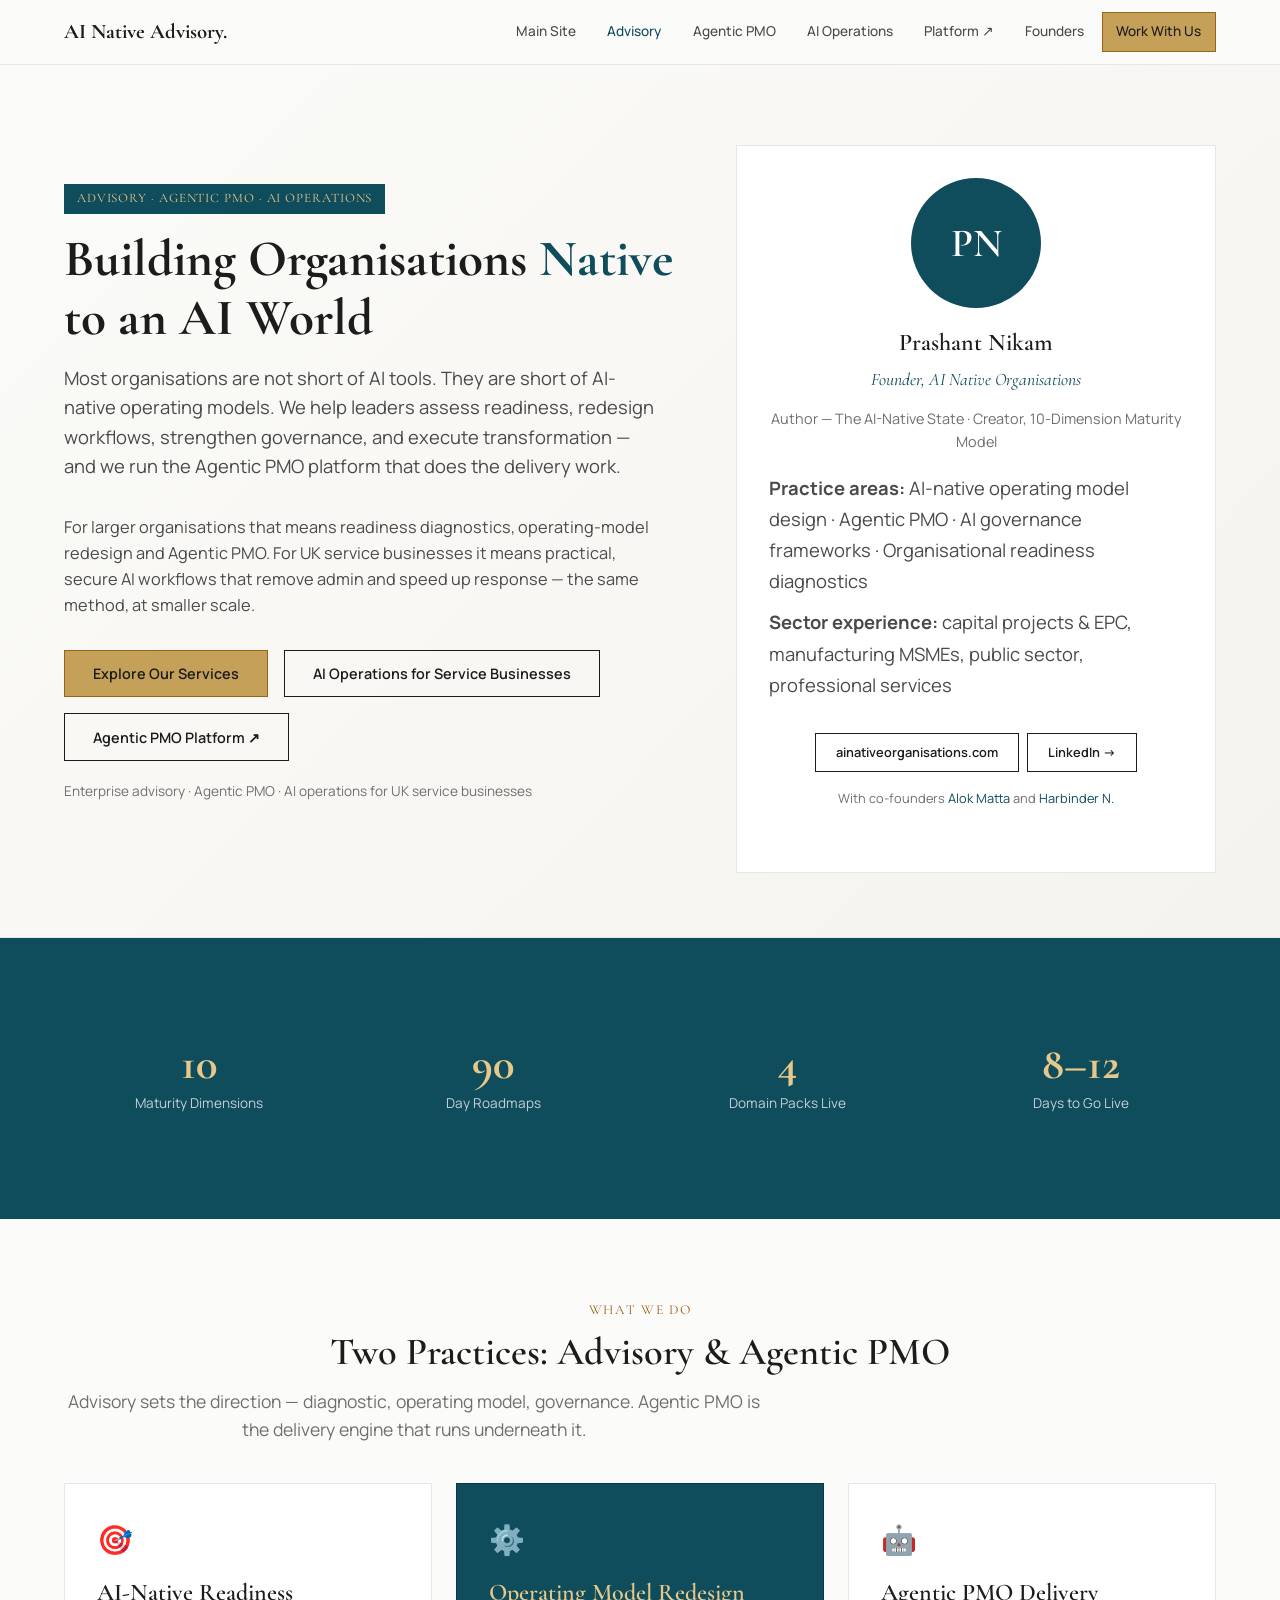
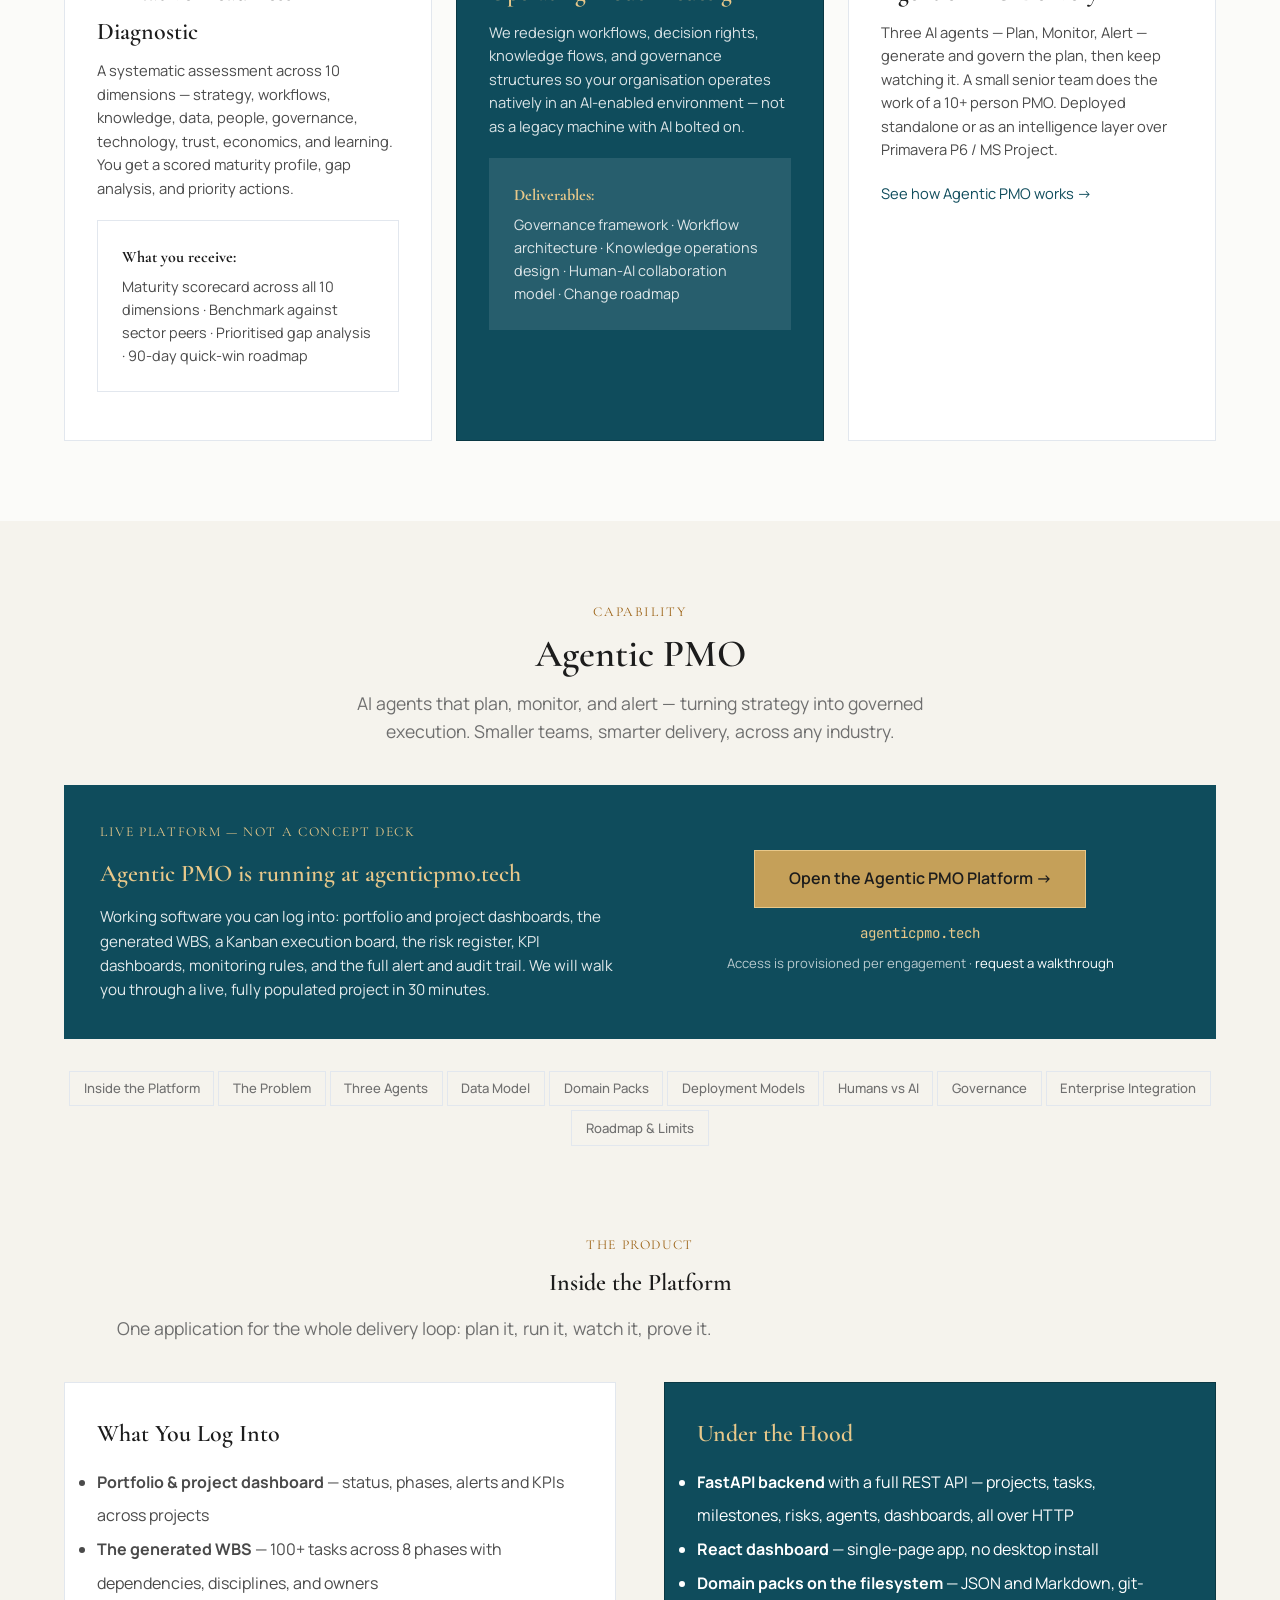
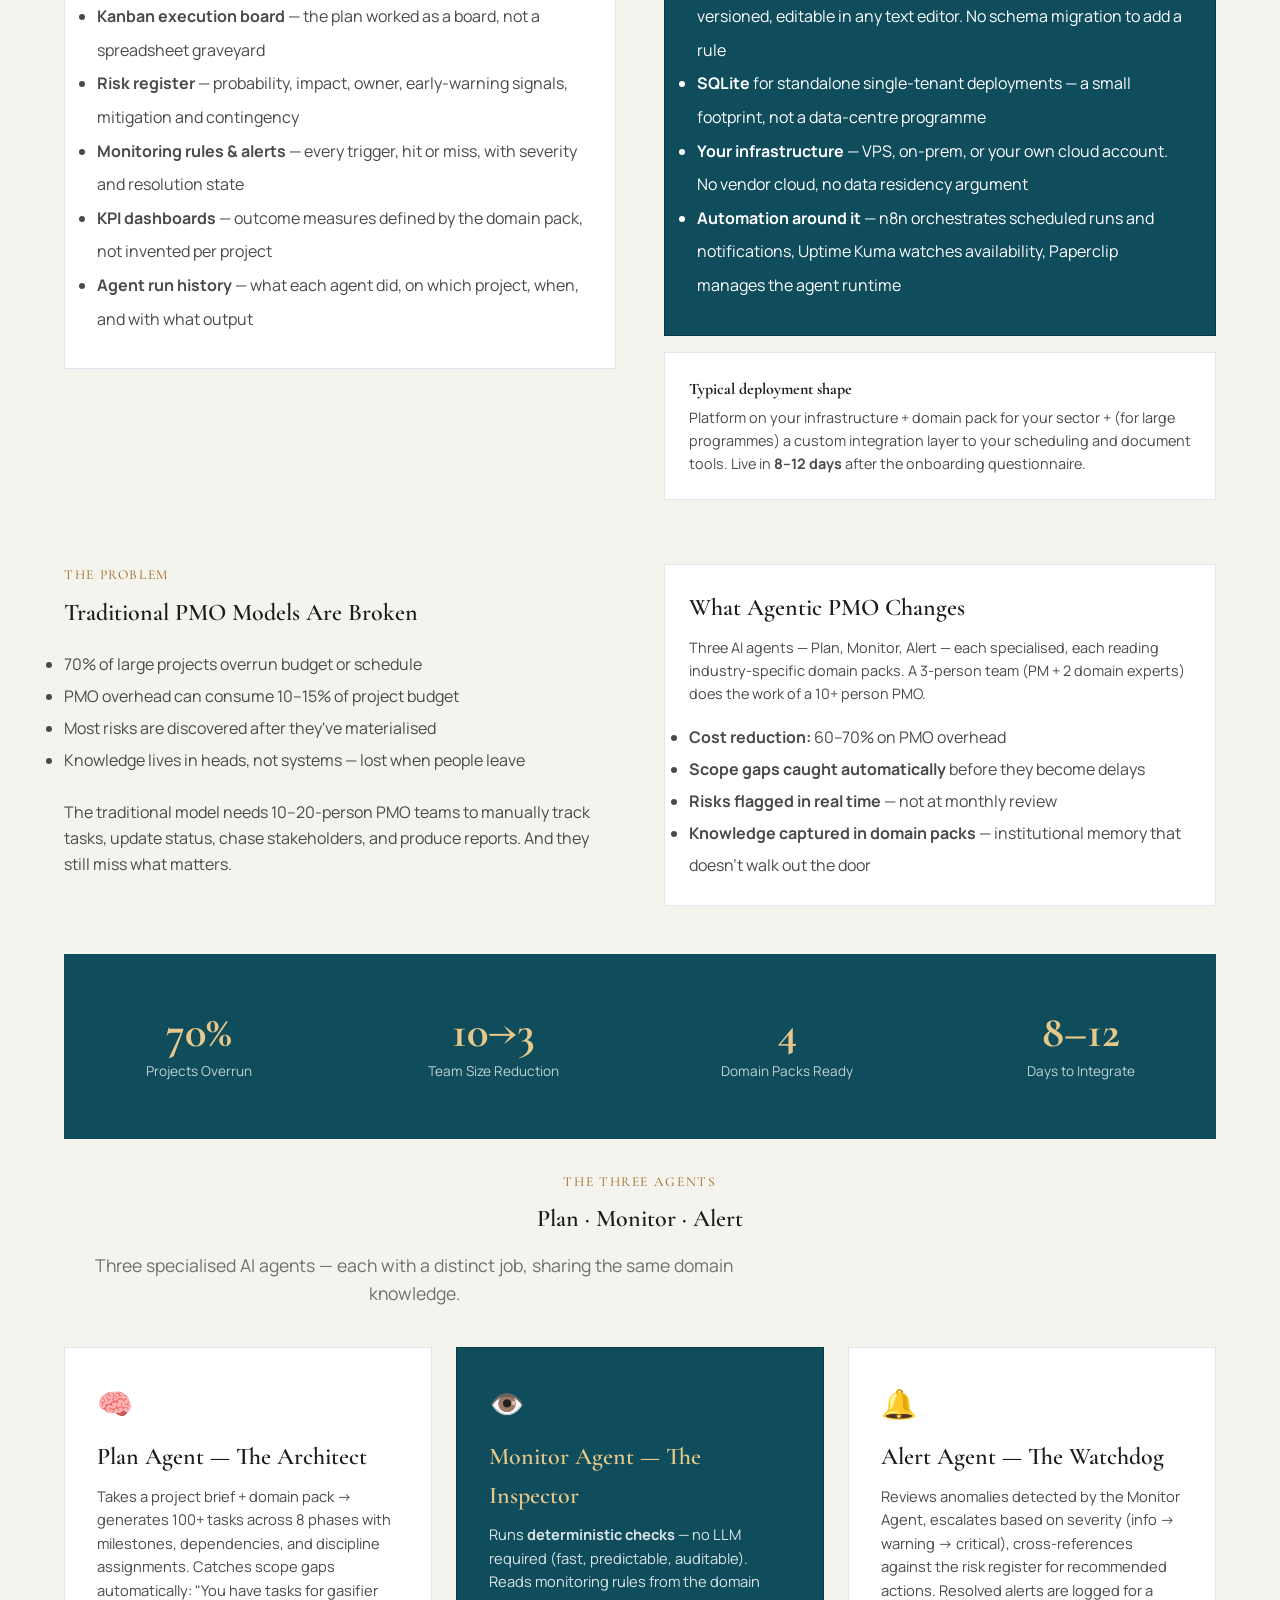
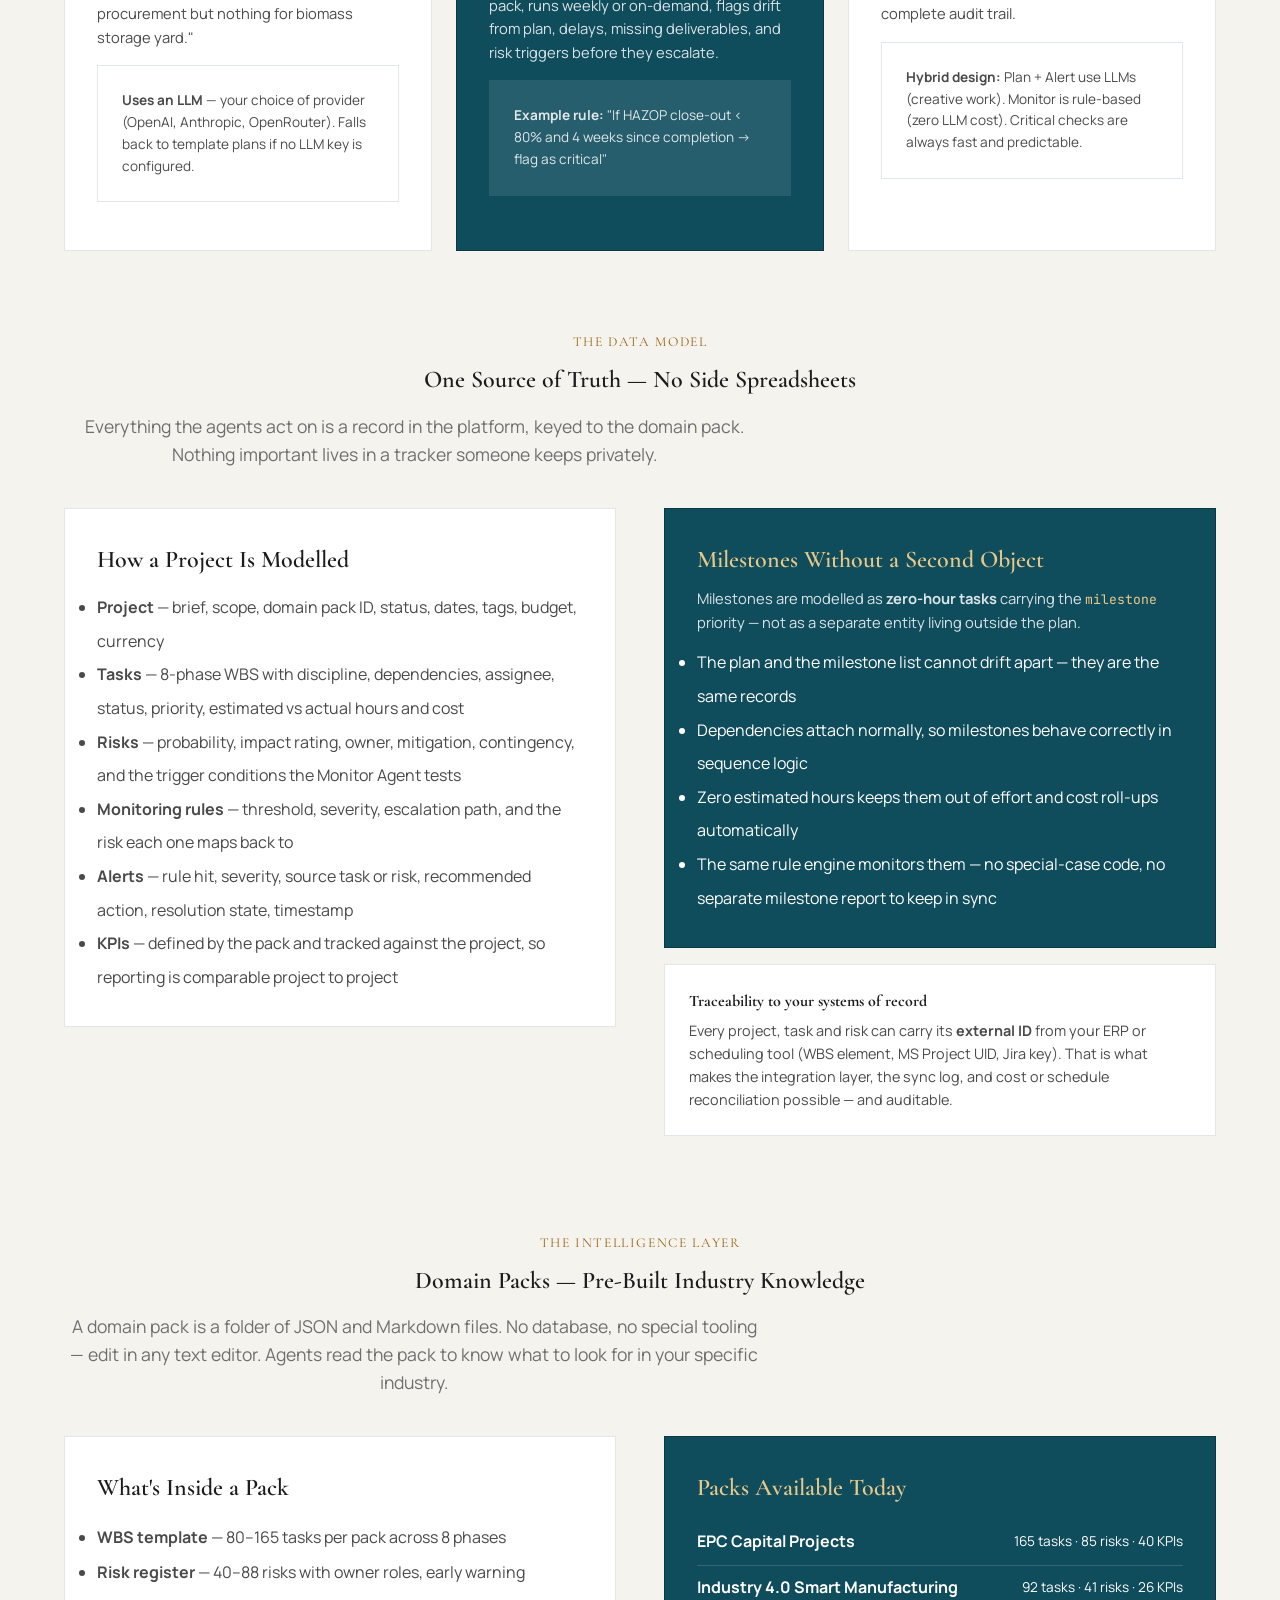
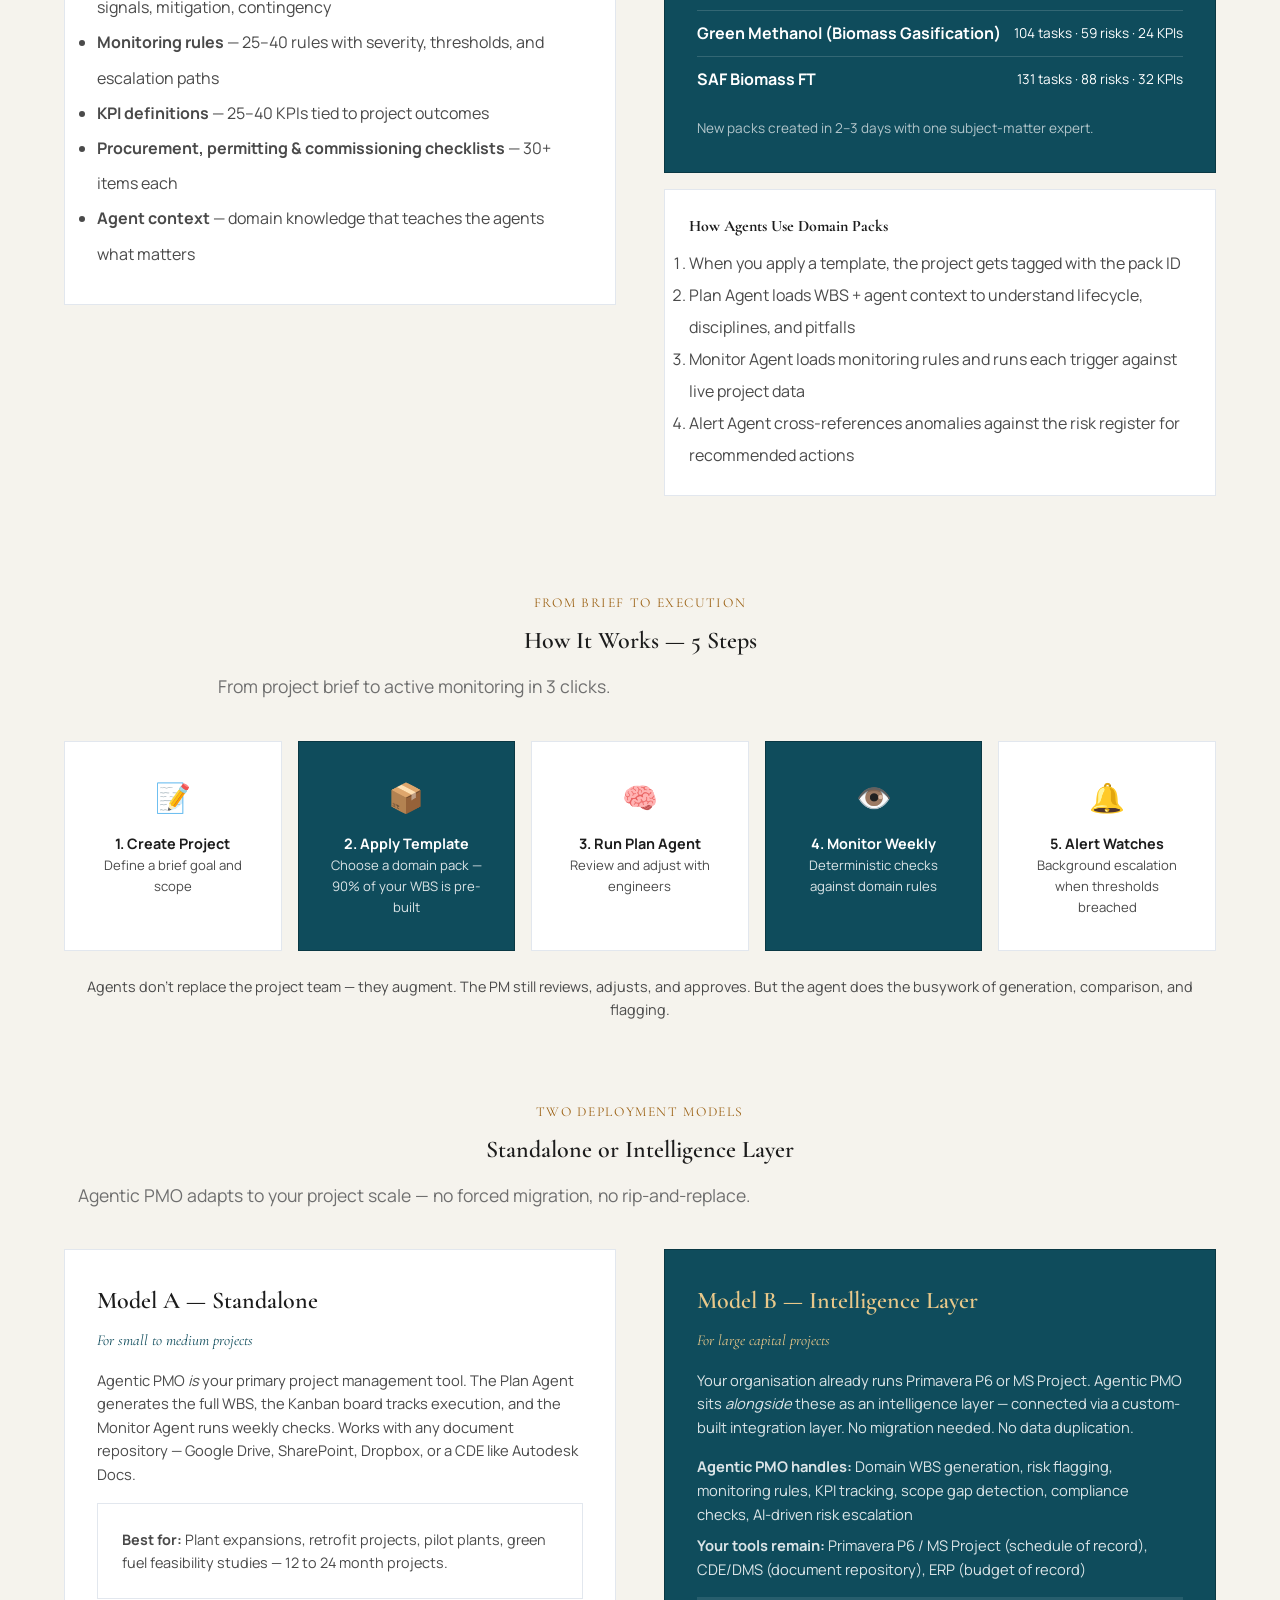
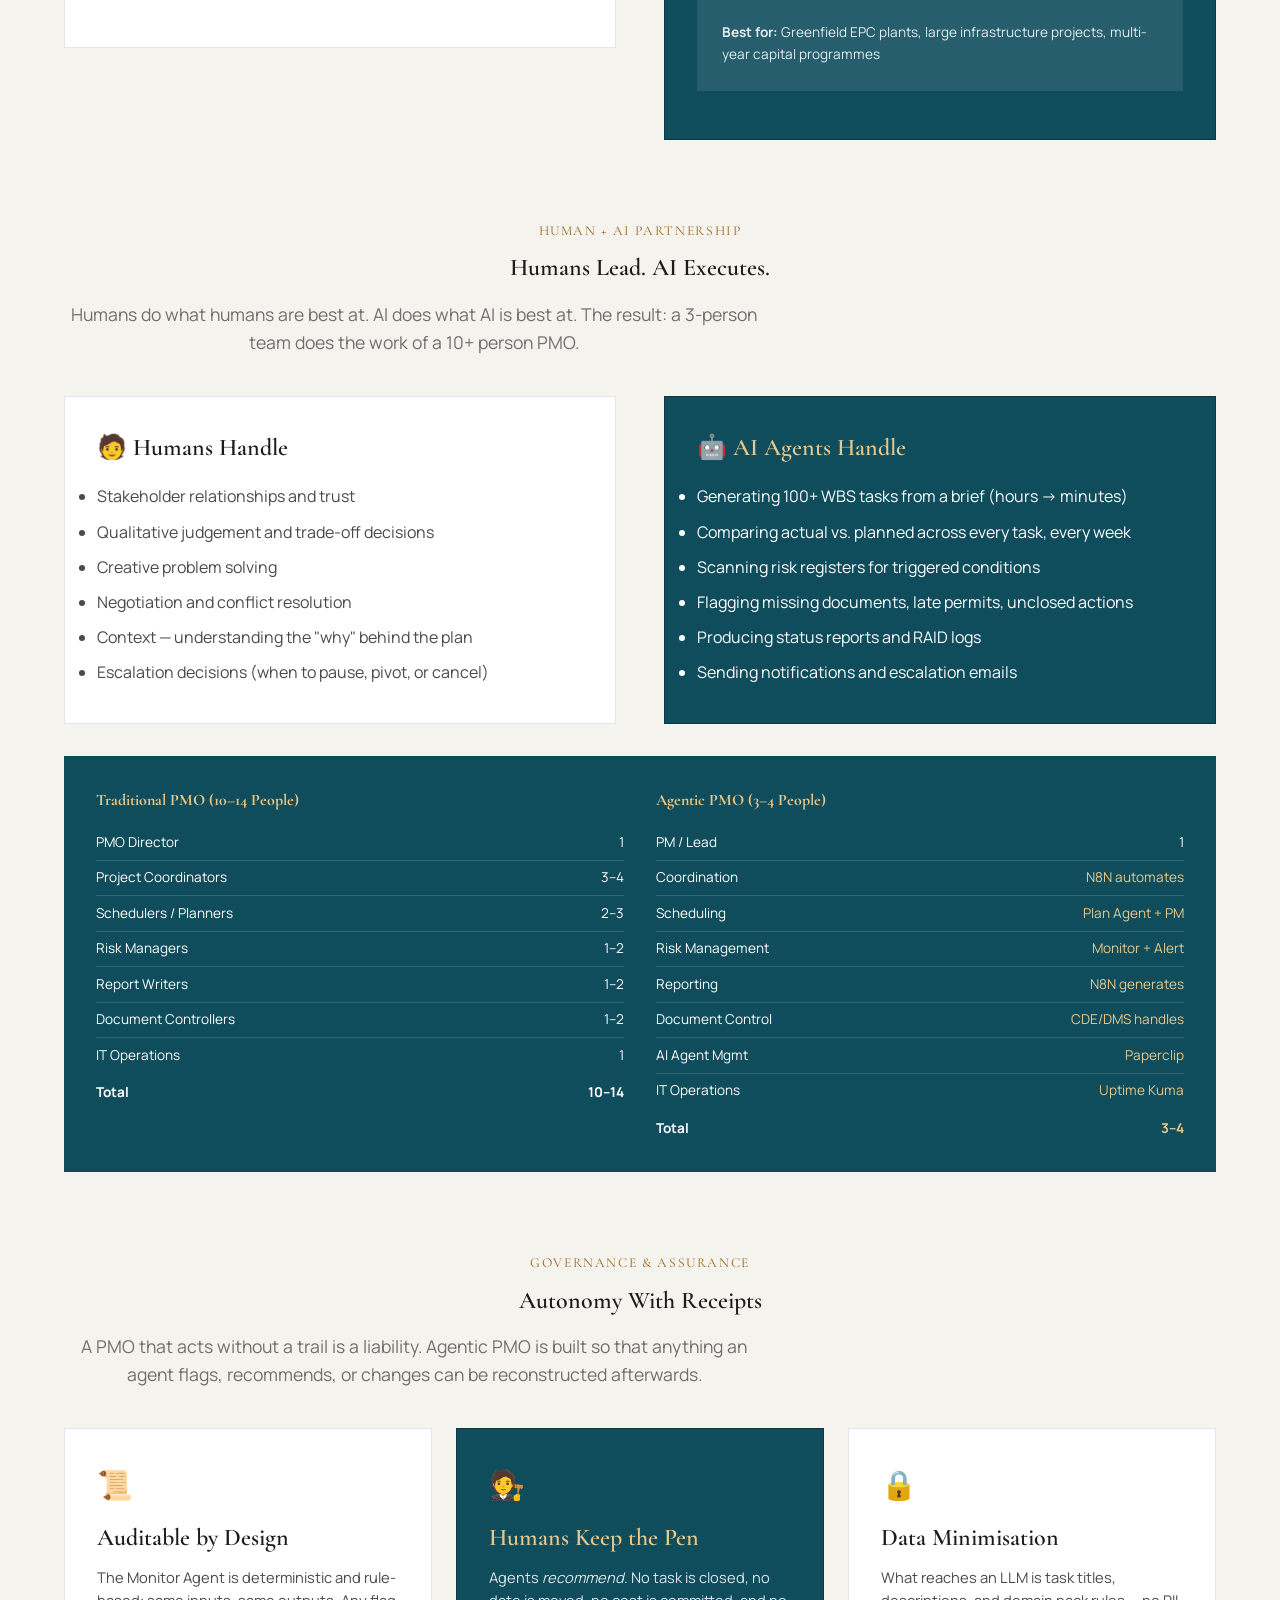
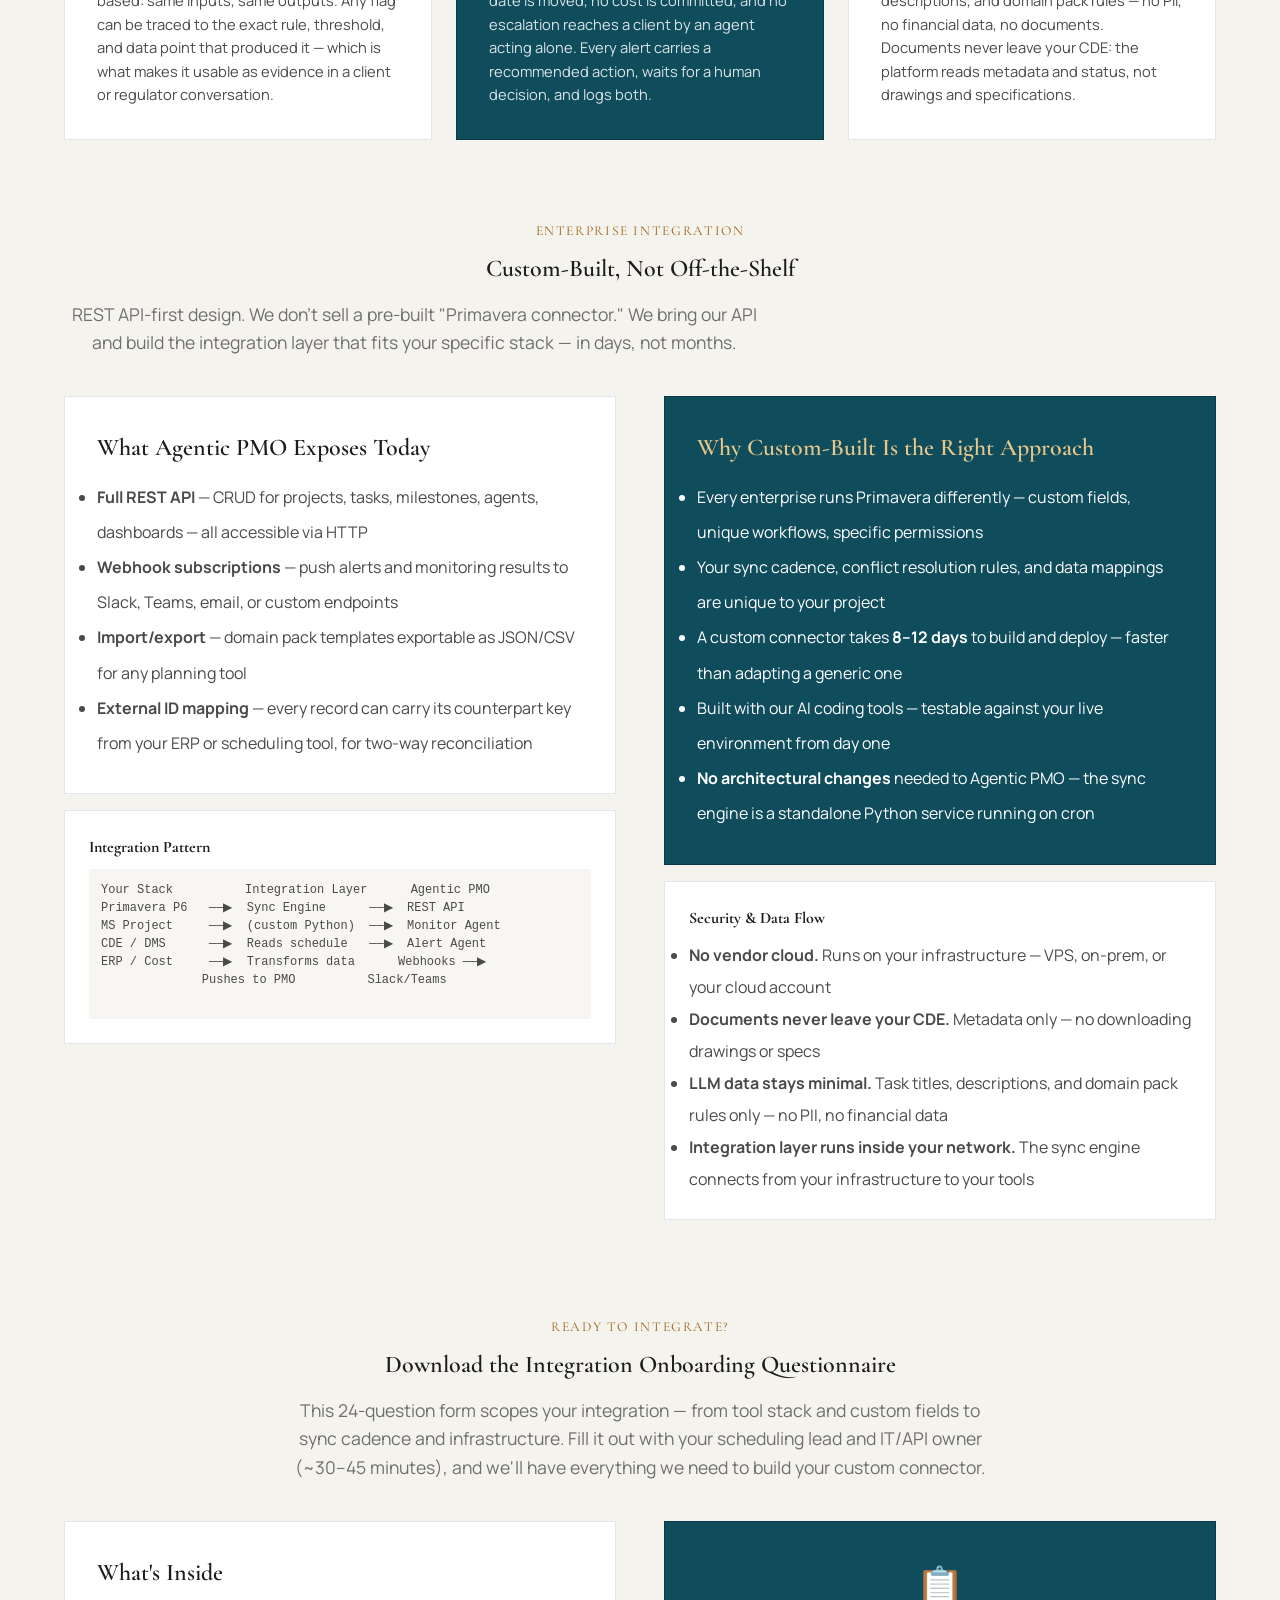
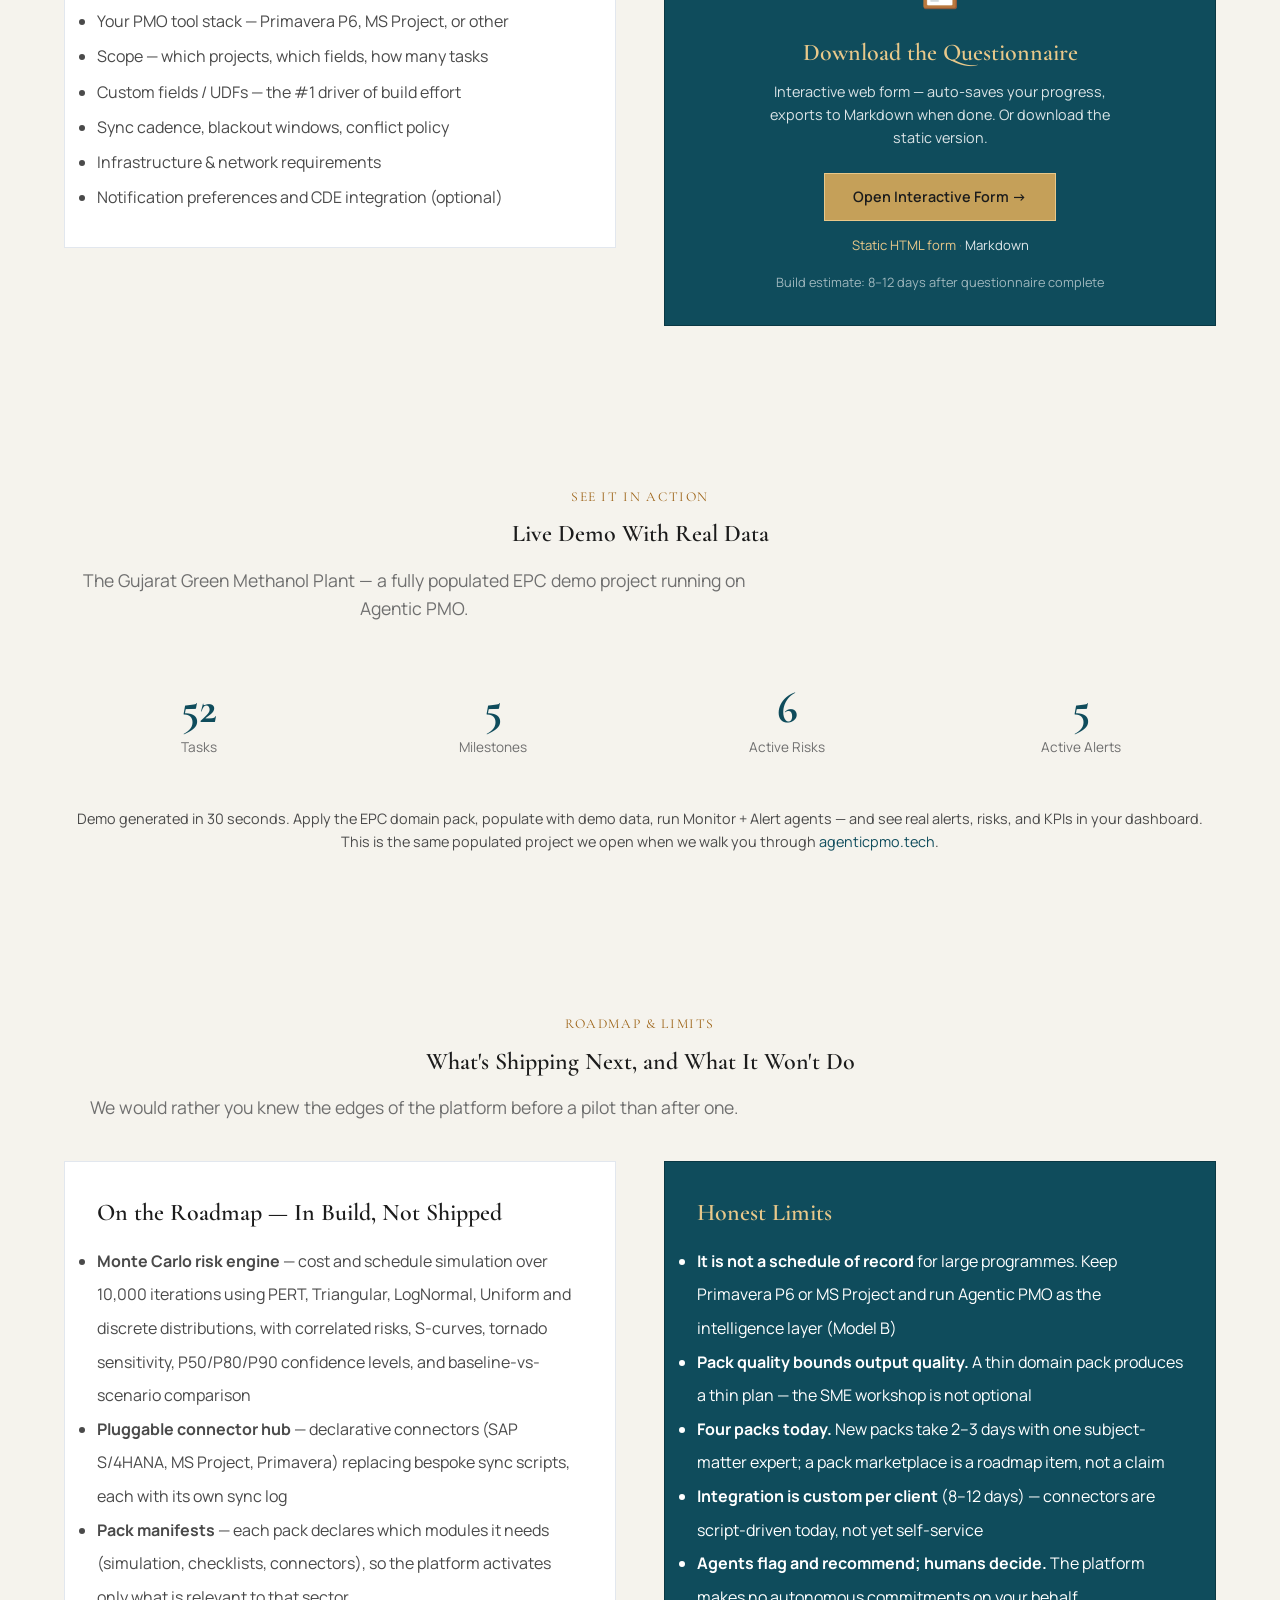
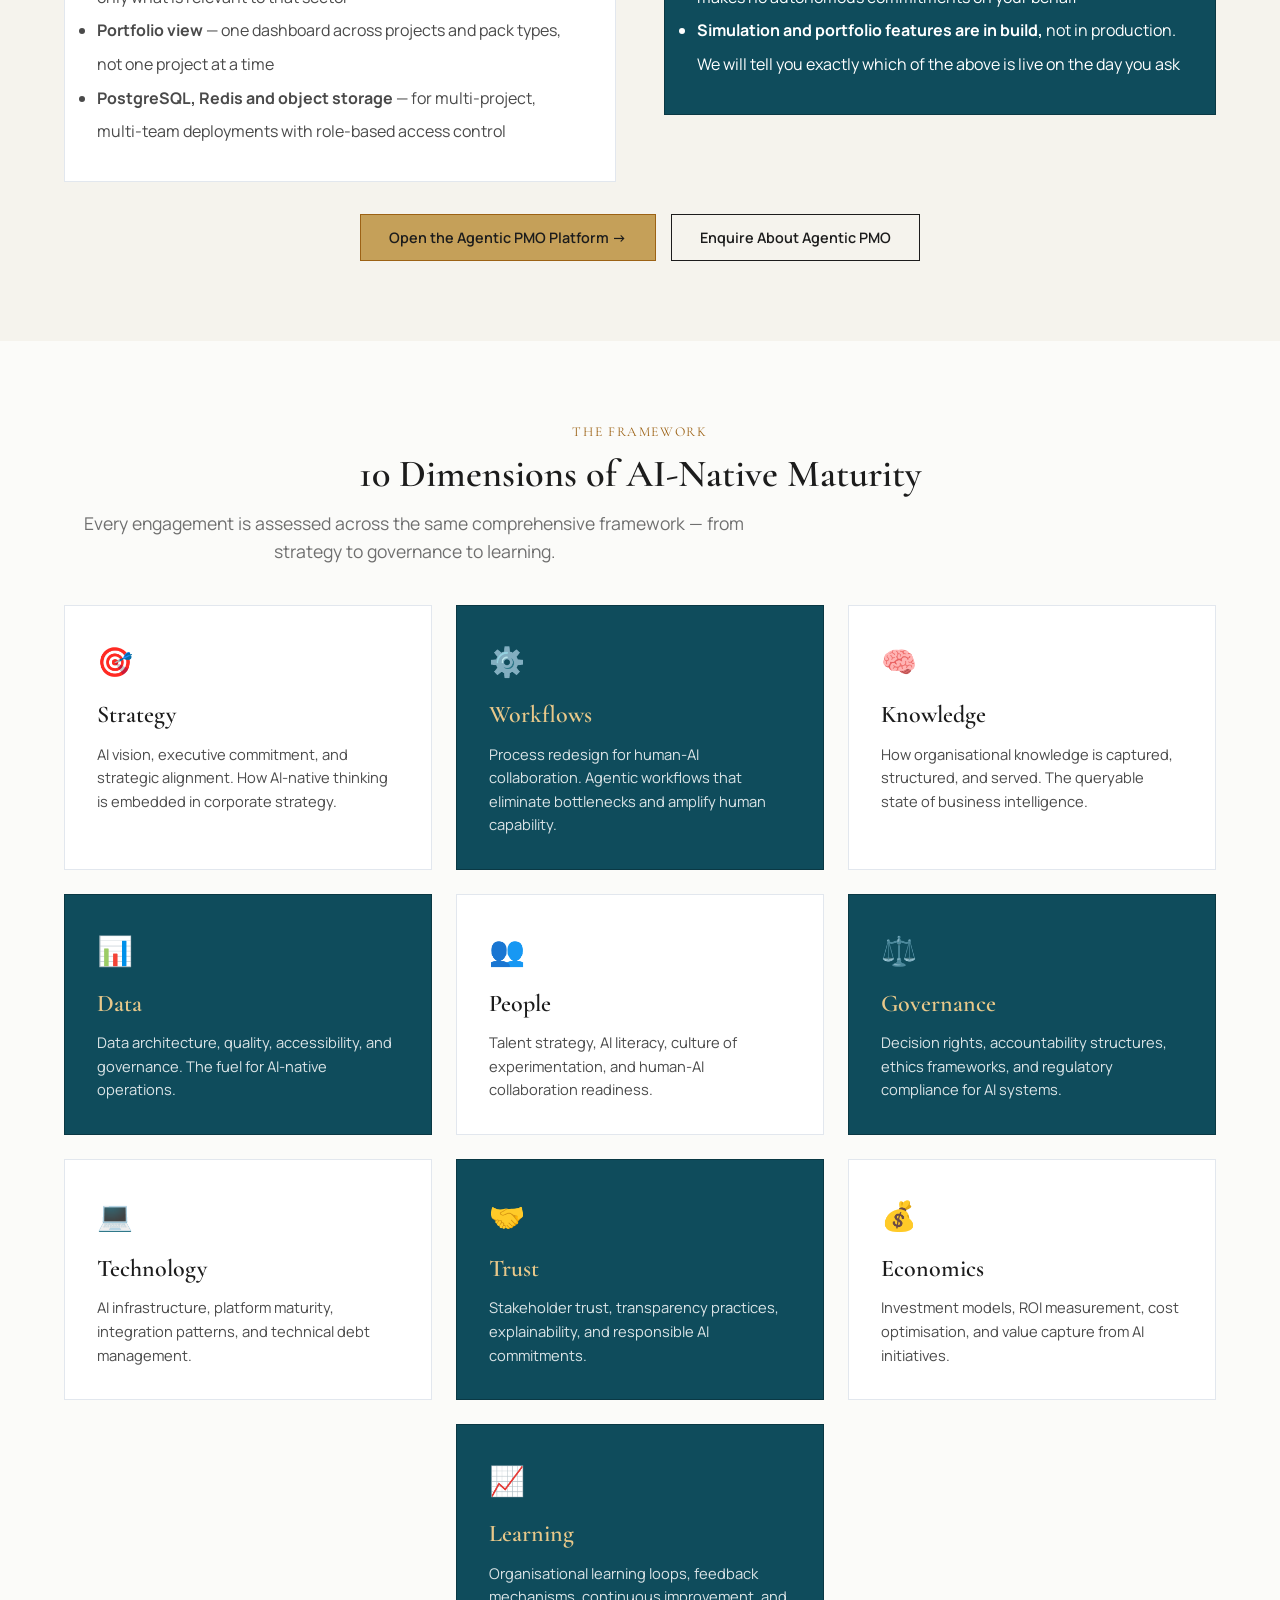
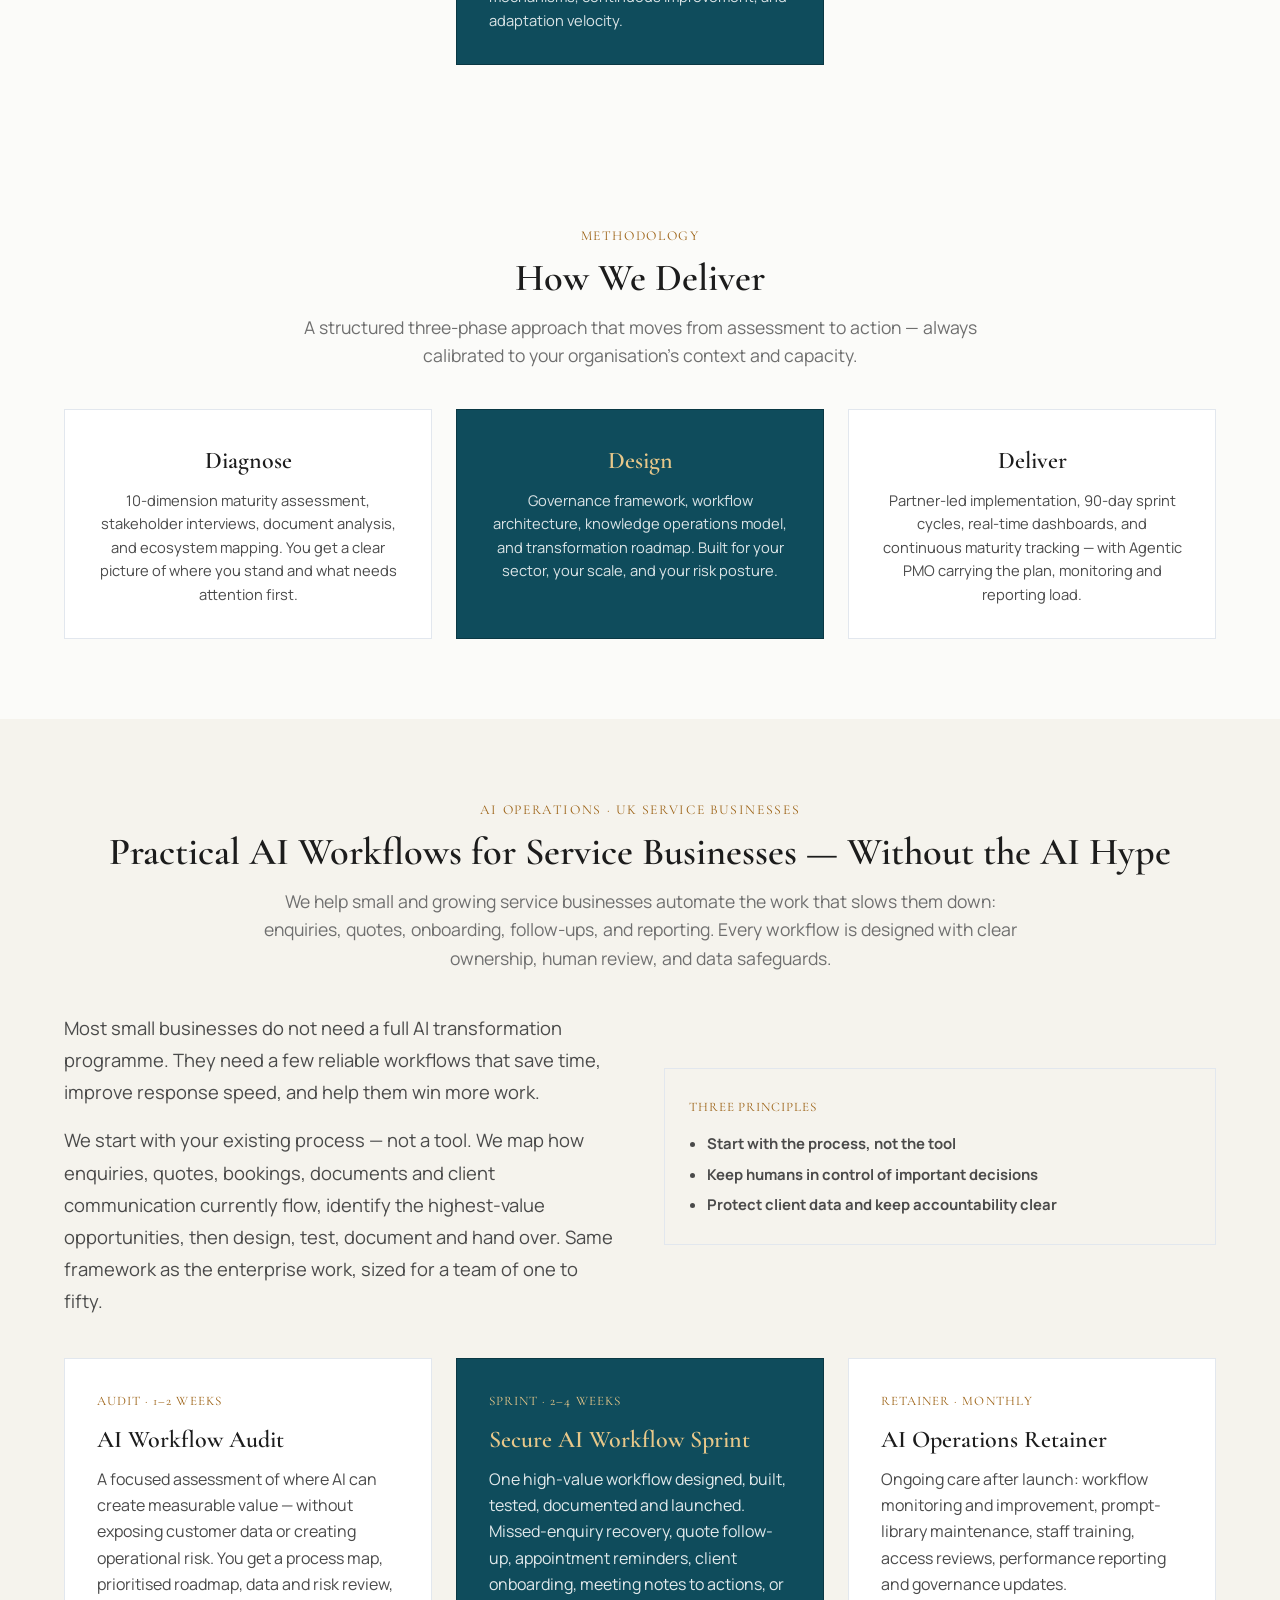
<file: index.html>
<!DOCTYPE html>
<html lang="en">
<head>
  <meta charset="UTF-8">
  <meta name="viewport" content="width=device-width, initial-scale=1.0">
  <title>AI Native Advisory — AI-Native Operating Models &amp; Agentic PMO</title>
  <link rel="stylesheet" href="styles.css">
  <meta name="description" content="AI Native Advisory designs AI-native operating models and deploys Agentic PMO — AI agents that plan, monitor and alert across complex programmes — and delivers practical AI workflows for UK service businesses.">
  <link rel="canonical" href="https://ainativeadvisory.co.uk/">
  <meta name="robots" content="index,follow,max-image-preview:large">
  <meta property="og:title" content="AI Native Advisory — Advisory &amp; Agentic PMO">
  <meta property="og:description" content="AI-native operating models and Agentic PMO for larger organisations, plus practical AI workflows for UK service businesses — audited, built and governed.">
  <meta property="og:type" content="website">
  <meta property="og:url" content="https://ainativeadvisory.co.uk/">
  <meta property="og:site_name" content="AI Native Advisory">
  <meta property="og:locale" content="en_GB">
  <meta property="og:image" content="https://ainativeadvisory.co.uk/assets/og-image.png">
  <meta property="og:image:width" content="1200">
  <meta property="og:image:height" content="630">
  <meta property="og:image:alt" content="AI Native Advisory — building organisations native to an AI world">
  <meta name="twitter:card" content="summary_large_image">
  <meta name="twitter:title" content="AI Native Advisory — Advisory &amp; Agentic PMO">
  <meta name="twitter:description" content="AI-native operating models, Agentic PMO, and practical AI workflows for UK service businesses.">
  <meta name="twitter:image" content="https://ainativeadvisory.co.uk/assets/og-image.png">
  <script type="application/ld+json">
  {
    "@context": "https://schema.org",
    "@graph": [
      {
        "@type": "Organization",
        "@id": "https://ainativeadvisory.co.uk/#organisation",
        "name": "AI Native Advisory",
        "alternateName": "AI Native Organisations",
        "url": "https://ainativeadvisory.co.uk/",
        "logo": "https://ainativeadvisory.co.uk/assets/og-image.png",
        "description": "Advisory practice designing AI-native operating models and deploying Agentic PMO, plus practical AI workflows for UK service businesses.",
        "email": "hello@ainativeorganisations.com",
        "areaServed": { "@type": "Country", "name": "United Kingdom" },
        "founder": {
          "@type": "Person",
          "name": "Prashant Nikam",
          "jobTitle": "Founder",
          "url": "https://www.linkedin.com/in/prashant-nikam-new/"
        },
        "knowsAbout": [
          "AI-native operating models",
          "AI governance",
          "AI maturity assessment",
          "Agentic PMO",
          "AI workflow automation"
        ],
        "sameAs": [
          "https://www.linkedin.com/in/prashant-nikam-new/",
          "https://ainativeorganisations.com",
          "https://agenticpmo.tech"
        ],
        "hasOfferCatalog": {
          "@type": "OfferCatalog",
          "name": "Advisory and delivery services",
          "itemListElement": [
            { "@type": "Offer", "itemOffered": { "@type": "Service", "name": "AI-Native Readiness Diagnostic", "url": "https://ainativeadvisory.co.uk/#services" } },
            { "@type": "Offer", "itemOffered": { "@type": "Service", "name": "Operating Model Redesign", "url": "https://ainativeadvisory.co.uk/#services" } },
            { "@type": "Offer", "itemOffered": { "@type": "Service", "name": "Agentic PMO Delivery", "url": "https://ainativeadvisory.co.uk/#agentic-pmo" } },
            { "@type": "Offer", "itemOffered": { "@type": "Service", "name": "AI Workflow Audit for Service Businesses", "url": "https://ainativeadvisory.co.uk/sme" } }
          ]
        }
      },
      {
        "@type": "WebSite",
        "@id": "https://ainativeadvisory.co.uk/#website",
        "url": "https://ainativeadvisory.co.uk/",
        "name": "AI Native Advisory",
        "inLanguage": "en-GB",
        "publisher": { "@id": "https://ainativeadvisory.co.uk/#organisation" }
      }
    ]
  }
  </script>
</head>
<body>

<!-- Navigation -->
<nav class="site-nav">
  <div class="nav-inner">
    <a class='nav-logo' href='/'>AI Native Advisory.</a>
    <button class="nav-toggle" onclick="toggleNav()" aria-label="Toggle navigation">
      <span></span><span></span><span></span>
    </button>
    <div class="nav-links" id="navLinks">
      <a href="https://ainativeorganisations.com" target="_blank" rel="noopener">Main Site</a>
      <a class='active' href='/'>Advisory</a>
      <a href="#agentic-pmo">Agentic PMO</a>
      <a href="/sme.html">AI Operations</a>
      <a href="https://agenticpmo.tech" target="_blank" rel="noopener">Platform ↗</a>
      <a href="#team">Founders</a>
      <a href="#contact" class="btn btn-gold btn-sm">Work With Us</a>
    </div>
  </div>
</nav>

<!-- Hero -->
<section class="hero">
  <div class="container">
    <div class="hero-grid">
      <div>
        <div class="badge">Advisory · Agentic PMO · AI Operations</div>
        <h1>Building Organisations <span class="highlight">Native</span> to an AI World</h1>
        <p>Most organisations are not short of AI tools. They are short of AI-native operating models. We help leaders assess readiness, redesign workflows, strengthen governance, and execute transformation — and we run the Agentic PMO platform that does the delivery work.</p>
        <p style="font-size:1.02rem;">For larger organisations that means readiness diagnostics, operating-model redesign and Agentic PMO. For UK service businesses it means practical, secure AI workflows that remove admin and speed up response — the same method, at smaller scale.</p>
        <div class="hero-actions">
          <a href="#services" class="btn btn-gold">Explore Our Services</a>
          <a href="/sme.html" class="btn btn-outline">AI Operations for Service Businesses</a>
          <a href="https://agenticpmo.tech" target="_blank" rel="noopener" class="btn btn-outline">Agentic PMO Platform ↗</a>
        </div>
        <p style="margin-top:1.25rem;font-size:0.85rem;color:var(--color-ink-muted);">Enterprise advisory · Agentic PMO · AI operations for UK service businesses</p>
      </div>
      <div>
        <div class="researcher-card">
          <div class="avatar">PN</div>
          <h3>Prashant Nikam</h3>
          <div class="institution">Founder, AI Native Organisations</div>
          <div class="title">Author — The AI-Native State · Creator, 10-Dimension Maturity Model</div>
          <div style="margin: 1.25rem 0; text-align: left; font-size: 0.88rem; color: var(--color-ink-secondary); line-height: 1.7;">
            <p style="margin-bottom: 0.6rem;"><strong>Practice areas:</strong> AI-native operating model design · Agentic PMO · AI governance frameworks · Organisational readiness diagnostics</p>
            <p><strong>Sector experience:</strong> capital projects &amp; EPC, manufacturing MSMEs, public sector, professional services</p>
          </div>
          <div style="display:flex;gap:0.5rem;margin-top:0.5rem;flex-wrap:wrap;justify-content:center;">
            <a href="https://ainativeorganisations.com" target="_blank" rel="noopener" class="btn btn-outline btn-sm" style="font-size:0.8rem;">ainativeorganisations.com</a>
            <a href="https://www.linkedin.com/in/prashant-nikam-new/" target="_blank" rel="noopener" class="btn btn-outline btn-sm" style="font-size:0.8rem;">LinkedIn →</a>
          </div>
          <p style="margin-top:1rem;font-size:0.8rem;color:var(--color-ink-muted);line-height:1.6;">
            With co-founders <a href="https://www.linkedin.com/in/alokmatta/" target="_blank" rel="noopener">Alok Matta</a> and <a href="https://www.linkedin.com/in/harbinder-n-43028b19a/" target="_blank" rel="noopener">Harbinder N.</a>
          </p>
        </div>
      </div>
    </div>
  </div>
</section>

<!-- Stats -->
<section class="section section-dark text-center">
  <div class="container">
    <div class="stats-row">
      <div class="stat-card">
        <div class="num">10</div>
        <div class="label">Maturity Dimensions</div>
      </div>
      <div class="stat-card">
        <div class="num">90</div>
        <div class="label">Day Roadmaps</div>
      </div>
      <div class="stat-card">
        <div class="num">4</div>
        <div class="label">Domain Packs Live</div>
      </div>
      <div class="stat-card">
        <div class="num">8–12</div>
        <div class="label">Days to Go Live</div>
      </div>
    </div>
  </div>
</section>

<!-- Services -->
<section class="section" id="services">
  <div class="container">
    <span class="eyebrow text-center">What We Do</span>
    <h2 class="section-title text-center">Two Practices: Advisory &amp; Agentic PMO</h2>
    <p class="section-subtitle text-center">Advisory sets the direction — diagnostic, operating model, governance. Agentic PMO is the delivery engine that runs underneath it.</p>

    <div class="card-grid card-grid-3">
      <div class="card">
        <div class="card-icon">🎯</div>
        <h3>AI-Native Readiness Diagnostic</h3>
        <p>A systematic assessment across 10 dimensions — strategy, workflows, knowledge, data, people, governance, technology, trust, economics, and learning. You get a scored maturity profile, gap analysis, and priority actions.</p>
        <div class="phase-card" style="margin-top:1.25rem;">
          <h4>What you receive:</h4>
          <p>Maturity scorecard across all 10 dimensions · Benchmark against sector peers · Prioritised gap analysis · 90-day quick-win roadmap</p>
        </div>
      </div>
      <div class="card card-dark">
        <div class="card-icon">⚙️</div>
        <h3>Operating Model Redesign</h3>
        <p>We redesign workflows, decision rights, knowledge flows, and governance structures so your organisation operates natively in an AI-enabled environment — not as a legacy machine with AI bolted on.</p>
        <div class="phase-card phase-card--on-dark" style="margin-top:1.25rem;background:rgba(255,255,255,0.1);border-color:transparent;">
          <h4 style="color:var(--color-gold-ink);">Deliverables:</h4>
          <p style="color:rgba(255,255,255,0.85);">Governance framework · Workflow architecture · Knowledge operations design · Human-AI collaboration model · Change roadmap</p>
        </div>
      </div>
      <div class="card">
        <div class="card-icon">🤖</div>
        <h3>Agentic PMO Delivery</h3>
        <p>Three AI agents — Plan, Monitor, Alert — generate and govern the plan, then keep watching it. A small senior team does the work of a 10+ person PMO. Deployed standalone or as an intelligence layer over Primavera P6 / MS Project.</p>
        <p style="margin-top:1.25rem;"><a href="#agentic-pmo">See how Agentic PMO works →</a></p>
      </div>
    </div>
  </div>
</section>

<!-- Agentic PMO — Expanded Section -->
<section class="section section-cream" id="agentic-pmo">
<div class="container">
<span class="eyebrow text-center">Capability</span>
<h2 class="section-title text-center">Agentic PMO</h2>
<p class="section-subtitle text-center" style="max-width: 650px; margin-left: auto; margin-right: auto;">
  AI agents that plan, monitor, and alert — turning strategy into governed execution. Smaller teams, smarter delivery, across any industry.
</p>

<!-- LIVE PLATFORM BANNER -->
<div class="section-dark" style="padding: 2.25rem; margin: 0.5rem 0 2rem;">
  <div class="cols-2" style="gap:2.5rem;align-items:center;">
    <div>
      <span class="eyebrow" style="margin-bottom:0.75rem;">Live Platform — Not a Concept Deck</span>
      <h3 style="color: var(--color-gold-ink);margin-bottom:0.75rem;">Agentic PMO is running at agenticpmo.tech</h3>
      <p style="color:rgba(255,255,255,0.88);font-size:0.95rem;">
        Working software you can log into: portfolio and project dashboards, the generated WBS, a Kanban execution board, the risk register, KPI dashboards, monitoring rules, and the full alert and audit trail. We will walk you through a live, fully populated project in 30 minutes.
      </p>
    </div>
    <div class="text-center">
      <a href="https://agenticpmo.tech" target="_blank" rel="noopener" class="btn btn-gold" style="font-size:1rem;padding:0.95rem 2.1rem;">Open the Agentic PMO Platform →</a>
      <p style="margin-top:0.9rem;font-size:0.88rem;color: var(--color-gold-ink);font-family:var(--font-mono);">agenticpmo.tech</p>
      <p style="margin-top:0.5rem;font-size:0.82rem;color:rgba(255,255,255,0.7);">Access is provisioned per engagement · <a href="mailto:hello@ainativeorganisations.com?subject=Agentic%20PMO%20Platform%20Walkthrough" style="color:#fff;">request a walkthrough</a></p>
    </div>
  </div>
</div>

<!-- Section sub-nav -->
<div class="section-subnav">
  <a href="#pmo-platform">Inside the Platform</a>
  <a href="#pmo-problem">The Problem</a>
  <a href="#pmo-agents">Three Agents</a>
  <a href="#pmo-data">Data Model</a>
  <a href="#pmo-domain-packs">Domain Packs</a>
  <a href="#pmo-deployment">Deployment Models</a>
  <a href="#pmo-humans-vs-ai">Humans vs AI</a>
  <a href="#pmo-governance">Governance</a>
  <a href="#pmo-integration">Enterprise Integration</a>
  <a href="#pmo-roadmap">Roadmap &amp; Limits</a>
</div>

<!-- Inside the Platform -->
<div class="section" id="pmo-platform" style="padding-bottom: 0;">
  <div class="container" style="padding: 0;">
    <span class="eyebrow text-center">The Product</span>
    <h3 class="section-title text-center">Inside the Platform</h3>
    <p class="section-subtitle text-center">One application for the whole delivery loop: plan it, run it, watch it, prove it.</p>

    <div class="cols-2">
      <div>
        <div class="card">
          <h3>What You Log Into</h3>
          <ul style="margin-top: 0.75rem; color: var(--color-ink-secondary); line-height: 2.1;">
            <li><strong>Portfolio &amp; project dashboard</strong> — status, phases, alerts and KPIs across projects</li>
            <li><strong>The generated WBS</strong> — 100+ tasks across 8 phases with dependencies, disciplines, and owners</li>
            <li><strong>Kanban execution board</strong> — the plan worked as a board, not a spreadsheet graveyard</li>
            <li><strong>Risk register</strong> — probability, impact, owner, early-warning signals, mitigation and contingency</li>
            <li><strong>Monitoring rules &amp; alerts</strong> — every trigger, hit or miss, with severity and resolution state</li>
            <li><strong>KPI dashboards</strong> — outcome measures defined by the domain pack, not invented per project</li>
            <li><strong>Agent run history</strong> — what each agent did, on which project, when, and with what output</li>
          </ul>
        </div>
      </div>
      <div>
        <div class="card card-dark">
          <h3>Under the Hood</h3>
          <ul style="margin-top: 0.75rem; line-height: 2.1;">
            <li><strong>FastAPI backend</strong> with a full REST API — projects, tasks, milestones, risks, agents, dashboards, all over HTTP</li>
            <li><strong>React dashboard</strong> — single-page app, no desktop install</li>
            <li><strong>Domain packs on the filesystem</strong> — JSON and Markdown, git-versioned, editable in any text editor. No schema migration to add a rule</li>
            <li><strong>SQLite</strong> for standalone single-tenant deployments — a small footprint, not a data-centre programme</li>
            <li><strong>Your infrastructure</strong> — VPS, on-prem, or your own cloud account. No vendor cloud, no data residency argument</li>
            <li><strong>Automation around it</strong> — n8n orchestrates scheduled runs and notifications, Uptime Kuma watches availability, Paperclip manages the agent runtime</li>
          </ul>
        </div>
        <div class="phase-card" style="margin-top: 1rem;">
          <h4>Typical deployment shape</h4>
          <p>Platform on your infrastructure + domain pack for your sector + (for large programmes) a custom integration layer to your scheduling and document tools. Live in <strong>8–12 days</strong> after the onboarding questionnaire.</p>
        </div>
      </div>
    </div>
  </div>
</div>

<!-- Problem section -->
<div class="cols-2" id="pmo-problem" style="margin-top: 3rem;">
  <div>
    <span class="eyebrow">The Problem</span>
    <h3 style="margin-bottom: 1rem;">Traditional PMO Models Are Broken</h3>
    <ul style="color: var(--color-ink-secondary); line-height: 2;">
      <li>70% of large projects overrun budget or schedule</li>
      <li>PMO overhead can consume 10–15% of project budget</li>
      <li>Most risks are discovered after they've materialised</li>
      <li>Knowledge lives in heads, not systems — lost when people leave</li>
    </ul>
    <p style="color: var(--color-ink-secondary); margin-top: 1.5rem;">
      The traditional model needs 10–20-person PMO teams to manually track tasks, update status, chase stakeholders, and produce reports. And they still miss what matters.
    </p>
  </div>
  <div>
    <div class="phase-card">
      <h3>What Agentic PMO Changes</h3>
      <p style="margin-top: 0.5rem;">Three AI agents — Plan, Monitor, Alert — each specialised, each reading industry-specific domain packs. A 3-person team (PM + 2 domain experts) does the work of a 10+ person PMO.</p>
      <ul style="margin-top: 1rem; color: var(--color-ink-secondary); line-height: 2;">
        <li><strong>Cost reduction:</strong> 60–70% on PMO overhead</li>
        <li><strong>Scope gaps caught automatically</strong> before they become delays</li>
        <li><strong>Risks flagged in real time</strong> — not at monthly review</li>
        <li><strong>Knowledge captured in domain packs</strong> — institutional memory that doesn't walk out the door</li>
      </ul>
    </div>
  </div>
</div>

<!-- Stats bar -->
<div class="section section-dark" style="padding: 2rem 0; margin: 2rem 0;">
  <div class="stats-row">
    <div class="stat-card">
      <div class="num">70%</div>
      <div class="label">Projects Overrun</div>
    </div>
    <div class="stat-card">
      <div class="num">10→3</div>
      <div class="label">Team Size Reduction</div>
    </div>
    <div class="stat-card">
      <div class="num">4</div>
      <div class="label">Domain Packs Ready</div>
    </div>
    <div class="stat-card">
      <div class="num">8–12</div>
      <div class="label">Days to Integrate</div>
    </div>
  </div>
</div>

<!-- Three Agents -->
<div id="pmo-agents">
  <span class="eyebrow text-center">The Three Agents</span>
  <h3 class="section-title text-center">Plan · Monitor · Alert</h3>
  <p class="section-subtitle text-center">Three specialised AI agents — each with a distinct job, sharing the same domain knowledge.</p>

  <div class="card-grid card-grid-3">
    <div class="card">
      <div class="card-icon">🧠</div>
      <h3>Plan Agent — The Architect</h3>
      <p>Takes a project brief + domain pack → generates 100+ tasks across 8 phases with milestones, dependencies, and discipline assignments. Catches scope gaps automatically: "You have tasks for gasifier procurement but nothing for biomass storage yard."</p>
      <div class="phase-card" style="margin-top: 1rem;">
        <p style="font-size: 0.85rem;"><strong>Uses an LLM</strong> — your choice of provider (OpenAI, Anthropic, OpenRouter). Falls back to template plans if no LLM key is configured.</p>
      </div>
    </div>
    <div class="card card-dark">
      <div class="card-icon">👁️</div>
      <h3>Monitor Agent — The Inspector</h3>
      <p>Runs <strong>deterministic checks</strong> — no LLM required (fast, predictable, auditable). Reads monitoring rules from the domain pack, runs weekly or on-demand, flags drift from plan, delays, missing deliverables, and risk triggers before they escalate.</p>
      <div class="phase-card phase-card--on-dark" style="margin-top: 1rem; background: rgba(255,255,255,0.1); border-color: transparent;">
        <p style="font-size: 0.85rem; color: rgba(255,255,255,0.85);"><strong>Example rule:</strong> "If HAZOP close-out < 80% and 4 weeks since completion → flag as critical"</p>
      </div>
    </div>
    <div class="card">
      <div class="card-icon">🔔</div>
      <h3>Alert Agent — The Watchdog</h3>
      <p>Reviews anomalies detected by the Monitor Agent, escalates based on severity (info → warning → critical), cross-references against the risk register for recommended actions. Resolved alerts are logged for a complete audit trail.</p>
      <div class="phase-card" style="margin-top: 1rem;">
        <p style="font-size: 0.85rem;"><strong>Hybrid design:</strong> Plan + Alert use LLMs (creative work). Monitor is rule-based (zero LLM cost). Critical checks are always fast and predictable.</p>
      </div>
    </div>
  </div>
</div>

<!-- Data Model -->
<div class="section" id="pmo-data" style="padding-bottom: 0;">
  <div class="container" style="padding: 0;">
    <span class="eyebrow text-center">The Data Model</span>
    <h3 class="section-title text-center">One Source of Truth — No Side Spreadsheets</h3>
    <p class="section-subtitle text-center">Everything the agents act on is a record in the platform, keyed to the domain pack. Nothing important lives in a tracker someone keeps privately.</p>

    <div class="cols-2">
      <div>
        <div class="card">
          <h3>How a Project Is Modelled</h3>
          <ul style="margin-top: 0.75rem; color: var(--color-ink-secondary); line-height: 2.1;">
            <li><strong>Project</strong> — brief, scope, domain pack ID, status, dates, tags, budget, currency</li>
            <li><strong>Tasks</strong> — 8-phase WBS with discipline, dependencies, assignee, status, priority, estimated vs actual hours and cost</li>
            <li><strong>Risks</strong> — probability, impact rating, owner, mitigation, contingency, and the trigger conditions the Monitor Agent tests</li>
            <li><strong>Monitoring rules</strong> — threshold, severity, escalation path, and the risk each one maps back to</li>
            <li><strong>Alerts</strong> — rule hit, severity, source task or risk, recommended action, resolution state, timestamp</li>
            <li><strong>KPIs</strong> — defined by the pack and tracked against the project, so reporting is comparable project to project</li>
          </ul>
        </div>
      </div>
      <div>
        <div class="card card-dark">
          <h3>Milestones Without a Second Object</h3>
          <p>Milestones are modelled as <strong>zero-hour tasks</strong> carrying the <code style="font-family:var(--font-mono);font-size:0.82rem;color: var(--color-gold-ink);">milestone</code> priority — not as a separate entity living outside the plan.</p>
          <ul style="margin-top: 0.75rem; line-height: 2.1;">
            <li>The plan and the milestone list cannot drift apart — they are the same records</li>
            <li>Dependencies attach normally, so milestones behave correctly in sequence logic</li>
            <li>Zero estimated hours keeps them out of effort and cost roll-ups automatically</li>
            <li>The same rule engine monitors them — no special-case code, no separate milestone report to keep in sync</li>
          </ul>
        </div>
        <div class="phase-card" style="margin-top: 1rem;">
          <h4>Traceability to your systems of record</h4>
          <p>Every project, task and risk can carry its <strong>external ID</strong> from your ERP or scheduling tool (WBS element, MS Project UID, Jira key). That is what makes the integration layer, the sync log, and cost or schedule reconciliation possible — and auditable.</p>
        </div>
      </div>
    </div>
  </div>
</div>

<!-- Domain Packs -->
<div class="section" id="pmo-domain-packs" style="padding-bottom: 0;">
  <div class="container" style="padding: 0;">
    <span class="eyebrow text-center">The Intelligence Layer</span>
    <h3 class="section-title text-center">Domain Packs — Pre-Built Industry Knowledge</h3>
    <p class="section-subtitle text-center">A domain pack is a folder of JSON and Markdown files. No database, no special tooling — edit in any text editor. Agents read the pack to know what to look for in your specific industry.</p>

    <div class="cols-2">
      <div>
        <div class="card">
          <h3>What's Inside a Pack</h3>
          <ul style="margin-top: 0.75rem; color: var(--color-ink-secondary); line-height: 2.2;">
            <li><strong>WBS template</strong> — 80–165 tasks per pack across 8 phases</li>
            <li><strong>Risk register</strong> — 40–88 risks with owner roles, early warning signals, mitigation, contingency</li>
            <li><strong>Monitoring rules</strong> — 25–40 rules with severity, thresholds, and escalation paths</li>
            <li><strong>KPI definitions</strong> — 25–40 KPIs tied to project outcomes</li>
            <li><strong>Procurement, permitting &amp; commissioning checklists</strong> — 30+ items each</li>
            <li><strong>Agent context</strong> — domain knowledge that teaches the agents what matters</li>
          </ul>
        </div>
      </div>
      <div>
        <div class="card card-dark">
          <h3>Packs Available Today</h3>
          <table style="width: 100%; margin-top: 0.75rem; border-collapse: collapse;">
            <tr style="border-bottom: 1px solid rgba(255,255,255,0.15);">
              <td style="padding: 0.6rem 0;"><strong>EPC Capital Projects</strong></td>
              <td style="padding: 0.6rem 0; text-align: right; font-size: 0.85rem;">165 tasks · 85 risks · 40 KPIs</td>
            </tr>
            <tr style="border-bottom: 1px solid rgba(255,255,255,0.15);">
              <td style="padding: 0.6rem 0;"><strong>Industry 4.0 Smart Manufacturing</strong></td>
              <td style="padding: 0.6rem 0; text-align: right; font-size: 0.85rem;">92 tasks · 41 risks · 26 KPIs</td>
            </tr>
            <tr style="border-bottom: 1px solid rgba(255,255,255,0.15);">
              <td style="padding: 0.6rem 0;"><strong>Green Methanol (Biomass Gasification)</strong></td>
              <td style="padding: 0.6rem 0; text-align: right; font-size: 0.85rem;">104 tasks · 59 risks · 24 KPIs</td>
            </tr>
            <tr>
              <td style="padding: 0.6rem 0;"><strong>SAF Biomass FT</strong></td>
              <td style="padding: 0.6rem 0; text-align: right; font-size: 0.85rem;">131 tasks · 88 risks · 32 KPIs</td>
            </tr>
          </table>
          <p style="margin-top: 1rem; font-size: 0.85rem; opacity: 0.8;">New packs created in 2–3 days with one subject-matter expert.</p>
        </div>
        <div class="phase-card" style="margin-top: 1rem;">
          <h4>How Agents Use Domain Packs</h4>
          <ol style="margin-top: 0.5rem; color: var(--color-ink-secondary); line-height: 2;">
            <li>When you apply a template, the project gets tagged with the pack ID</li>
            <li>Plan Agent loads WBS + agent context to understand lifecycle, disciplines, and pitfalls</li>
            <li>Monitor Agent loads monitoring rules and runs each trigger against live project data</li>
            <li>Alert Agent cross-references anomalies against the risk register for recommended actions</li>
          </ol>
        </div>
      </div>
    </div>
  </div>
</div>

<!-- Workflow -->
<div class="section" id="pmo-workflow" style="padding-bottom: 0;">
  <div class="container" style="padding: 0;">
    <span class="eyebrow text-center">From Brief to Execution</span>
    <h3 class="section-title text-center">How It Works — 5 Steps</h3>
    <p class="section-subtitle text-center">From project brief to active monitoring in 3 clicks.</p>

    <div style="display: grid; grid-template-columns: repeat(5, 1fr); gap: 1rem;">
      <div class="card text-center">
        <div class="card-icon">📝</div>
        <h4 style="font-family: var(--font-sans); font-size: 0.9rem;">1. Create Project</h4>
        <p style="font-size: 0.82rem;">Define a brief goal and scope</p>
      </div>
      <div class="card card-dark text-center">
        <div class="card-icon">📦</div>
        <h4 style="font-family: var(--font-sans); font-size: 0.9rem;">2. Apply Template</h4>
        <p style="font-size: 0.82rem;">Choose a domain pack — 90% of your WBS is pre-built</p>
      </div>
      <div class="card text-center">
        <div class="card-icon">🧠</div>
        <h4 style="font-family: var(--font-sans); font-size: 0.9rem;">3. Run Plan Agent</h4>
        <p style="font-size: 0.82rem;">Review and adjust with engineers</p>
      </div>
      <div class="card card-dark text-center">
        <div class="card-icon">👁️</div>
        <h4 style="font-family: var(--font-sans); font-size: 0.9rem;">4. Monitor Weekly</h4>
        <p style="font-size: 0.82rem;">Deterministic checks against domain rules</p>
      </div>
      <div class="card text-center">
        <div class="card-icon">🔔</div>
        <h4 style="font-family: var(--font-sans); font-size: 0.9rem;">5. Alert Watches</h4>
        <p style="font-size: 0.82rem;">Background escalation when thresholds breached</p>
      </div>
    </div>
    <p style="text-align: center; margin-top: 1.5rem; color: var(--color-ink-secondary); font-size: 0.9rem;">
      Agents don't replace the project team — they augment. The PM still reviews, adjusts, and approves. But the agent does the busywork of generation, comparison, and flagging.
    </p>
  </div>
</div>

<!-- Deployment Models -->
<div class="section" id="pmo-deployment" style="padding-bottom: 0;">
  <div class="container" style="padding: 0;">
    <span class="eyebrow text-center">Two Deployment Models</span>
    <h3 class="section-title text-center">Standalone or Intelligence Layer</h3>
    <p class="section-subtitle text-center">Agentic PMO adapts to your project scale — no forced migration, no rip-and-replace.</p>

    <div class="cols-2">
      <div class="card">
        <h3>Model A — Standalone</h3>
        <p style="color: var(--color-teal); font-family: var(--font-serif); font-size: 0.95rem; font-style: italic; margin: 0.5rem 0 1rem;">For small to medium projects</p>
        <p style="color: var(--color-ink-secondary); margin-bottom: 1rem;">Agentic PMO <em>is</em> your primary project management tool. The Plan Agent generates the full WBS, the Kanban board tracks execution, and the Monitor Agent runs weekly checks. Works with any document repository — Google Drive, SharePoint, Dropbox, or a CDE like Autodesk Docs.</p>
        <div class="phase-card">
          <p><strong>Best for:</strong> Plant expansions, retrofit projects, pilot plants, green fuel feasibility studies — 12 to 24 month projects.</p>
        </div>
      </div>
      <div class="card card-dark">
        <h3>Model B — Intelligence Layer</h3>
        <p style="color: var(--color-gold-ink); font-family: var(--font-serif); font-size: 0.95rem; font-style: italic; margin: 0.5rem 0 1rem;">For large capital projects</p>
        <p style="margin-bottom: 1rem;">Your organisation already runs Primavera P6 or MS Project. Agentic PMO sits <em>alongside</em> these as an intelligence layer — connected via a custom-built integration layer. No migration needed. No data duplication.</p>
        <div style="font-size: 0.9rem; line-height: 1.8;">
          <p><strong>Agentic PMO handles:</strong> Domain WBS generation, risk flagging, monitoring rules, KPI tracking, scope gap detection, compliance checks, AI-driven risk escalation</p>
          <p style="margin-top: 0.5rem;"><strong>Your tools remain:</strong> Primavera P6 / MS Project (schedule of record), CDE/DMS (document repository), ERP (budget of record)</p>
        </div>
        <div class="phase-card phase-card--on-dark" style="margin-top: 1rem; background: rgba(255,255,255,0.1); border-color: transparent;">
          <p style="font-size: 0.85rem;"><strong>Best for:</strong> Greenfield EPC plants, large infrastructure projects, multi-year capital programmes</p>
        </div>
      </div>
    </div>
  </div>
</div>

<!-- Humans vs AI -->
<div class="section" id="pmo-humans-vs-ai" style="padding-bottom: 0;">
  <div class="container" style="padding: 0;">
    <span class="eyebrow text-center">Human + AI Partnership</span>
    <h3 class="section-title text-center">Humans Lead. AI Executes.</h3>
    <p class="section-subtitle text-center">Humans do what humans are best at. AI does what AI is best at. The result: a 3-person team does the work of a 10+ person PMO.</p>

    <div class="cols-2">
      <div>
        <div class="card">
          <h3>🧑 Humans Handle</h3>
          <ul style="margin-top: 0.75rem; color: var(--color-ink-secondary); line-height: 2.2;">
            <li>Stakeholder relationships and trust</li>
            <li>Qualitative judgement and trade-off decisions</li>
            <li>Creative problem solving</li>
            <li>Negotiation and conflict resolution</li>
            <li>Context — understanding the "why" behind the plan</li>
            <li>Escalation decisions (when to pause, pivot, or cancel)</li>
          </ul>
        </div>
      </div>
      <div>
        <div class="card card-dark">
          <h3>🤖 AI Agents Handle</h3>
          <ul style="margin-top: 0.75rem; line-height: 2.2;">
            <li>Generating 100+ WBS tasks from a brief (hours → minutes)</li>
            <li>Comparing actual vs. planned across every task, every week</li>
            <li>Scanning risk registers for triggered conditions</li>
            <li>Flagging missing documents, late permits, unclosed actions</li>
            <li>Producing status reports and RAID logs</li>
            <li>Sending notifications and escalation emails</li>
          </ul>
        </div>
      </div>
    </div>

    <div class="section-dark" style="padding: 2rem; margin-top: 2rem;">
      <div style="display: grid; grid-template-columns: 1fr 1fr; gap: 2rem;">
        <div>
          <h4 style="color: var(--color-gold-ink); margin-bottom: 0.75rem;">Traditional PMO (10–14 People)</h4>
          <table style="width: 100%; font-size: 0.85rem; border-collapse: collapse;">
            <tr style="border-bottom: 1px solid rgba(255,255,255,0.15);"><td style="padding: 0.4rem 0;">PMO Director</td><td style="text-align: right;">1</td></tr>
            <tr style="border-bottom: 1px solid rgba(255,255,255,0.15);"><td style="padding: 0.4rem 0;">Project Coordinators</td><td style="text-align: right;">3–4</td></tr>
            <tr style="border-bottom: 1px solid rgba(255,255,255,0.15);"><td style="padding: 0.4rem 0;">Schedulers / Planners</td><td style="text-align: right;">2–3</td></tr>
            <tr style="border-bottom: 1px solid rgba(255,255,255,0.15);"><td style="padding: 0.4rem 0;">Risk Managers</td><td style="text-align: right;">1–2</td></tr>
            <tr style="border-bottom: 1px solid rgba(255,255,255,0.15);"><td style="padding: 0.4rem 0;">Report Writers</td><td style="text-align: right;">1–2</td></tr>
            <tr style="border-bottom: 1px solid rgba(255,255,255,0.15);"><td style="padding: 0.4rem 0;">Document Controllers</td><td style="text-align: right;">1–2</td></tr>
            <tr><td style="padding: 0.4rem 0;">IT Operations</td><td style="text-align: right;">1</td></tr>
            <tr style="font-weight: 700;"><td style="padding: 0.6rem 0 0;">Total</td><td style="text-align: right; padding: 0.6rem 0 0;">10–14</td></tr>
          </table>
        </div>
        <div>
          <h4 style="color: var(--color-gold-ink); margin-bottom: 0.75rem;">Agentic PMO (3–4 People)</h4>
          <table style="width: 100%; font-size: 0.85rem; border-collapse: collapse;">
            <tr style="border-bottom: 1px solid rgba(255,255,255,0.15);"><td style="padding: 0.4rem 0;">PM / Lead</td><td style="text-align: right;">1</td></tr>
            <tr style="border-bottom: 1px solid rgba(255,255,255,0.15);"><td style="padding: 0.4rem 0;">Coordination</td><td style="text-align: right; color: var(--color-gold-ink);">N8N automates</td></tr>
            <tr style="border-bottom: 1px solid rgba(255,255,255,0.15);"><td style="padding: 0.4rem 0;">Scheduling</td><td style="text-align: right; color: var(--color-gold-ink);">Plan Agent + PM</td></tr>
            <tr style="border-bottom: 1px solid rgba(255,255,255,0.15);"><td style="padding: 0.4rem 0;">Risk Management</td><td style="text-align: right; color: var(--color-gold-ink);">Monitor + Alert</td></tr>
            <tr style="border-bottom: 1px solid rgba(255,255,255,0.15);"><td style="padding: 0.4rem 0;">Reporting</td><td style="text-align: right; color: var(--color-gold-ink);">N8N generates</td></tr>
            <tr style="border-bottom: 1px solid rgba(255,255,255,0.15);"><td style="padding: 0.4rem 0;">Document Control</td><td style="text-align: right; color: var(--color-gold-ink);">CDE/DMS handles</td></tr>
            <tr style="border-bottom: 1px solid rgba(255,255,255,0.15);"><td style="padding: 0.4rem 0;">AI Agent Mgmt</td><td style="text-align: right; color: var(--color-gold-ink);">Paperclip</td></tr>
            <tr><td style="padding: 0.4rem 0;">IT Operations</td><td style="text-align: right; color: var(--color-gold-ink);">Uptime Kuma</td></tr>
            <tr style="font-weight: 700;"><td style="padding: 0.6rem 0 0;">Total</td><td style="text-align: right; padding: 0.6rem 0 0; color: var(--color-gold-ink);">3–4</td></tr>
          </table>
        </div>
      </div>
    </div>
  </div>
</div>

<!-- Governance -->
<div class="section" id="pmo-governance" style="padding-bottom: 0;">
  <div class="container" style="padding: 0;">
    <span class="eyebrow text-center">Governance &amp; Assurance</span>
    <h3 class="section-title text-center">Autonomy With Receipts</h3>
    <p class="section-subtitle text-center">A PMO that acts without a trail is a liability. Agentic PMO is built so that anything an agent flags, recommends, or changes can be reconstructed afterwards.</p>

    <div class="card-grid card-grid-3">
      <div class="card">
        <div class="card-icon">📜</div>
        <h3>Auditable by Design</h3>
        <p>The Monitor Agent is deterministic and rule-based: same inputs, same outputs. Any flag can be traced to the exact rule, threshold, and data point that produced it — which is what makes it usable as evidence in a client or regulator conversation.</p>
      </div>
      <div class="card card-dark">
        <div class="card-icon">🧑‍⚖️</div>
        <h3>Humans Keep the Pen</h3>
        <p>Agents <em>recommend</em>. No task is closed, no date is moved, no cost is committed, and no escalation reaches a client by an agent acting alone. Every alert carries a recommended action, waits for a human decision, and logs both.</p>
      </div>
      <div class="card">
        <div class="card-icon">🔒</div>
        <h3>Data Minimisation</h3>
        <p>What reaches an LLM is task titles, descriptions, and domain pack rules — no PII, no financial data, no documents. Documents never leave your CDE: the platform reads metadata and status, not drawings and specifications.</p>
      </div>
    </div>
  </div>
</div>

<!-- Enterprise Integration -->
<div class="section" id="pmo-integration" style="padding-bottom: 0;">
  <div class="container" style="padding: 0;">
    <span class="eyebrow text-center">Enterprise Integration</span>
    <h3 class="section-title text-center">Custom-Built, Not Off-the-Shelf</h3>
    <p class="section-subtitle text-center">REST API-first design. We don't sell a pre-built "Primavera connector." We bring our API and build the integration layer that fits your specific stack — in days, not months.</p>

    <div class="cols-2">
      <div>
        <div class="card">
          <h3>What Agentic PMO Exposes Today</h3>
          <ul style="margin-top: 0.75rem; color: var(--color-ink-secondary); line-height: 2.2;">
            <li><strong>Full REST API</strong> — CRUD for projects, tasks, milestones, agents, dashboards — all accessible via HTTP</li>
            <li><strong>Webhook subscriptions</strong> — push alerts and monitoring results to Slack, Teams, email, or custom endpoints</li>
            <li><strong>Import/export</strong> — domain pack templates exportable as JSON/CSV for any planning tool</li>
            <li><strong>External ID mapping</strong> — every record can carry its counterpart key from your ERP or scheduling tool, for two-way reconciliation</li>
          </ul>
        </div>
        <div class="phase-card" style="margin-top: 1rem;">
          <h4>Integration Pattern</h4>
          <pre style="font-size: 0.75rem; line-height: 1.5; margin-top: 0.5rem; overflow-x: auto; white-space: pre; background: #f8f6f2; padding: 0.75rem; color: var(--color-ink-secondary);">
Your Stack          Integration Layer      Agentic PMO
Primavera P6   ──▶  Sync Engine      ──▶  REST API
MS Project     ──▶  (custom Python)  ──▶  Monitor Agent
CDE / DMS      ──▶  Reads schedule   ──▶  Alert Agent
ERP / Cost     ──▶  Transforms data      Webhooks ──▶
              Pushes to PMO          Slack/Teams
          </pre>
        </div>
      </div>
      <div>
        <div class="card card-dark">
          <h3>Why Custom-Built Is the Right Approach</h3>
          <ul style="margin-top: 0.75rem; line-height: 2.2;">
            <li>Every enterprise runs Primavera differently — custom fields, unique workflows, specific permissions</li>
            <li>Your sync cadence, conflict resolution rules, and data mappings are unique to your project</li>
            <li>A custom connector takes <strong>8–12 days</strong> to build and deploy — faster than adapting a generic one</li>
            <li>Built with our AI coding tools — testable against your live environment from day one</li>
            <li><strong>No architectural changes</strong> needed to Agentic PMO — the sync engine is a standalone Python service running on cron</li>
          </ul>
        </div>
        <div class="phase-card" style="margin-top: 1rem;">
          <h4>Security &amp; Data Flow</h4>
          <ul style="margin-top: 0.5rem; color: var(--color-ink-secondary); line-height: 2;">
            <li><strong>No vendor cloud.</strong> Runs on your infrastructure — VPS, on-prem, or your cloud account</li>
            <li><strong>Documents never leave your CDE.</strong> Metadata only — no downloading drawings or specs</li>
            <li><strong>LLM data stays minimal.</strong> Task titles, descriptions, and domain pack rules only — no PII, no financial data</li>
            <li><strong>Integration layer runs inside your network.</strong> The sync engine connects from your infrastructure to your tools</li>
          </ul>
        </div>
      </div>
    </div>
  </div>
</div>

<!-- Integration Onboarding Questionnaire -->
<div class="section" id="pmo-questionnaire">
  <div class="container" style="padding: 0;">
    <span class="eyebrow text-center">Ready to Integrate?</span>
    <h3 class="section-title text-center">Download the Integration Onboarding Questionnaire</h3>
    <p class="section-subtitle text-center" style="max-width: 700px; margin-left: auto; margin-right: auto;">
      This 24-question form scopes your integration — from tool stack and custom fields to sync cadence and infrastructure. Fill it out with your scheduling lead and IT/API owner (~30–45 minutes), and we'll have everything we need to build your custom connector.
    </p>

    <div class="cols-2" style="margin-top: 1rem;">
      <div>
        <div class="card">
          <h3>What's Inside</h3>
          <ul style="margin-top: 0.75rem; color: var(--color-ink-secondary); line-height: 2.2;">
            <li>Your PMO tool stack — Primavera P6, MS Project, or other</li>
            <li>Scope — which projects, which fields, how many tasks</li>
            <li>Custom fields / UDFs — the #1 driver of build effort</li>
            <li>Sync cadence, blackout windows, conflict policy</li>
            <li>Infrastructure &amp; network requirements</li>
            <li>Notification preferences and CDE integration (optional)</li>
          </ul>
        </div>
      </div>
      <div>
        <div class="card card-dark text-center" style="display: flex; flex-direction: column; align-items: center; justify-content: center; min-height: 200px;">
          <div style="font-size: 2.5rem; margin-bottom: 1rem;">📋</div>
          <h3 style="margin-bottom: 0.5rem;">Download the Questionnaire</h3>
          <p style="font-size: 0.9rem; max-width: 380px; margin: 0 auto 1.5rem;">
            Interactive web form — auto-saves your progress, exports to Markdown when done. Or download the static version.
          </p>
          <a href="/integration-tool.html" class="btn btn-gold">Open Interactive Form →</a>
          <p style="margin-top: 0.75rem;">
            <a href="/integration-questionnaire.html" style="color: var(--color-gold-ink); font-size: 0.82rem;">Static HTML form</a>
            <span style="color: var(--color-ink-muted); font-size: 0.82rem;"> · </span>
            <a href="/agentic-pmo-integration-questionnaire.md" style="color: rgba(255,255,255,0.88); font-size: 0.82rem;" download>Markdown</a>
          </p>
          <p style="margin-top: 1rem; font-size: 0.8rem; opacity: 0.7;">Build estimate: 8–12 days after questionnaire complete</p>
        </div>
      </div>
    </div>
  </div>
</div>

<!-- Live demo -->
<div class="section" id="pmo-demo">
  <div class="container" style="padding: 0;">
    <span class="eyebrow text-center">See It in Action</span>
    <h3 class="section-title text-center">Live Demo With Real Data</h3>
    <p class="section-subtitle text-center">The Gujarat Green Methanol Plant — a fully populated EPC demo project running on Agentic PMO.</p>

    <div class="stats-row">
      <div class="stat-card">
        <div class="num">52</div>
        <div class="label">Tasks</div>
      </div>
      <div class="stat-card">
        <div class="num">5</div>
        <div class="label">Milestones</div>
      </div>
      <div class="stat-card">
        <div class="num">6</div>
        <div class="label">Active Risks</div>
      </div>
      <div class="stat-card">
        <div class="num">5</div>
        <div class="label">Active Alerts</div>
      </div>
    </div>
    <p style="text-align: center; margin-top: 1.5rem; color: var(--color-ink-secondary); font-size: 0.9rem;">
      Demo generated in 30 seconds. Apply the EPC domain pack, populate with demo data, run Monitor + Alert agents — and see real alerts, risks, and KPIs in your dashboard. This is the same populated project we open when we walk you through <a href="https://agenticpmo.tech" target="_blank" rel="noopener">agenticpmo.tech</a>.
    </p>
  </div>
</div>

<!-- Roadmap & honest limits -->
<div class="section" id="pmo-roadmap" style="padding-bottom: 0;">
  <div class="container" style="padding: 0;">
    <span class="eyebrow text-center">Roadmap &amp; Limits</span>
    <h3 class="section-title text-center">What's Shipping Next, and What It Won't Do</h3>
    <p class="section-subtitle text-center">We would rather you knew the edges of the platform before a pilot than after one.</p>

    <div class="cols-2">
      <div>
        <div class="card">
          <h3>On the Roadmap — In Build, Not Shipped</h3>
          <ul style="margin-top: 0.75rem; color: var(--color-ink-secondary); line-height: 2.1;">
            <li><strong>Monte Carlo risk engine</strong> — cost and schedule simulation over 10,000 iterations using PERT, Triangular, LogNormal, Uniform and discrete distributions, with correlated risks, S-curves, tornado sensitivity, P50/P80/P90 confidence levels, and baseline-vs-scenario comparison</li>
            <li><strong>Pluggable connector hub</strong> — declarative connectors (SAP S/4HANA, MS Project, Primavera) replacing bespoke sync scripts, each with its own sync log</li>
            <li><strong>Pack manifests</strong> — each pack declares which modules it needs (simulation, checklists, connectors), so the platform activates only what is relevant to that sector</li>
            <li><strong>Portfolio view</strong> — one dashboard across projects and pack types, not one project at a time</li>
            <li><strong>PostgreSQL, Redis and object storage</strong> — for multi-project, multi-team deployments with role-based access control</li>
          </ul>
        </div>
      </div>
      <div>
        <div class="card card-dark">
          <h3>Honest Limits</h3>
          <ul style="margin-top: 0.75rem; line-height: 2.1;">
            <li><strong>It is not a schedule of record</strong> for large programmes. Keep Primavera P6 or MS Project and run Agentic PMO as the intelligence layer (Model B)</li>
            <li><strong>Pack quality bounds output quality.</strong> A thin domain pack produces a thin plan — the SME workshop is not optional</li>
            <li><strong>Four packs today.</strong> New packs take 2–3 days with one subject-matter expert; a pack marketplace is a roadmap item, not a claim</li>
            <li><strong>Integration is custom per client</strong> (8–12 days) — connectors are script-driven today, not yet self-service</li>
            <li><strong>Agents flag and recommend; humans decide.</strong> The platform makes no autonomous commitments on your behalf</li>
            <li><strong>Simulation and portfolio features are in build,</strong> not in production. We will tell you exactly which of the above is live on the day you ask</li>
          </ul>
        </div>
      </div>
    </div>
  </div>
</div>

<!-- CTA -->
<div class="text-center" style="margin-top: 2rem;">
  <a href="https://agenticpmo.tech" target="_blank" rel="noopener" class="btn btn-gold">Open the Agentic PMO Platform →</a>
  <a href="#contact" class="btn btn-outline" style="margin-left: 0.75rem;">Enquire About Agentic PMO</a>
</div>
</div>
</section>

<!-- The Framework -->
<section class="section">
  <div class="container">
    <span class="eyebrow text-center">The Framework</span>
    <h2 class="section-title text-center">10 Dimensions of AI-Native Maturity</h2>
    <p class="section-subtitle text-center">Every engagement is assessed across the same comprehensive framework — from strategy to governance to learning.</p>
    <div class="card-grid card-grid-3">
      <div class="card">
        <div class="card-icon">🎯</div>
        <h3>Strategy</h3>
        <p>AI vision, executive commitment, and strategic alignment. How AI-native thinking is embedded in corporate strategy.</p>
      </div>
      <div class="card card-dark">
        <div class="card-icon">⚙️</div>
        <h3>Workflows</h3>
        <p>Process redesign for human-AI collaboration. Agentic workflows that eliminate bottlenecks and amplify human capability.</p>
      </div>
      <div class="card">
        <div class="card-icon">🧠</div>
        <h3>Knowledge</h3>
        <p>How organisational knowledge is captured, structured, and served. The queryable state of business intelligence.</p>
      </div>
      <div class="card card-dark">
        <div class="card-icon">📊</div>
        <h3>Data</h3>
        <p>Data architecture, quality, accessibility, and governance. The fuel for AI-native operations.</p>
      </div>
      <div class="card">
        <div class="card-icon">👥</div>
        <h3>People</h3>
        <p>Talent strategy, AI literacy, culture of experimentation, and human-AI collaboration readiness.</p>
      </div>
      <div class="card card-dark">
        <div class="card-icon">⚖️</div>
        <h3>Governance</h3>
        <p>Decision rights, accountability structures, ethics frameworks, and regulatory compliance for AI systems.</p>
      </div>
      <div class="card">
        <div class="card-icon">💻</div>
        <h3>Technology</h3>
        <p>AI infrastructure, platform maturity, integration patterns, and technical debt management.</p>
      </div>
      <div class="card card-dark">
        <div class="card-icon">🤝</div>
        <h3>Trust</h3>
        <p>Stakeholder trust, transparency practices, explainability, and responsible AI commitments.</p>
      </div>
      <div class="card">
        <div class="card-icon">💰</div>
        <h3>Economics</h3>
        <p>Investment models, ROI measurement, cost optimisation, and value capture from AI initiatives.</p>
      </div>
      <div class="card card-dark" style="grid-column: 2 / 3;">
        <div class="card-icon">📈</div>
        <h3>Learning</h3>
        <p>Organisational learning loops, feedback mechanisms, continuous improvement, and adaptation velocity.</p>
      </div>
    </div>
  </div>
</section>

<!-- How We Work -->
<section class="section text-center">
  <div class="container">
    <span class="eyebrow">Methodology</span>
    <h2 class="section-title">How We Deliver</h2>
    <p class="section-subtitle" style="margin-left:auto;margin-right:auto;">
      A structured three-phase approach that moves from assessment to action — always calibrated to your organisation's context and capacity.
    </p>
    <div style="display:grid;grid-template-columns:1fr 1fr 1fr;gap:1.5rem;margin-top:1rem;">
      <div class="card">
        <h3>Diagnose</h3>
        <p>10-dimension maturity assessment, stakeholder interviews, document analysis, and ecosystem mapping. You get a clear picture of where you stand and what needs attention first.</p>
      </div>
      <div class="card card-dark">
        <h3>Design</h3>
        <p>Governance framework, workflow architecture, knowledge operations model, and transformation roadmap. Built for your sector, your scale, and your risk posture.</p>
      </div>
      <div class="card">
        <h3>Deliver</h3>
        <p>Partner-led implementation, 90-day sprint cycles, real-time dashboards, and continuous maturity tracking — with Agentic PMO carrying the plan, monitoring and reporting load.</p>
      </div>
    </div>
  </div>
</section>

<!-- AI Operations for UK Service Businesses -->
<section class="section section-cream" id="ai-operations">
  <div class="container">
    <span class="eyebrow text-center">AI Operations · UK Service Businesses</span>
    <h2 class="section-title text-center">Practical AI Workflows for Service Businesses — Without the AI Hype</h2>
    <p class="section-subtitle text-center" style="max-width:760px;margin-left:auto;margin-right:auto;">
      We help small and growing service businesses automate the work that slows them down: enquiries, quotes, onboarding, follow-ups, and reporting. Every workflow is designed with clear ownership, human review, and data safeguards.
    </p>

    <div class="cols-2" style="align-items:center;">
      <div>
        <p class="lede">Most small businesses do not need a full AI transformation programme. They need a few reliable workflows that save time, improve response speed, and help them win more work.</p>
        <p class="lede" style="margin-top:1rem;">We start with your existing process — not a tool. We map how enquiries, quotes, bookings, documents and client communication currently flow, identify the highest-value opportunities, then design, test, document and hand over. Same framework as the enterprise work, sized for a team of one to fifty.</p>
      </div>
      <div>
        <div class="phase-card" style="margin-top:0;background:transparent;">
          <span class="phase-label">Three principles</span>
          <ul style="margin-top:0.6rem;color:var(--color-ink-secondary);line-height:2.05;padding-left:1.1rem;font-size:0.93rem;">
            <li><strong>Start with the process, not the tool</strong></li>
            <li><strong>Keep humans in control of important decisions</strong></li>
            <li><strong>Protect client data and keep accountability clear</strong></li>
          </ul>
        </div>
      </div>
    </div>

    <div class="card-grid card-grid-3" style="margin-top:2.5rem;">
      <div class="svc-card">
        <span class="svc-tag">Audit · 1–2 weeks</span>
        <h3>AI Workflow Audit</h3>
        <p class="svc-desc">A focused assessment of where AI can create measurable value — without exposing customer data or creating operational risk. You get a process map, prioritised roadmap, data and risk review, 90-day plan and a business case.</p>
      </div>
      <div class="svc-card svc-card--dark">
        <span class="svc-tag">Sprint · 2–4 weeks</span>
        <h3>Secure AI Workflow Sprint</h3>
        <p class="svc-desc">One high-value workflow designed, built, tested, documented and launched. Missed-enquiry recovery, quote follow-up, appointment reminders, client onboarding, meeting notes to actions, or document summarisation.</p>
      </div>
      <div class="svc-card">
        <span class="svc-tag">Retainer · Monthly</span>
        <h3>AI Operations Retainer</h3>
        <p class="svc-desc">Ongoing care after launch: workflow monitoring and improvement, prompt-library maintenance, staff training, access reviews, performance reporting and governance updates.</p>
      </div>
    </div>

    <div class="text-center" style="margin-top:2.25rem;">
      <a href="/sme.html" class="btn btn-teal">See the AI Operations Track →</a>
      <a href="/secure-ai-workflow-checklist.html" class="btn btn-outline" style="margin-left:0.75rem;">Download the Secure AI Workflow Checklist</a>
    </div>
    <p class="text-center scope-note" style="margin-top:1rem;">Trades, clinics, salons, professional-service firms, technical consultancies and recruitment agencies · 1–50 staff</p>
  </div>
</section>

<!-- Founders -->
<section class="section section-cream" id="team" style="border-top:1px solid var(--color-slate-soft);">
  <div class="container">
    <span class="eyebrow text-center">The Practice</span>
    <h2 class="section-title text-center">Founders</h2>
    <p class="section-subtitle text-center">AI Native Advisory is a deliberately small, senior practice. You work directly with the founders — there is no layer between you and the people doing the work.</p>

    <div class="card-grid card-grid-3">
      <div class="card founder-card">
        <div class="founder-avatar">PN</div>
        <h3>Prashant Nikam</h3>
        <div class="founder-role">Founder</div>
        <p>Author of <em>The AI-Native State</em> and creator of the 10-Dimension AI-Native Maturity Model. Leads the advisory practice — readiness diagnostics, operating model redesign, and AI governance for capital project and enterprise clients.</p>
        <div class="founder-links">
          <a href="https://www.linkedin.com/in/prashant-nikam-new/" target="_blank" rel="noopener" class="btn btn-outline btn-sm">LinkedIn →</a>
        </div>
      </div>
      <div class="card founder-card">
        <div class="founder-avatar">AM</div>
        <h3>Alok Matta</h3>
        <div class="founder-role">Co-founder</div>
        <p>Co-founder of AI Native Advisory.</p>
        <div class="founder-links">
          <a href="https://www.linkedin.com/in/alokmatta/" target="_blank" rel="noopener" class="btn btn-outline btn-sm">LinkedIn →</a>
        </div>
      </div>
      <div class="card founder-card">
        <div class="founder-avatar">HN</div>
        <h3>Harbinder N.</h3>
        <div class="founder-role">Co-founder</div>
        <p>Co-founder of AI Native Advisory.</p>
        <div class="founder-links">
          <a href="https://www.linkedin.com/in/harbinder-n-43028b19a/" target="_blank" rel="noopener" class="btn btn-outline btn-sm">LinkedIn →</a>
        </div>
      </div>
    </div>
  </div>
</section>

<!-- CTA -->
<section class="section section-dark text-center" id="contact">
  <div class="container">
    <h2 style="color: var(--color-gold-ink);margin-bottom:1rem;">Ready to Build Your AI-Native Organisation?</h2>
    <p style="max-width:640px;margin:0 auto 2rem;opacity:0.9;font-size:1.1rem;">
      Whether you run complex capital programmes, a manufacturing operation, a public sector institution, or a twenty-person service business — we'd like to understand your context and explore how we can help. If you want to see Agentic PMO first, start with the platform.
    </p>
    <div class="flex-center">
      <a href="https://calendly.com/ainativeorganisations" target="_blank" rel="noopener" class="btn btn-white">Book a Consultation</a>
      <a href="/sme.html#audit-cta" class="btn btn-outline" style="border-color:#fff;color:#fff;">Book an AI Workflow Audit</a>
      <a href="mailto:hello@ainativeorganisations.com?subject=Advisory%20Enquiry" class="btn btn-outline" style="border-color:#fff;color:#fff;">Email the Advisory Team</a>
    </div>
    <p style="margin-top:1.5rem;font-size:0.82rem;opacity:0.6;">
      Prashant Nikam, Founder — with co-founders
      <a href="https://www.linkedin.com/in/alokmatta/" target="_blank" rel="noopener" style="color:#fff;">Alok Matta</a> and
      <a href="https://www.linkedin.com/in/harbinder-n-43028b19a/" target="_blank" rel="noopener" style="color:#fff;">Harbinder N.</a>
    </p>
  </div>
</section>

<!-- Footer -->
<footer class="site-footer">
  <div class="container">
    <div class="footer-grid">
      <div class="footer-brand">
        <span class="footer-logo">AI Native Advisory.</span>
        <p>AI-native operating models for larger organisations, Agentic PMO for complex delivery, and practical AI workflows for UK service businesses.</p>
      </div>
      <div class="footer-col">
        <h4>Explore</h4>
        <a href="https://ainativeorganisations.com" target="_blank" rel="noopener">Main Site</a>
        <a href="https://ainativeorganisations.com/framework" target="_blank" rel="noopener">Framework</a>
        <a href="#agentic-pmo">Agentic PMO</a>
      </div>
      <div class="footer-col">
        <h4>Services</h4>
        <a href="#services">Readiness Diagnostic</a>
        <a href="#services">Operating Model Redesign</a>
        <a href="https://agenticpmo.tech" target="_blank" rel="noopener">Agentic PMO Platform ↗</a>
        <a href="/sme.html">AI Workflow Audit</a>
        <a href="/secure-ai-workflow-checklist.html">Secure AI Workflow Checklist</a>
        <a href="#contact">Get in Touch</a>
      </div>
      <div class="footer-col">
        <h4>Founders</h4>
        <a href="https://www.linkedin.com/in/prashant-nikam-new/" target="_blank" rel="noopener">Prashant Nikam — Founder</a>
        <a href="https://www.linkedin.com/in/alokmatta/" target="_blank" rel="noopener">Alok Matta — Co-founder</a>
        <a href="https://www.linkedin.com/in/harbinder-n-43028b19a/" target="_blank" rel="noopener">Harbinder N. — Co-founder</a>
      </div>
    </div>
    <div class="footer-bottom">
      © 2026 AI Native Organisations. Advisory practice founded by Prashant Nikam with co-founders Alok Matta and Harbinder N. · hello@ainativeorganisations.com
    </div>
  </div>
</footer>

<script>
function toggleNav() {
  document.getElementById('navLinks').classList.toggle('open');
}
</script>
</body>
</html>
</file>
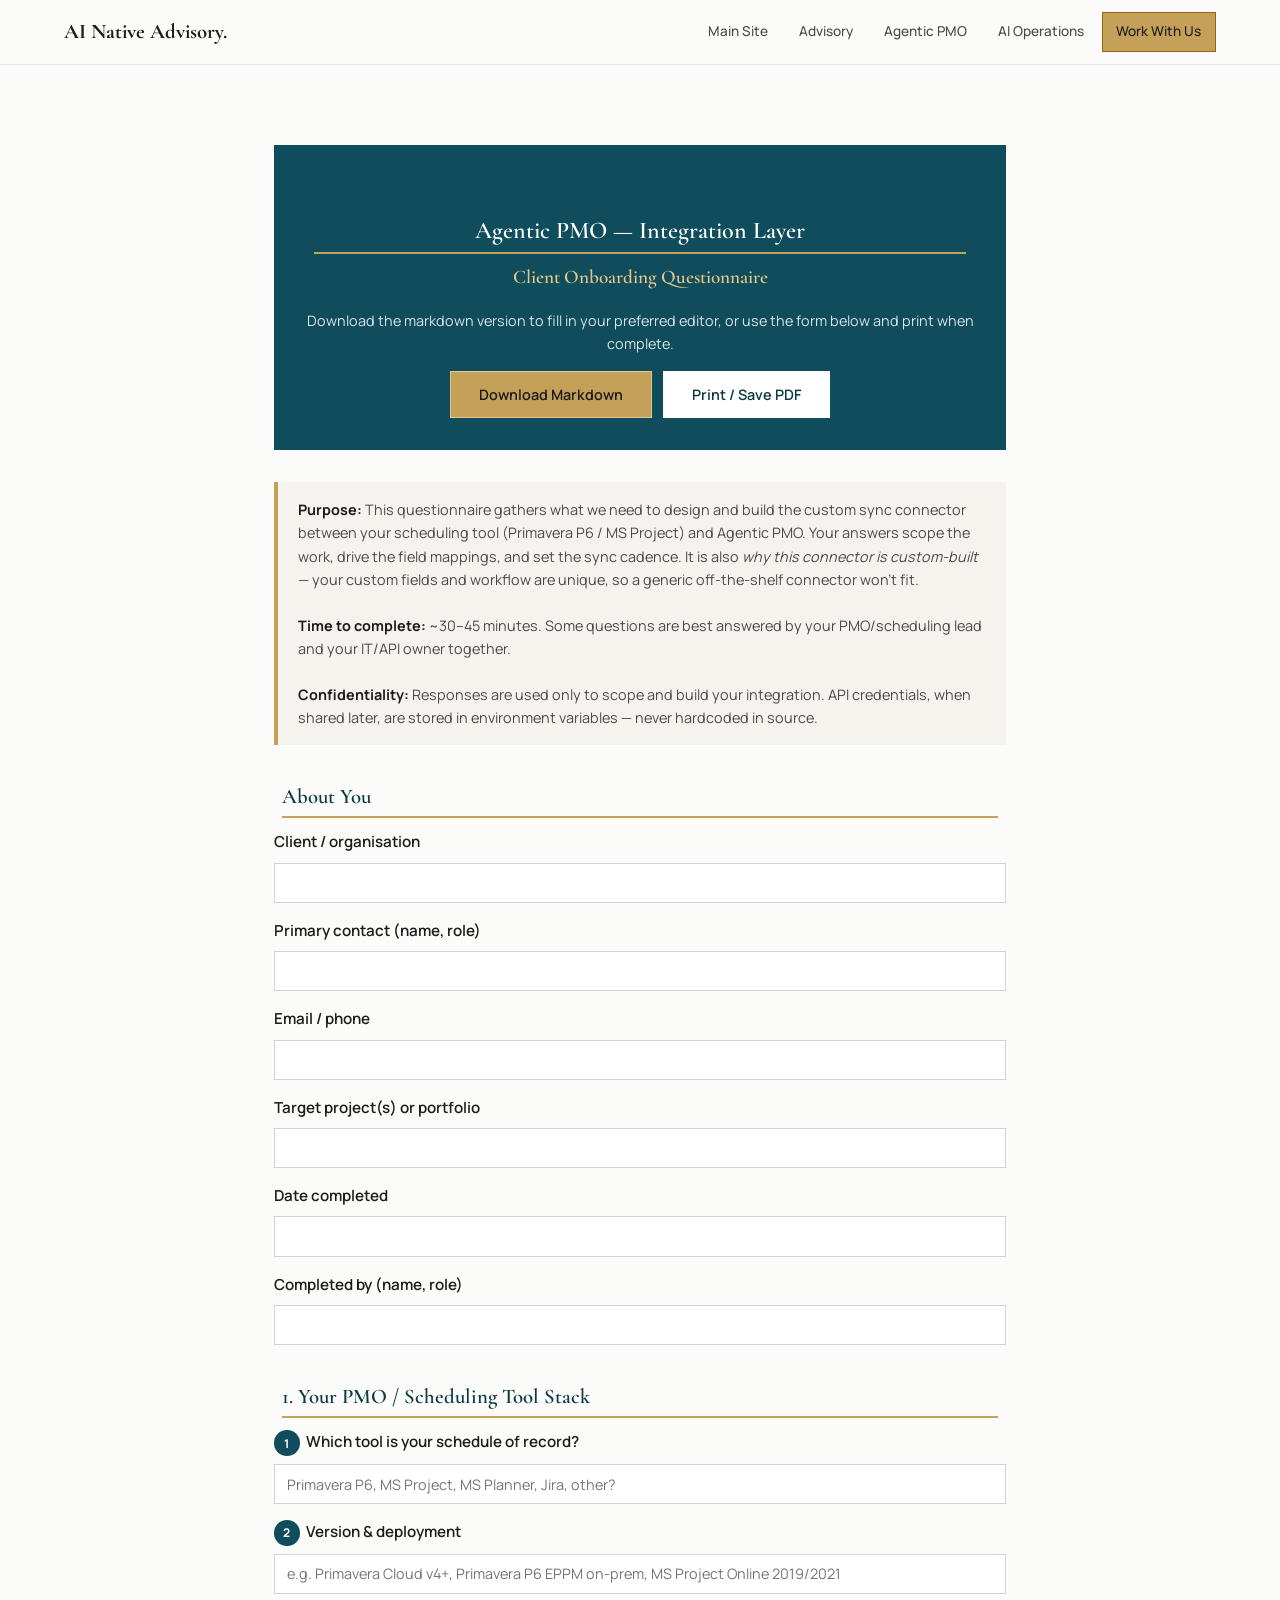
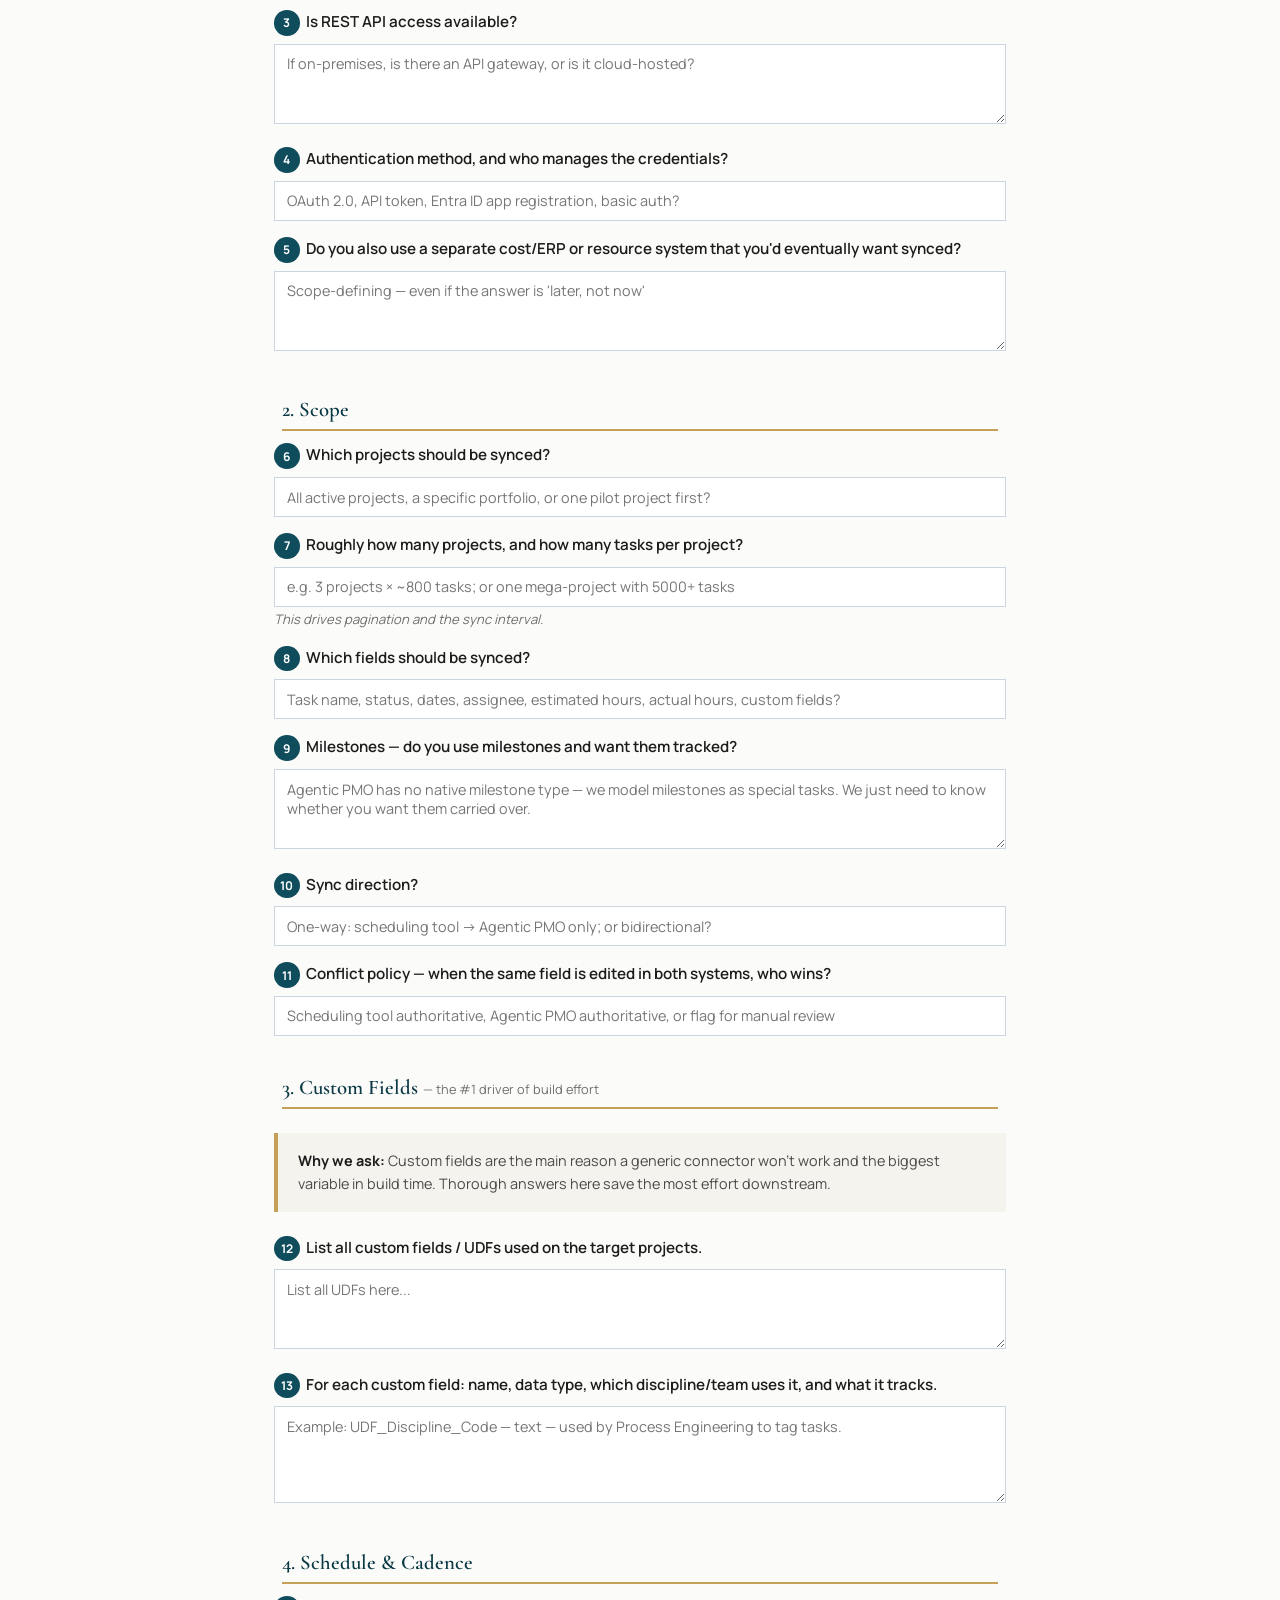
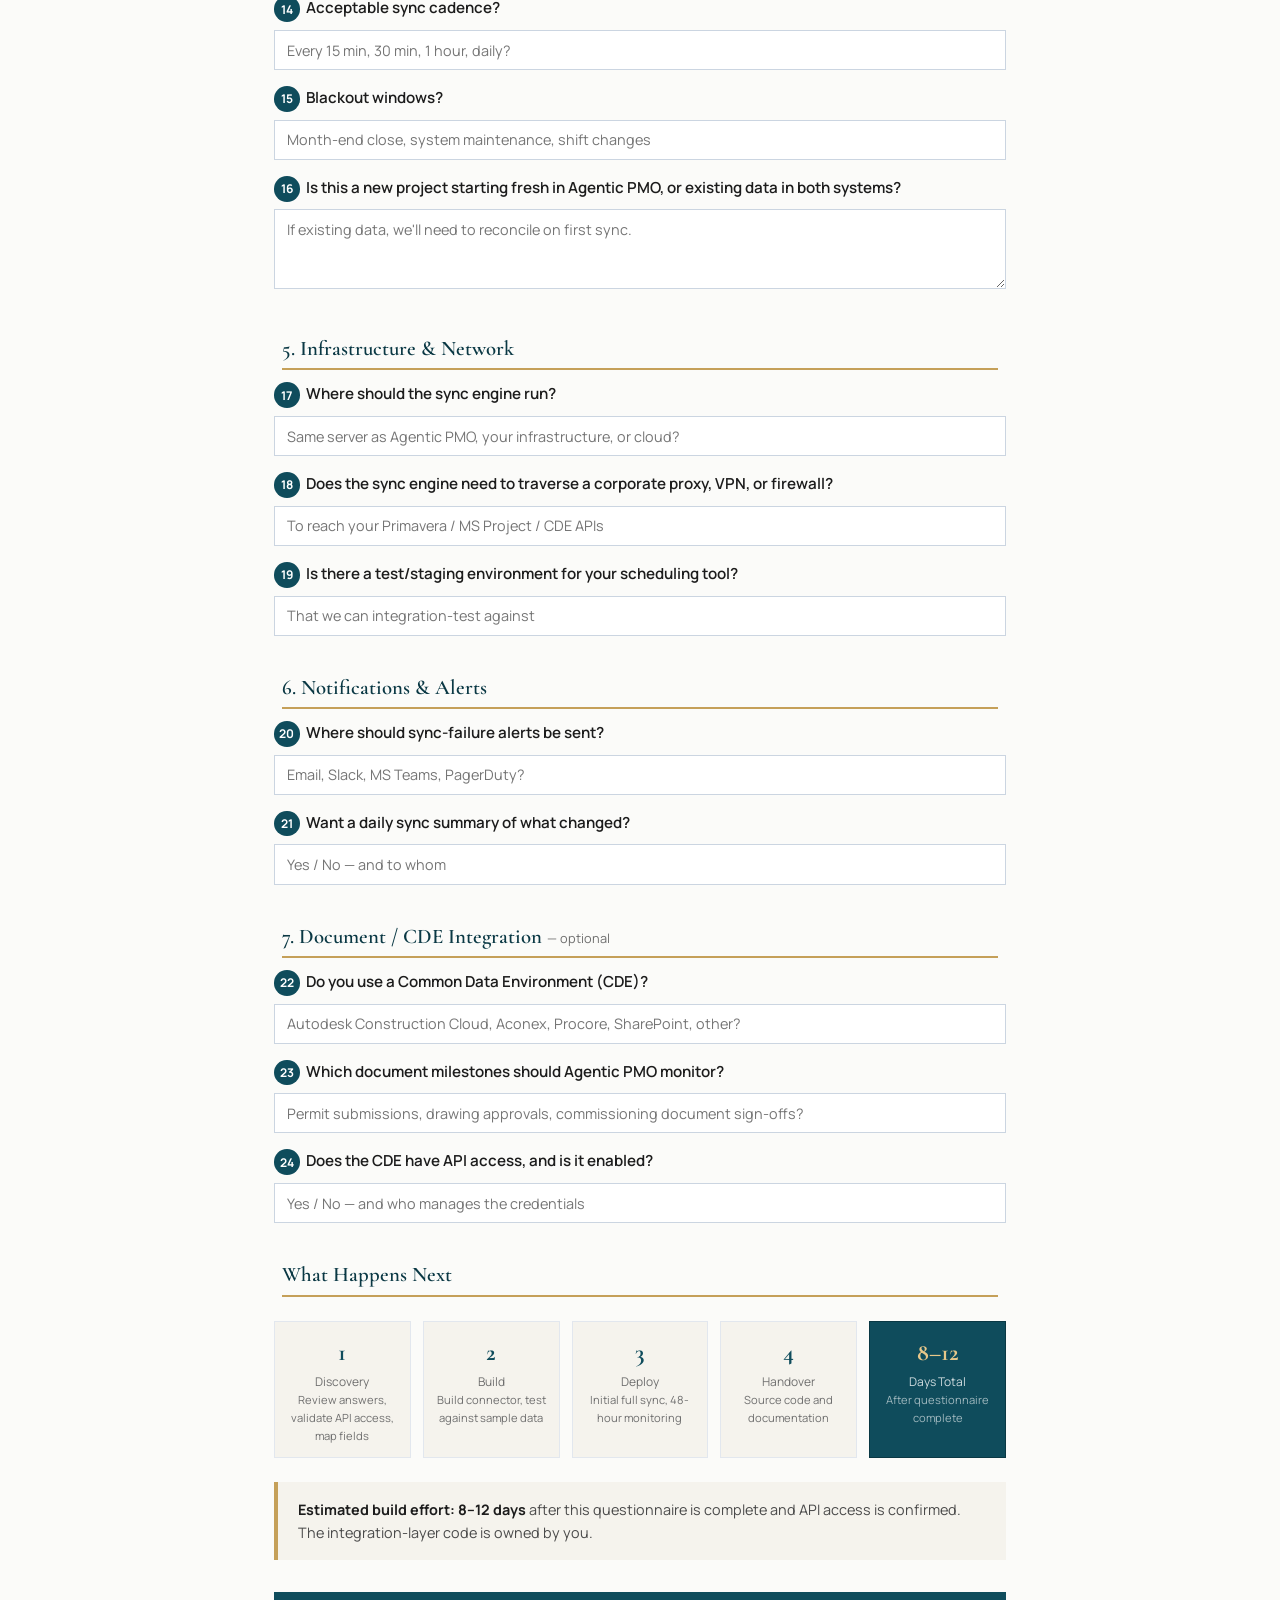
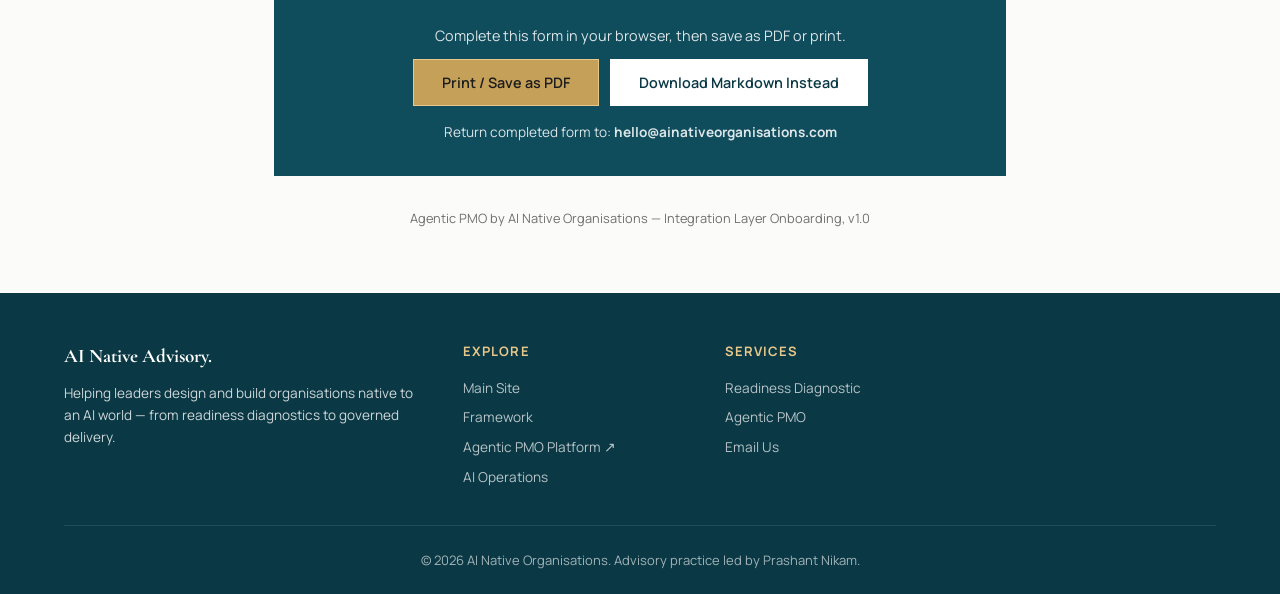
<file: integration-questionnaire.html>
<!DOCTYPE html>
<html lang="en">
<head>
  <meta charset="UTF-8">
  <meta name="viewport" content="width=device-width, initial-scale=1.0">
  <title>Integration Onboarding Questionnaire — Agentic PMO</title>
  <link rel="stylesheet" href="styles.css">
  <meta name="description" content="Download the Agentic PMO Integration Layer Client Onboarding Questionnaire — scope your Primavera P6 or MS Project connector build in 30-45 minutes.">
  <meta name="robots" content="noindex,follow">
  <style>
    .questionnaire-page { max-width: 780px; margin: 0 auto; padding: 3rem 24px 4rem; }
    .questionnaire-page h1 {
      font-family: var(--font-serif);
      font-size: 2rem;
      line-height: 1.2;
      margin-bottom: 0.25rem;
    }
    .questionnaire-page .meta { color: var(--color-ink-muted); font-size: 0.9rem; margin-bottom: 2rem; }
    .questionnaire-page h2 {
      font-family: var(--font-serif);
      font-size: 1.3rem;
      margin: 2.5rem 0.5rem 0.75rem;
      padding-bottom: 0.4rem;
      border-bottom: 2px solid var(--color-gold);
      color: var(--color-teal-dark);
    }
    .questionnaire-page h3 {
      font-family: var(--font-sans);
      font-size: 1rem;
      font-weight: 600;
      margin: 0.25rem 0 0.5rem;
      color: var(--color-ink);
    }
    .questionnaire-page .field { margin-bottom: 1rem; }
    .questionnaire-page .field-label {
      display: block;
      font-weight: 600;
      font-size: 0.95rem;
      margin-bottom: 0.2rem;
    }
    .questionnaire-page .field-num {
      display: inline-flex;
      align-items: center;
      justify-content: center;
      width: 1.6rem;
      height: 1.6rem;
      background: var(--color-teal);
      color: #fff;
      font-size: 0.75rem;
      font-weight: 700;
      border-radius: 50%;
      margin-right: 0.4rem;
    }
    .questionnaire-page .field-hint {
      font-size: 0.82rem;
      color: var(--color-ink-muted);
      font-style: italic;
      margin-top: 0.1rem;
    }
    .questionnaire-page .field-input {
      width: 100%;
      padding: 0.6rem 0.75rem;
      border: 1px solid var(--color-slate);
      font-family: var(--font-sans);
      font-size: 0.9rem;
      margin-top: 0.3rem;
      background: #fff;
      color: var(--color-ink);
    }
    .questionnaire-page .field-textarea {
      width: 100%;
      min-height: 80px;
      padding: 0.6rem 0.75rem;
      border: 1px solid var(--color-slate);
      font-family: var(--font-sans);
      font-size: 0.9rem;
      margin-top: 0.3rem;
      background: #fff;
      color: var(--color-ink);
      resize: vertical;
    }
    .questionnaire-page .callout {
      background: var(--color-cream);
      border-left: 4px solid var(--color-gold);
      padding: 1rem 1.25rem;
      margin: 1.5rem 0;
      font-size: 0.9rem;
      color: var(--color-ink-secondary);
    }
    .questionnaire-page .callout strong { color: var(--color-ink); }
    .questionnaire-page .next-steps {
      display: grid;
      grid-template-columns: 1fr 1fr 1fr 1fr 1fr;
      gap: 0.75rem;
      margin: 1.5rem 0;
    }
    .questionnaire-page .next-step {
      text-align: center;
      padding: 0.75rem 0.5rem;
      background: var(--color-cream);
      border: 1px solid var(--color-slate-soft);
    }
    .questionnaire-page .next-step .step-num {
      font-family: var(--font-serif);
      font-size: 1.5rem;
      font-weight: 700;
      color: var(--color-teal);
    }
    .questionnaire-page .next-step .step-label {
      font-size: 0.75rem;
      color: var(--color-ink-muted);
    }
    .questionnaire-page .download-bar {
      text-align: center;
      padding: 2rem;
      background: var(--color-teal);
      margin: 2rem 0;
    }
    .questionnaire-page .download-bar p { color: rgba(255,255,255,0.85); font-size: 0.9rem; }
    .questionnaire-page .section-inline {
      margin: 2rem 0;
      padding: 1.5rem;
      background: var(--color-bg);
      border: 1px solid var(--color-slate-soft);
    }
    .questionnaire-page .section-inline h3 {
      font-family: var(--font-serif);
      color: var(--color-teal);
      border: none;
      padding: 0;
      margin: 0 0 0.5rem 0;
    }
    .questionnaire-page .print-only { display: none; }
    @media print {
      .site-nav, .site-footer, .questionnaire-page .download-bar { display: none; }
      .questionnaire-page { padding: 0; }
      .questionnaire-page .field-input, .questionnaire-page .field-textarea { border: 1px dashed #999; }
    }
    @media (max-width: 700px) {
      .questionnaire-page .next-steps { grid-template-columns: 1fr 1fr; }
    }
  </style>
</head>
<body>

<!-- Nav -->
<nav class="site-nav">
  <div class="nav-inner">
    <a class="nav-logo" href="/">AI Native Advisory.</a>
    <button class="nav-toggle" onclick="toggleNav()" aria-label="Toggle navigation">
      <span></span><span></span><span></span>
    </button>
    <div class="nav-links" id="navLinks">
      <a href="https://ainativeorganisations.com" target="_blank" rel="noopener">Main Site</a>
      <a href="/">Advisory</a>
      <a href="/#agentic-pmo">Agentic PMO</a>
      <a href="/sme.html">AI Operations</a>
      <a href="/#contact" class="btn btn-gold btn-sm">Work With Us</a>
    </div>
  </div>
</nav>

<!-- Questionnaire Page -->
<div class="questionnaire-page">

  <div class="download-bar">
    <h2 style="color: #fff; margin-bottom: 0.5rem; font-size: 1.5rem;">Agentic PMO — Integration Layer</h2>
    <h3 style="color: var(--color-gold-ink); font-family: var(--font-serif); font-size: 1.2rem; margin-bottom: 1rem;">Client Onboarding Questionnaire</h3>
    <p>Download the markdown version to fill in your preferred editor, or use the form below and print when complete.</p>
    <div style="margin-top: 1rem;">
      <a href="/agentic-pmo-integration-questionnaire.md" class="btn btn-gold" download>Download Markdown</a>
      <a href="#" onclick="window.print()" class="btn btn-white" style="margin-left: 0.5rem;">Print / Save PDF</a>
    </div>
  </div>

  <div class="callout">
    <strong>Purpose:</strong> This questionnaire gathers what we need to design and build the custom sync connector between your scheduling tool (Primavera P6 / MS Project) and Agentic PMO. Your answers scope the work, drive the field mappings, and set the sync cadence. It is also <em>why this connector is custom-built</em> — your custom fields and workflow are unique, so a generic off-the-shelf connector won't fit.
    <br><br>
    <strong>Time to complete:</strong> ~30–45 minutes. Some questions are best answered by your PMO/scheduling lead and your IT/API owner together.
    <br><br>
    <strong>Confidentiality:</strong> Responses are used only to scope and build your integration. API credentials, when shared later, are stored in environment variables — never hardcoded in source.
  </div>

  <!-- About You -->
  <h2>About You</h2>

  <div class="field">
    <span class="field-label">Client / organisation</span>
    <input type="text" class="field-input" placeholder="">
  </div>
  <div class="field">
    <span class="field-label">Primary contact (name, role)</span>
    <input type="text" class="field-input" placeholder="">
  </div>
  <div class="field">
    <span class="field-label">Email / phone</span>
    <input type="text" class="field-input" placeholder="">
  </div>
  <div class="field">
    <span class="field-label">Target project(s) or portfolio</span>
    <input type="text" class="field-input" placeholder="">
  </div>
  <div class="field">
    <span class="field-label">Date completed</span>
    <input type="text" class="field-input" placeholder="">
  </div>
  <div class="field">
    <span class="field-label">Completed by (name, role)</span>
    <input type="text" class="field-input" placeholder="">
  </div>

  <!-- Section 1 -->
  <h2>1. Your PMO / Scheduling Tool Stack</h2>

  <div class="field">
    <span class="field-label"><span class="field-num">1</span>Which tool is your schedule of record?</span>
    <input type="text" class="field-input" placeholder="Primavera P6, MS Project, MS Planner, Jira, other?">
  </div>

  <div class="field">
    <span class="field-label"><span class="field-num">2</span>Version &amp; deployment</span>
    <input type="text" class="field-input" placeholder="e.g. Primavera Cloud v4+, Primavera P6 EPPM on-prem, MS Project Online 2019/2021">
  </div>

  <div class="field">
    <span class="field-label"><span class="field-num">3</span>Is REST API access available?</span>
    <textarea class="field-textarea" placeholder="If on-premises, is there an API gateway, or is it cloud-hosted?"></textarea>
  </div>

  <div class="field">
    <span class="field-label"><span class="field-num">4</span>Authentication method, and who manages the credentials?</span>
    <input type="text" class="field-input" placeholder="OAuth 2.0, API token, Entra ID app registration, basic auth?">
  </div>

  <div class="field">
    <span class="field-label"><span class="field-num">5</span>Do you also use a separate cost/ERP or resource system that you'd eventually want synced?</span>
    <textarea class="field-textarea" placeholder="Scope-defining — even if the answer is 'later, not now'"></textarea>
  </div>

  <!-- Section 2 -->
  <h2>2. Scope</h2>

  <div class="field">
    <span class="field-label"><span class="field-num">6</span>Which projects should be synced?</span>
    <input type="text" class="field-input" placeholder="All active projects, a specific portfolio, or one pilot project first?">
  </div>

  <div class="field">
    <span class="field-label"><span class="field-num">7</span>Roughly how many projects, and how many tasks per project?</span>
    <input type="text" class="field-input" placeholder="e.g. 3 projects × ~800 tasks; or one mega-project with 5000+ tasks">
    <div class="field-hint">This drives pagination and the sync interval.</div>
  </div>

  <div class="field">
    <span class="field-label"><span class="field-num">8</span>Which fields should be synced?</span>
    <input type="text" class="field-input" placeholder="Task name, status, dates, assignee, estimated hours, actual hours, custom fields?">
  </div>

  <div class="field">
    <span class="field-label"><span class="field-num">9</span>Milestones — do you use milestones and want them tracked?</span>
    <textarea class="field-textarea" placeholder="Agentic PMO has no native milestone type — we model milestones as special tasks. We just need to know whether you want them carried over."></textarea>
  </div>

  <div class="field">
    <span class="field-label"><span class="field-num">10</span>Sync direction?</span>
    <input type="text" class="field-input" placeholder="One-way: scheduling tool → Agentic PMO only; or bidirectional?">
  </div>

  <div class="field">
    <span class="field-label"><span class="field-num">11</span>Conflict policy — when the same field is edited in both systems, who wins?</span>
    <input type="text" class="field-input" placeholder="Scheduling tool authoritative, Agentic PMO authoritative, or flag for manual review">
  </div>

  <!-- Section 3 -->
  <h2>3. Custom Fields <span style="font-size: 0.8rem; color: var(--color-ink-muted); font-family: var(--font-sans); font-weight: 400;">— the #1 driver of build effort</span></h2>

  <div class="callout">
    <strong>Why we ask:</strong> Custom fields are the main reason a generic connector won't work and the biggest variable in build time. Thorough answers here save the most effort downstream.
  </div>

  <div class="field">
    <span class="field-label"><span class="field-num">12</span>List all custom fields / UDFs used on the target projects.</span>
    <textarea class="field-textarea" placeholder="List all UDFs here..."></textarea>
  </div>

  <div class="field">
    <span class="field-label"><span class="field-num">13</span>For each custom field: name, data type, which discipline/team uses it, and what it tracks.</span>
    <textarea class="field-textarea" rows="4" placeholder="Example: UDF_Discipline_Code — text — used by Process Engineering to tag tasks."></textarea>
  </div>

  <!-- Section 4 -->
  <h2>4. Schedule &amp; Cadence</h2>

  <div class="field">
    <span class="field-label"><span class="field-num">14</span>Acceptable sync cadence?</span>
    <input type="text" class="field-input" placeholder="Every 15 min, 30 min, 1 hour, daily?">
  </div>

  <div class="field">
    <span class="field-label"><span class="field-num">15</span>Blackout windows?</span>
    <input type="text" class="field-input" placeholder="Month-end close, system maintenance, shift changes">
  </div>

  <div class="field">
    <span class="field-label"><span class="field-num">16</span>Is this a new project starting fresh in Agentic PMO, or existing data in both systems?</span>
    <textarea class="field-textarea" placeholder="If existing data, we'll need to reconcile on first sync."></textarea>
  </div>

  <!-- Section 5 -->
  <h2>5. Infrastructure &amp; Network</h2>

  <div class="field">
    <span class="field-label"><span class="field-num">17</span>Where should the sync engine run?</span>
    <input type="text" class="field-input" placeholder="Same server as Agentic PMO, your infrastructure, or cloud?">
  </div>

  <div class="field">
    <span class="field-label"><span class="field-num">18</span>Does the sync engine need to traverse a corporate proxy, VPN, or firewall?</span>
    <input type="text" class="field-input" placeholder="To reach your Primavera / MS Project / CDE APIs">
  </div>

  <div class="field">
    <span class="field-label"><span class="field-num">19</span>Is there a test/staging environment for your scheduling tool?</span>
    <input type="text" class="field-input" placeholder="That we can integration-test against">
  </div>

  <!-- Section 6 -->
  <h2>6. Notifications &amp; Alerts</h2>

  <div class="field">
    <span class="field-label"><span class="field-num">20</span>Where should sync-failure alerts be sent?</span>
    <input type="text" class="field-input" placeholder="Email, Slack, MS Teams, PagerDuty?">
  </div>

  <div class="field">
    <span class="field-label"><span class="field-num">21</span>Want a daily sync summary of what changed?</span>
    <input type="text" class="field-input" placeholder="Yes / No — and to whom">
  </div>

  <!-- Section 7 -->
  <h2>7. Document / CDE Integration <span style="font-size: 0.8rem; color: var(--color-ink-muted); font-family: var(--font-sans); font-weight: 400;">— optional</span></h2>

  <div class="field">
    <span class="field-label"><span class="field-num">22</span>Do you use a Common Data Environment (CDE)?</span>
    <input type="text" class="field-input" placeholder="Autodesk Construction Cloud, Aconex, Procore, SharePoint, other?">
  </div>

  <div class="field">
    <span class="field-label"><span class="field-num">23</span>Which document milestones should Agentic PMO monitor?</span>
    <input type="text" class="field-input" placeholder="Permit submissions, drawing approvals, commissioning document sign-offs?">
  </div>

  <div class="field">
    <span class="field-label"><span class="field-num">24</span>Does the CDE have API access, and is it enabled?</span>
    <input type="text" class="field-input" placeholder="Yes / No — and who manages the credentials">
  </div>

  <!-- What Happens Next -->
  <h2>What Happens Next</h2>

  <div class="next-steps">
    <div class="next-step">
      <div class="step-num">1</div>
      <div class="step-label">Discovery</div>
      <div style="font-size: 0.7rem; color: var(--color-ink-muted);">Review answers, validate API access, map fields</div>
    </div>
    <div class="next-step">
      <div class="step-num">2</div>
      <div class="step-label">Build</div>
      <div style="font-size: 0.7rem; color: var(--color-ink-muted);">Build connector, test against sample data</div>
    </div>
    <div class="next-step">
      <div class="step-num">3</div>
      <div class="step-label">Deploy</div>
      <div style="font-size: 0.7rem; color: var(--color-ink-muted);">Initial full sync, 48-hour monitoring</div>
    </div>
    <div class="next-step">
      <div class="step-num">4</div>
      <div class="step-label">Handover</div>
      <div style="font-size: 0.7rem; color: var(--color-ink-muted);">Source code and documentation</div>
    </div>
    <div class="next-step" style="background: var(--color-teal); border-color: var(--color-teal-dark);">
      <div class="step-num" style="color: var(--color-gold-ink);">8–12</div>
      <div class="step-label" style="color: rgba(255,255,255,0.8);">Days Total</div>
      <div style="font-size: 0.7rem; color: rgba(255,255,255,0.6);">After questionnaire complete</div>
    </div>
  </div>

  <div class="callout">
    <strong>Estimated build effort: 8–12 days</strong> after this questionnaire is complete and API access is confirmed. The integration-layer code is owned by you.
  </div>

  <div class="download-bar">
    <p style="margin-bottom: 0.75rem;">Complete this form in your browser, then save as PDF or print.</p>
    <a href="#" onclick="window.print()" class="btn btn-gold">Print / Save as PDF</a>
    <a href="/agentic-pmo-integration-questionnaire.md" class="btn btn-white" style="margin-left: 0.5rem;" download>Download Markdown Instead</a>
    <p style="margin-top: 1rem; font-size: 0.85rem;">Return completed form to: <strong>hello@ainativeorganisations.com</strong></p>
  </div>

  <p style="text-align: center; font-size: 0.8rem; color: var(--color-ink-muted); margin-top: 2rem;">
    Agentic PMO by AI Native Organisations — Integration Layer Onboarding, v1.0
  </p>

</div>

<!-- Footer -->
<footer class="site-footer">
  <div class="container">
    <div class="footer-grid">
      <div class="footer-brand">
        <span class="footer-logo">AI Native Advisory.</span>
        <p>Helping leaders design and build organisations native to an AI world — from readiness diagnostics to governed delivery.</p>
      </div>
      <div class="footer-col">
        <h4>Explore</h4>
        <a href="https://ainativeorganisations.com" target="_blank" rel="noopener">Main Site</a>
        <a href="https://ainativeorganisations.com/framework" target="_blank" rel="noopener">Framework</a>
        <a href="https://agenticpmo.tech" target="_blank" rel="noopener">Agentic PMO Platform ↗</a>
        <a href="/sme.html">AI Operations</a>
      </div>
      <div class="footer-col">
        <h4>Services</h4>
        <a href="/#services">Readiness Diagnostic</a>
        <a href="/#agentic-pmo">Agentic PMO</a>
        <a href="mailto:hello@ainativeorganisations.com">Email Us</a>
      </div>
    </div>
    <div class="footer-bottom">
      &copy; 2026 AI Native Organisations. Advisory practice led by Prashant Nikam.
    </div>
  </div>
</footer>

<script>
function toggleNav() {
  document.getElementById('navLinks').classList.toggle('open');
}
</script>
</body>
</html>
</file>
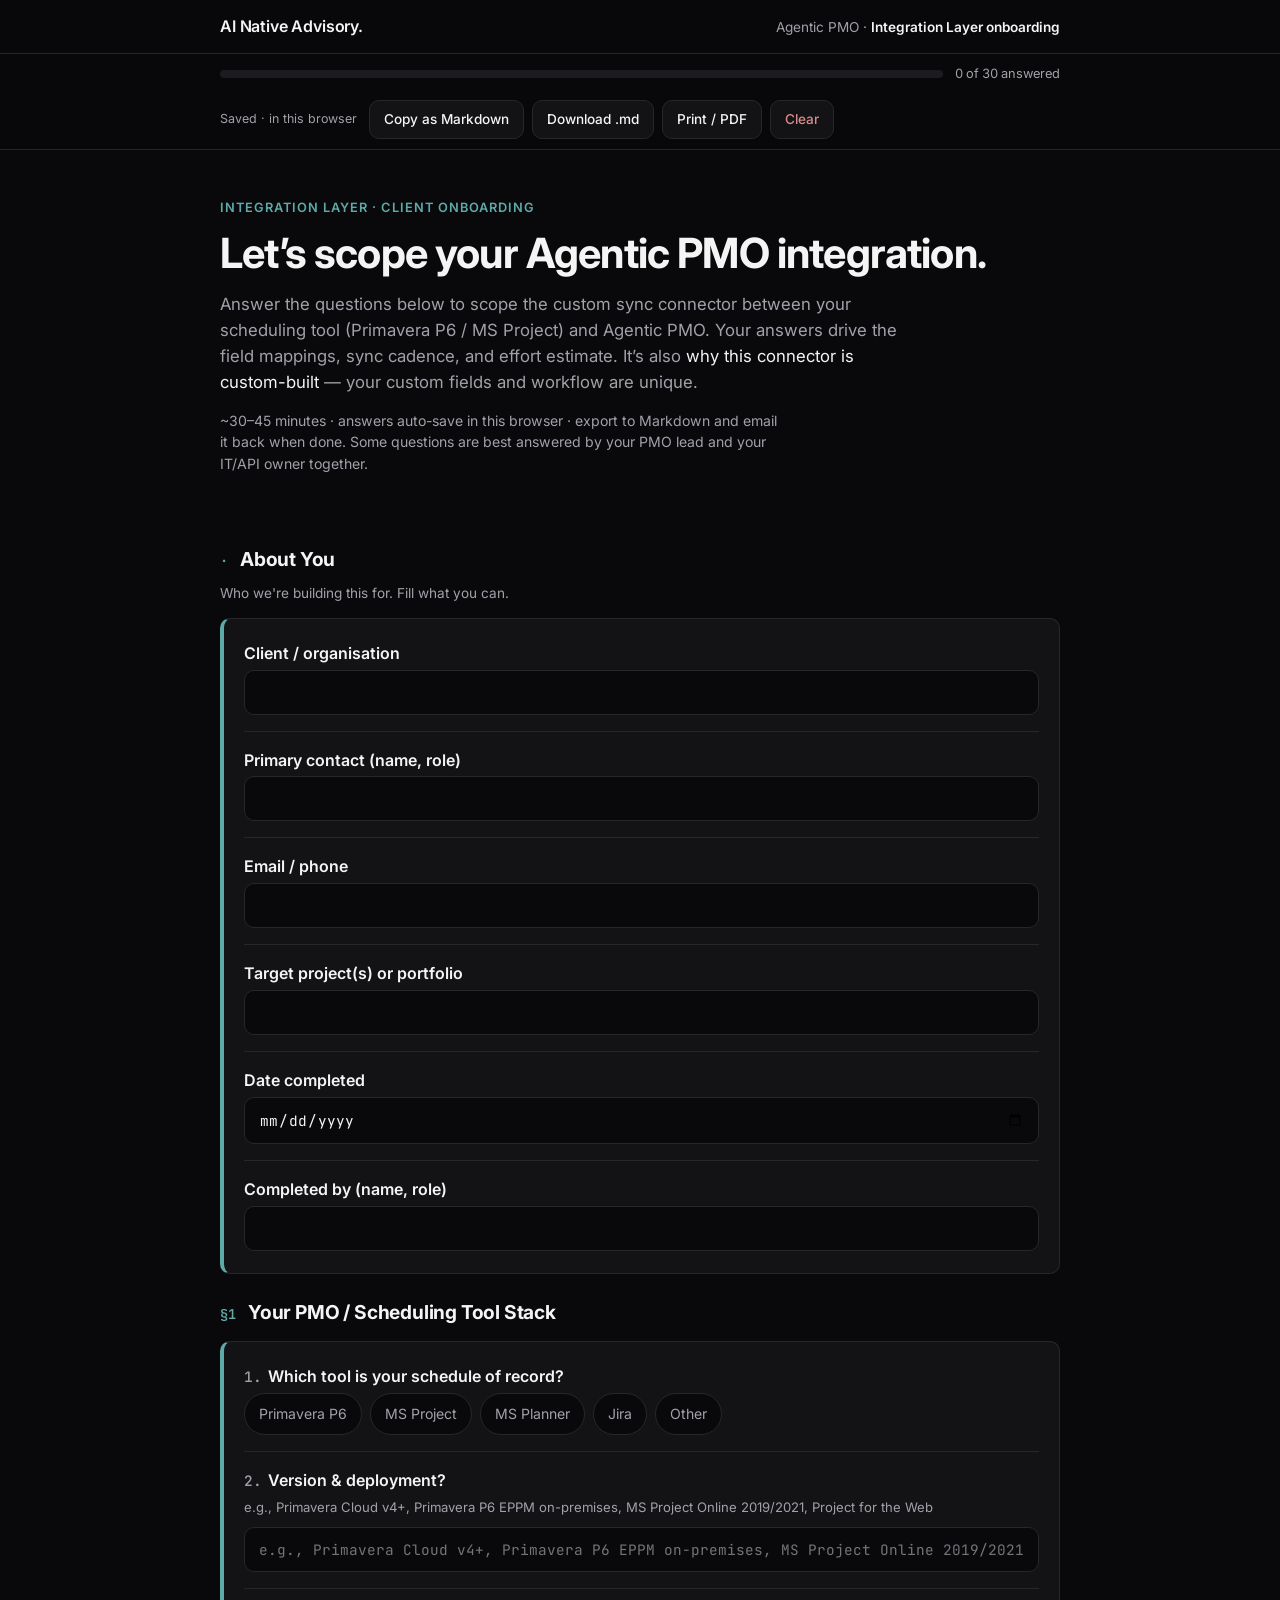
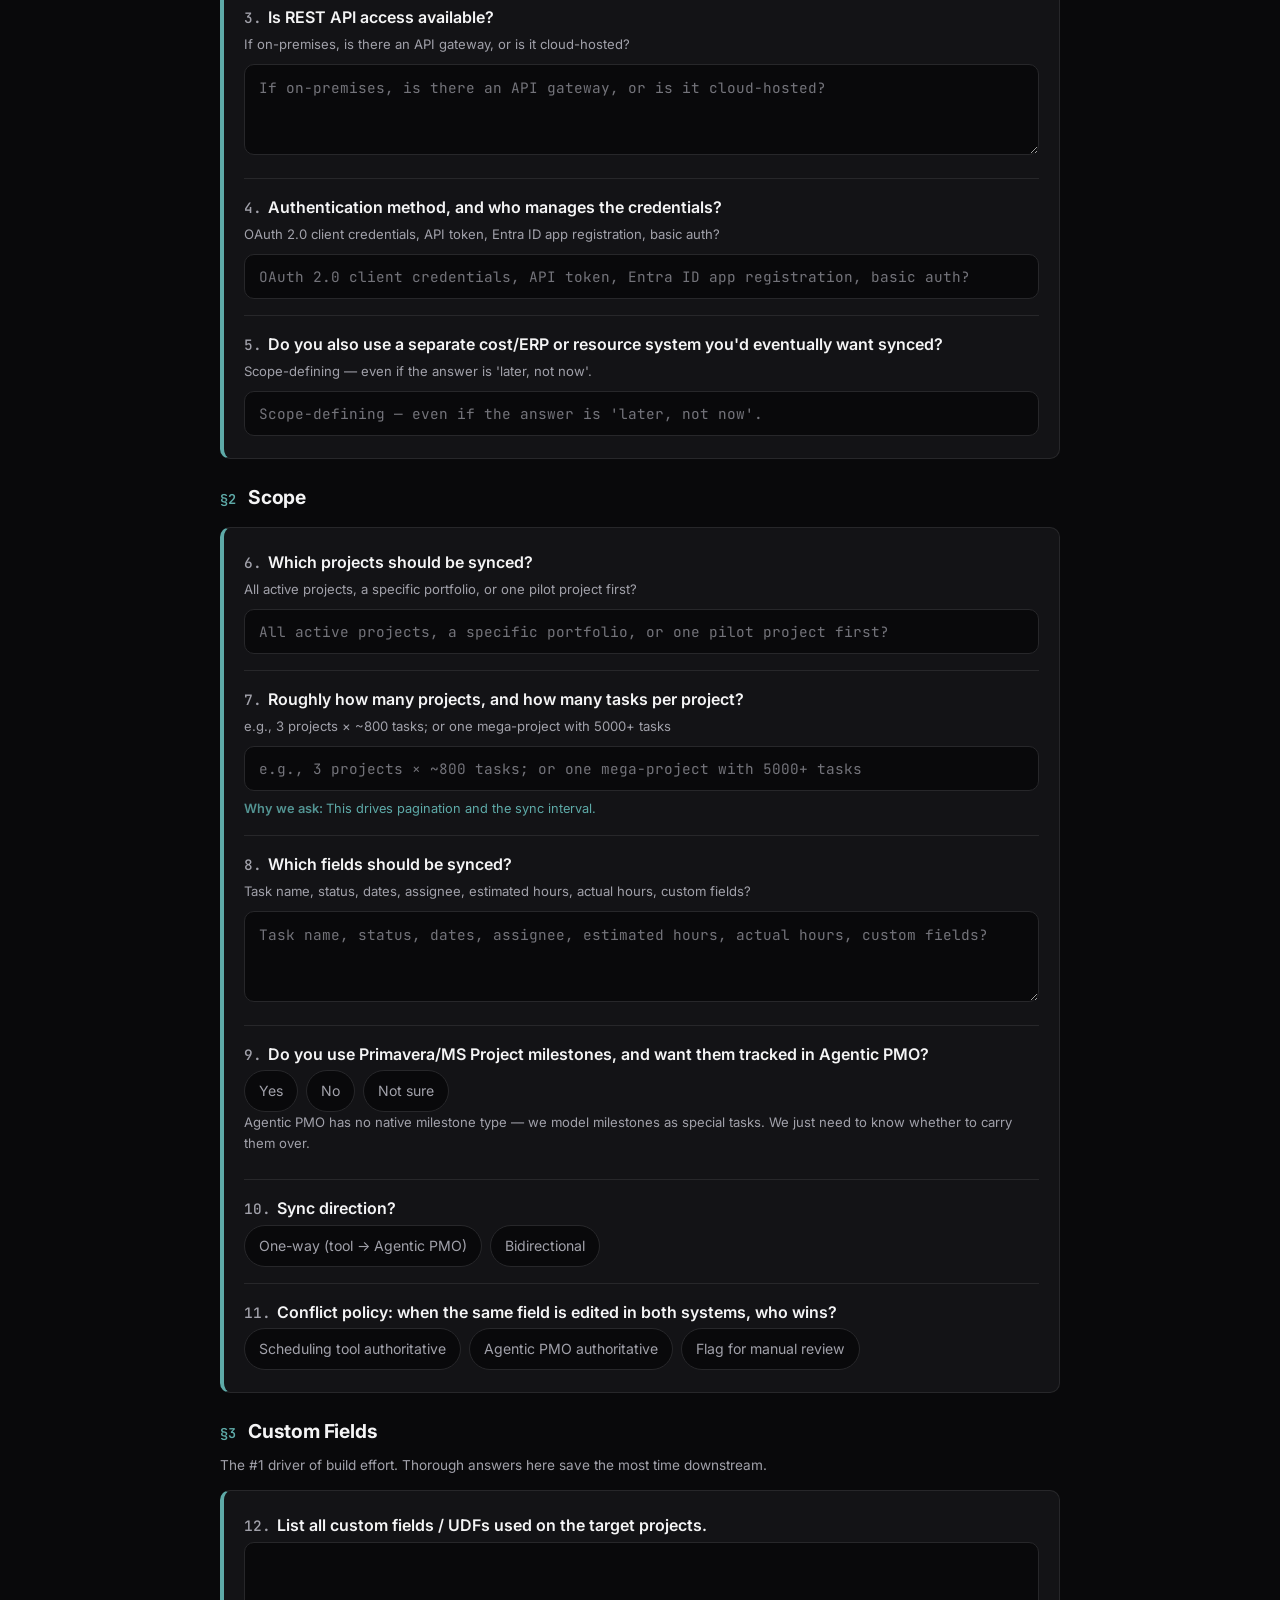
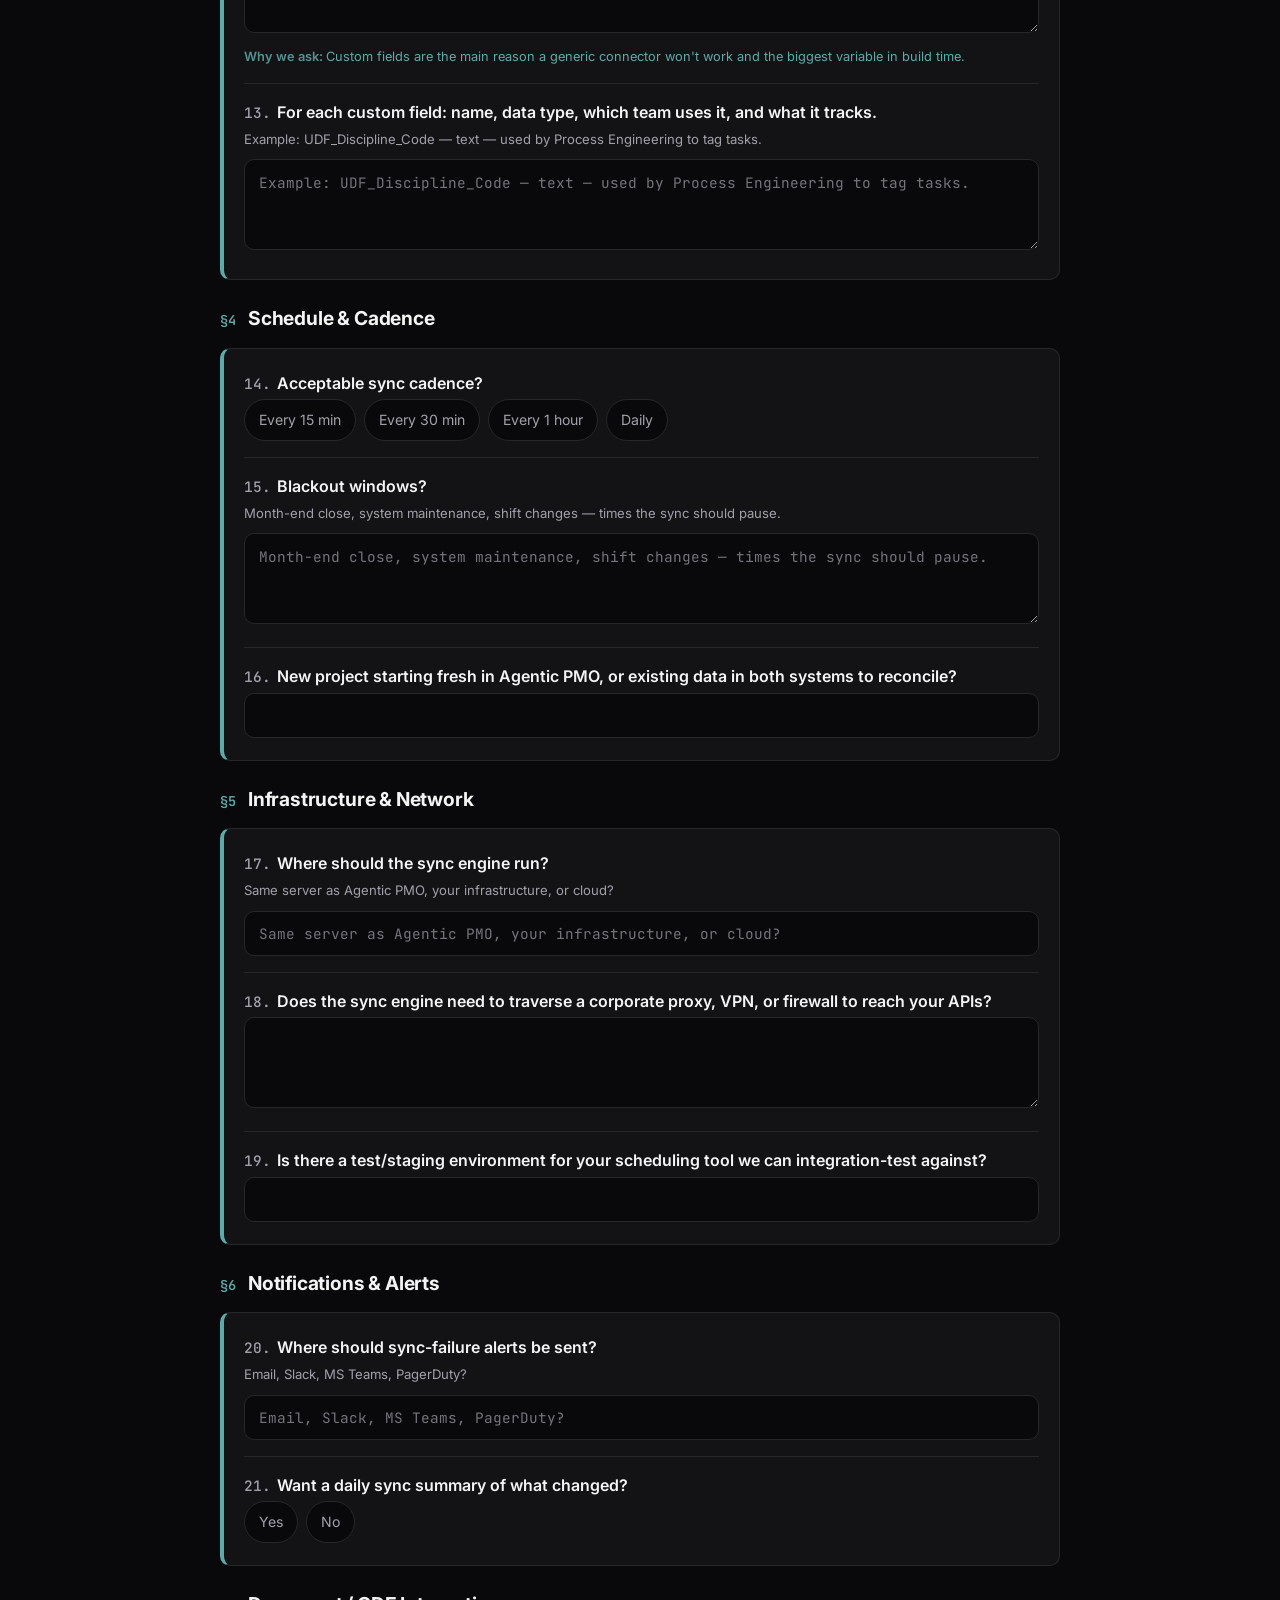
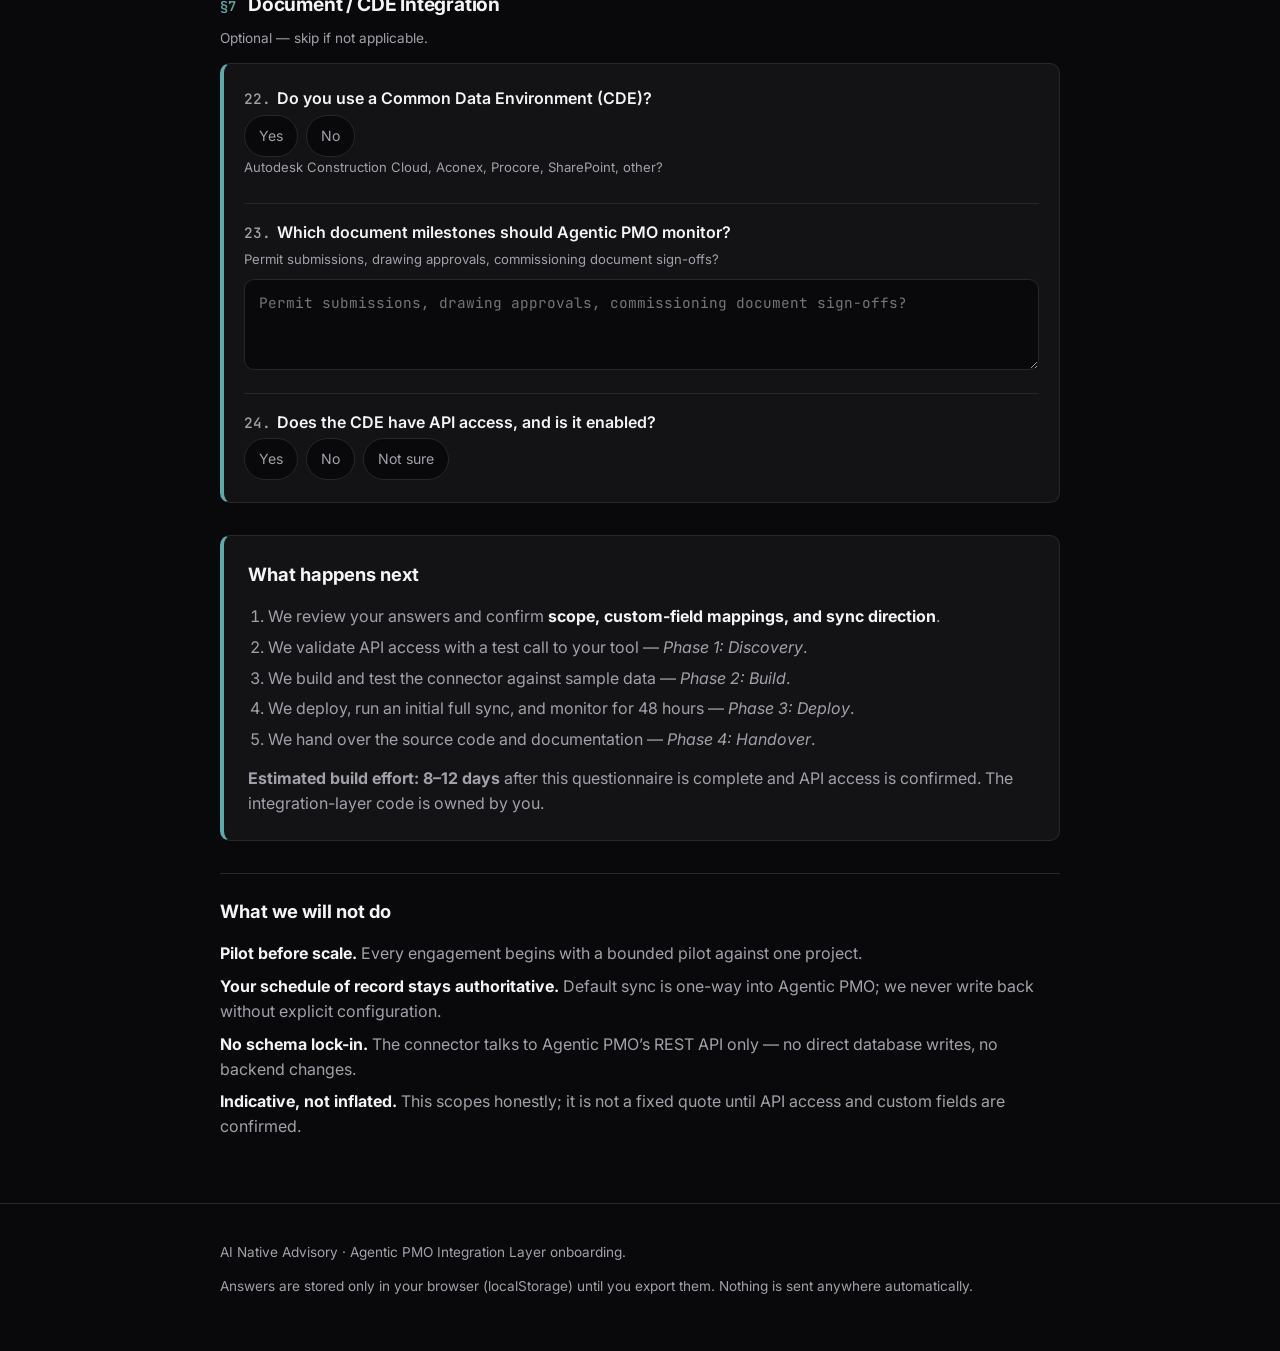
<file: integration-tool.html>
<!DOCTYPE html>
<html lang="en">
<head>
  <meta charset="UTF-8" />
  <meta name="viewport" content="width=device-width, initial-scale=1.0" />
  <title>Agentic PMO Integration · Client Onboarding · AI Native Advisory</title>
  <meta name="description" content="A ~30-minute onboarding questionnaire that scopes your custom Agentic PMO integration — Primavera P6 / MS Project / CDE sync. Answers auto-save; export to Markdown to send back." />
  <meta name="theme-color" content="#09090b" />
  <meta name="robots" content="noindex,follow" />
  <link rel="preconnect" href="https://fonts.googleapis.com" />
  <link rel="preconnect" href="https://fonts.gstatic.com" crossorigin />
  <link href="https://fonts.googleapis.com/css2?family=Inter:wght@400;500;600;700&family=JetBrains+Mono:wght@400;500&display=swap" rel="stylesheet" />
  <link rel="stylesheet" href="integration-tool-styles.css" />
</head>
<body>
  <header class="site-header">
    <div class="wrap header-inner">
      <a class="brand" href="/">AI Native Advisory.</a>
      <nav class="partner-line">Agentic PMO · <strong>Integration Layer onboarding</strong></nav>
    </div>
  </header>

  <div class="toolbar">
    <div class="wrap toolbar-inner">
      <div class="progress" aria-live="polite">
        <div class="progress-track"><div id="progress-fill" class="progress-fill"></div></div>
        <span id="progress-label" class="progress-label">0 of 0 answered</span>
      </div>
      <div class="toolbar-actions">
        <span id="save-state" class="save-state" aria-live="polite">All changes saved in this browser</span>
        <button id="copy" type="button" class="tb">Copy as Markdown</button>
        <button id="download" type="button" class="tb">Download .md</button>
        <button id="print" type="button" class="tb">Print / PDF</button>
        <button id="clear" type="button" class="tb danger">Clear</button>
      </div>
    </div>
  </div>

  <main class="wrap">
    <section class="hero">
      <p class="eyebrow">Integration Layer · Client Onboarding</p>
      <h1>Let&rsquo;s scope your Agentic PMO integration.</h1>
      <p class="lede">
        Answer the questions below to scope the custom sync connector between your scheduling tool
        (Primavera P6 / MS Project) and Agentic PMO. Your answers drive the field mappings, sync
        cadence, and effort estimate. It&rsquo;s also <em>why this connector is custom-built</em>
        &mdash; your custom fields and workflow are unique.
      </p>
      <p class="meta">
        ~30&ndash;45 minutes &middot; answers auto-save in this browser &middot; export to Markdown
        and email it back when done. Some questions are best answered by your PMO lead and your
        IT/API owner together.
      </p>
    </section>

    <div id="app"><!-- sections rendered by app.js --></div>

    <section class="cta">
      <h2>What happens next</h2>
      <ol class="next">
        <li>We review your answers and confirm <strong>scope, custom-field mappings, and sync direction</strong>.</li>
        <li>We validate API access with a test call to your tool &mdash; <em>Phase 1: Discovery</em>.</li>
        <li>We build and test the connector against sample data &mdash; <em>Phase 2: Build</em>.</li>
        <li>We deploy, run an initial full sync, and monitor for 48 hours &mdash; <em>Phase 3: Deploy</em>.</li>
        <li>We hand over the source code and documentation &mdash; <em>Phase 4: Handover</em>.</li>
      </ol>
      <p class="estimate"><strong>Estimated build effort: 8&ndash;12 days</strong> after this questionnaire is complete and API access is confirmed. The integration-layer code is owned by you.</p>
    </section>

    <section class="principles">
      <h2>What we will not do</h2>
      <ul>
        <li><strong>Pilot before scale.</strong> Every engagement begins with a bounded pilot against one project.</li>
        <li><strong>Your schedule of record stays authoritative.</strong> Default sync is one-way into Agentic PMO; we never write back without explicit configuration.</li>
        <li><strong>No schema lock-in.</strong> The connector talks to Agentic PMO&rsquo;s REST API only &mdash; no direct database writes, no backend changes.</li>
        <li><strong>Indicative, not inflated.</strong> This scopes honestly; it is not a fixed quote until API access and custom fields are confirmed.</li>
      </ul>
    </section>
  </main>

  <footer class="site-footer">
    <div class="wrap">
      <p>AI Native Advisory &middot; Agentic PMO Integration Layer onboarding.</p>
      <p class="muted">Answers are stored only in your browser (localStorage) until you export them. Nothing is sent anywhere automatically.</p>
    </div>
  </footer>

  <script src="integration-tool-app.js"></script>
</body>
</html>
</file>
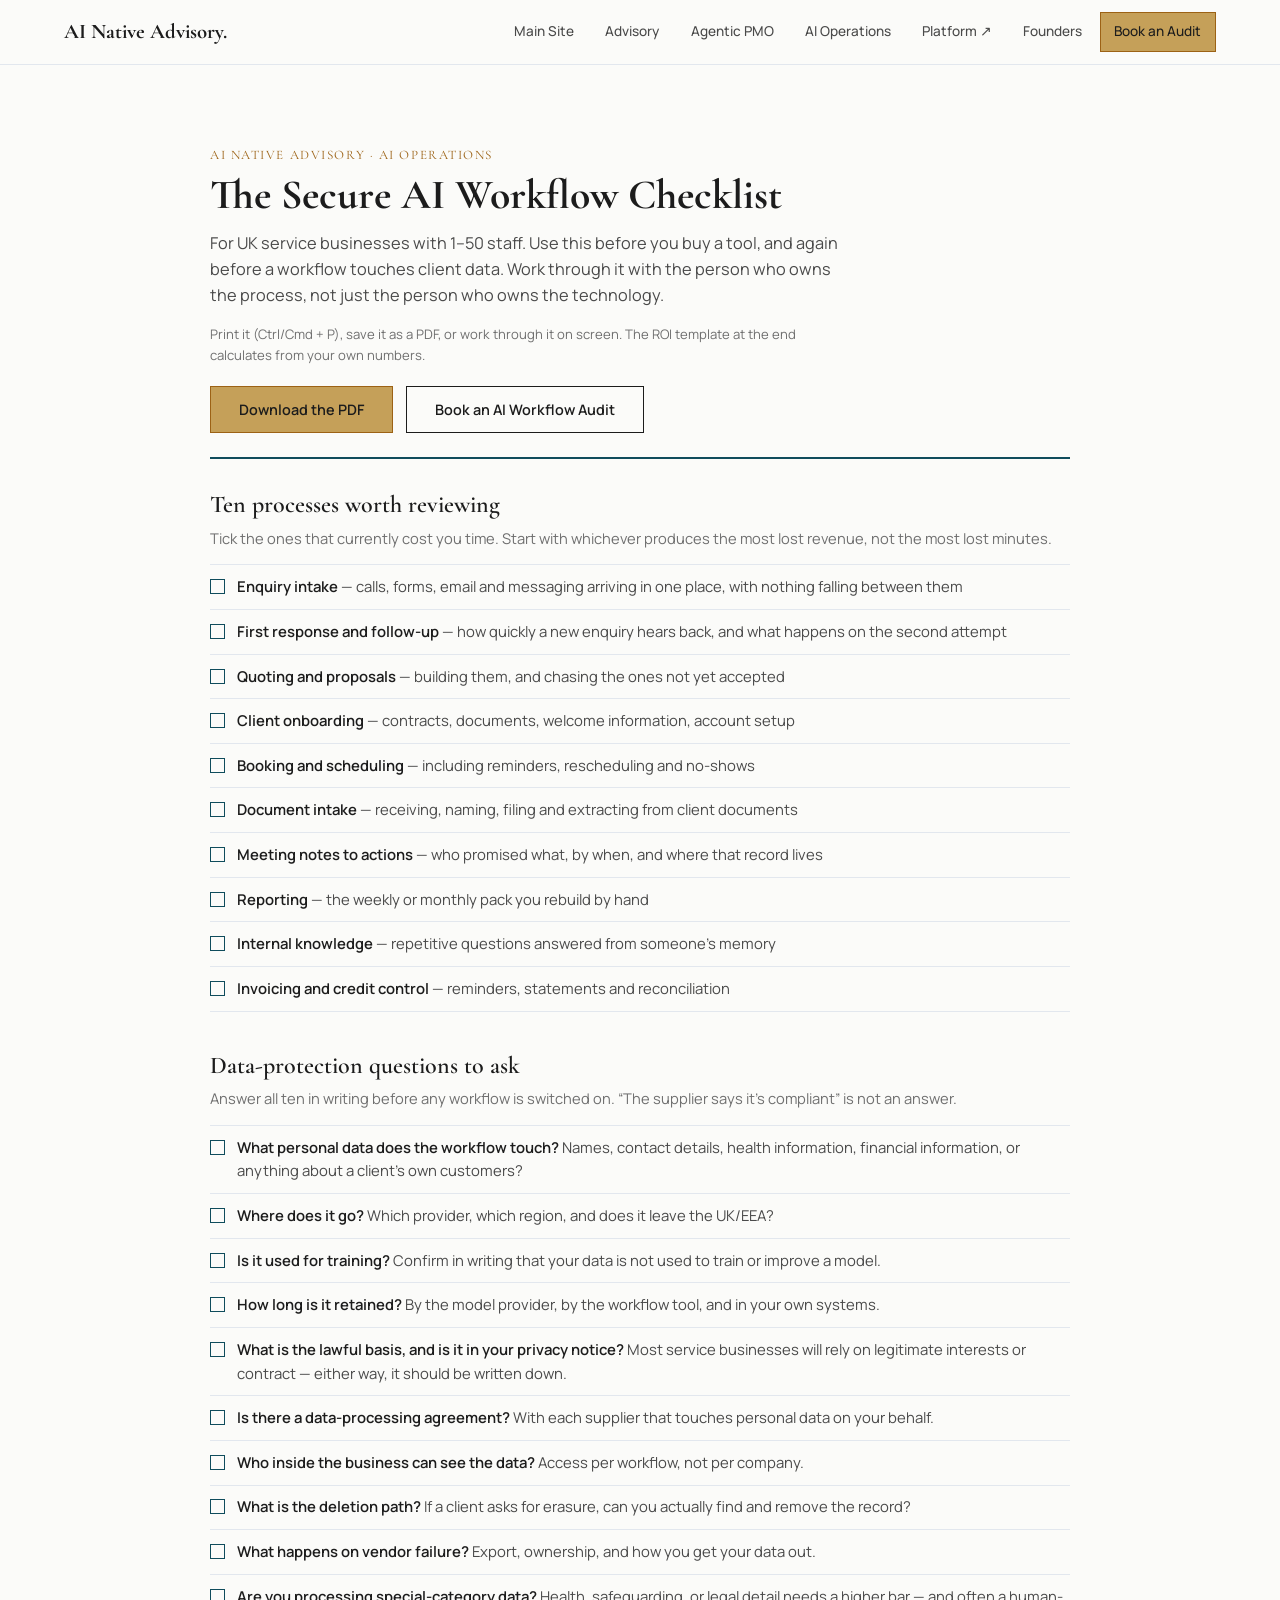
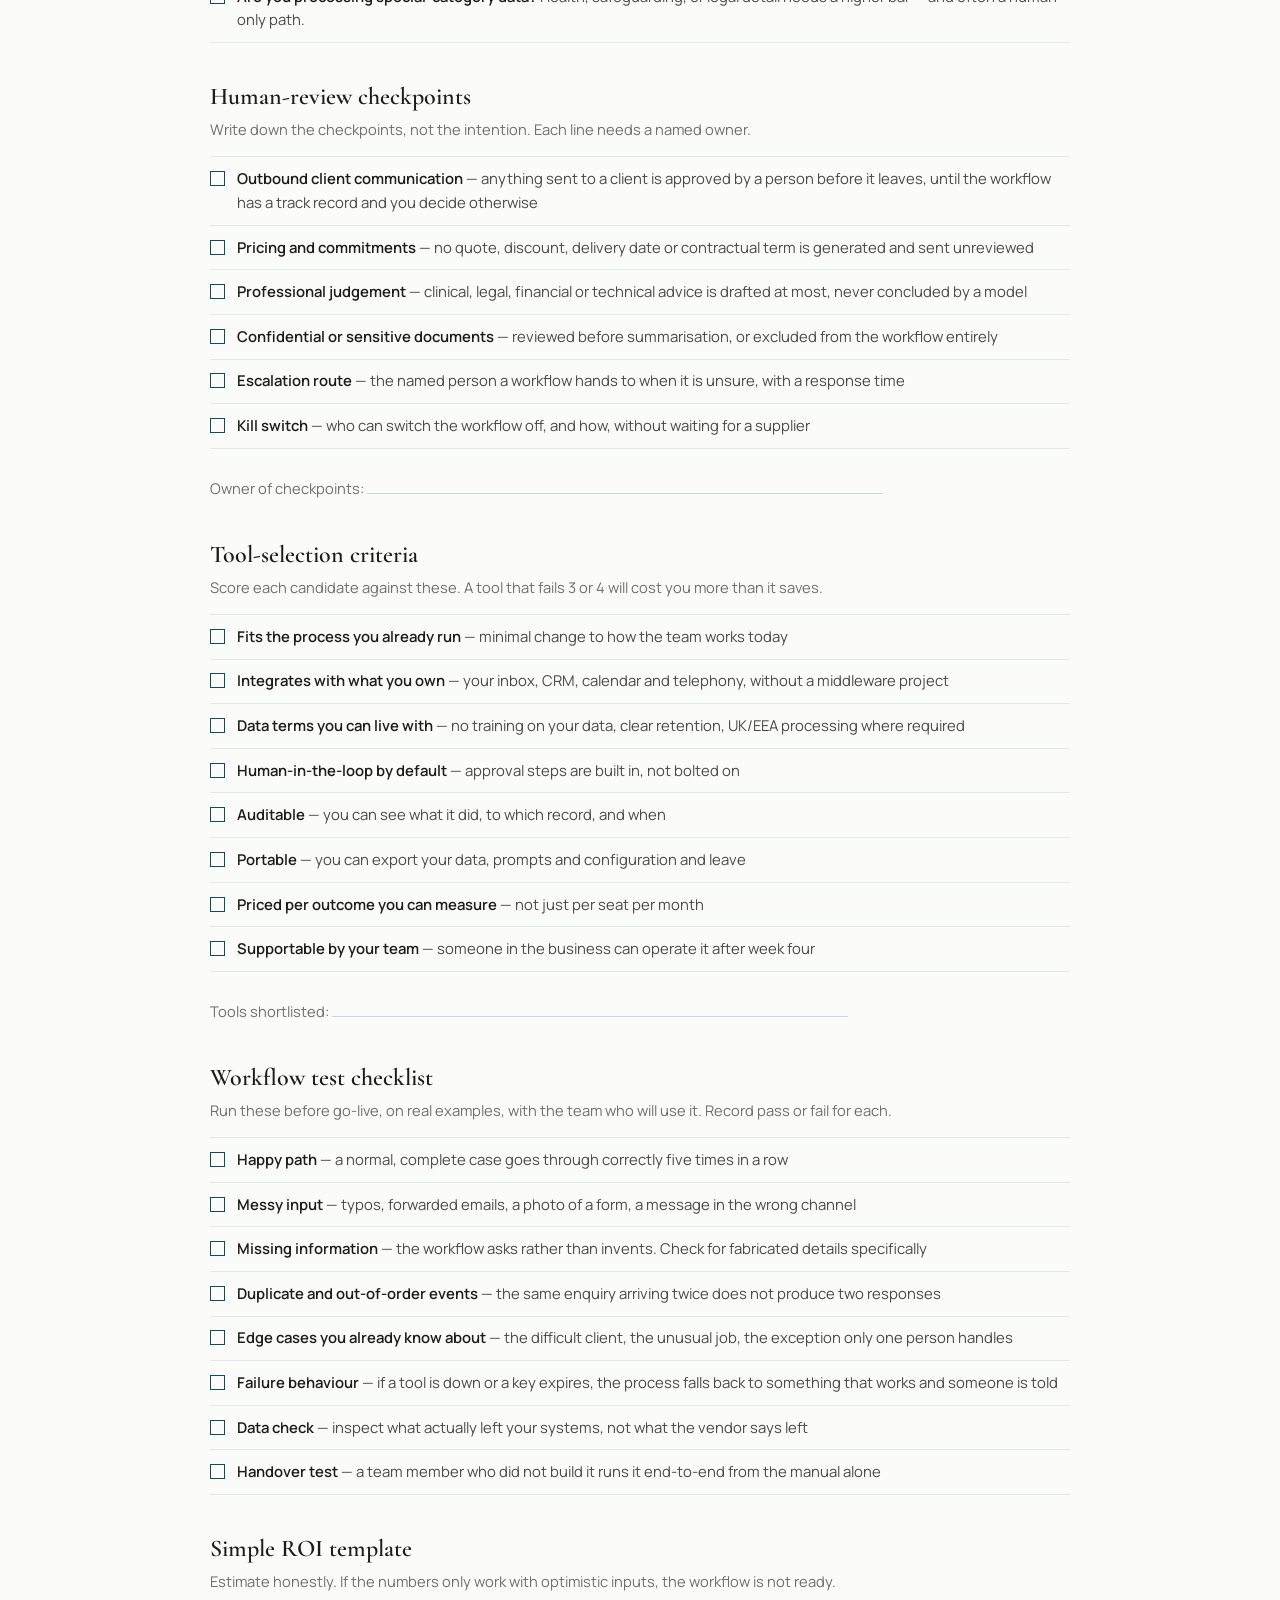
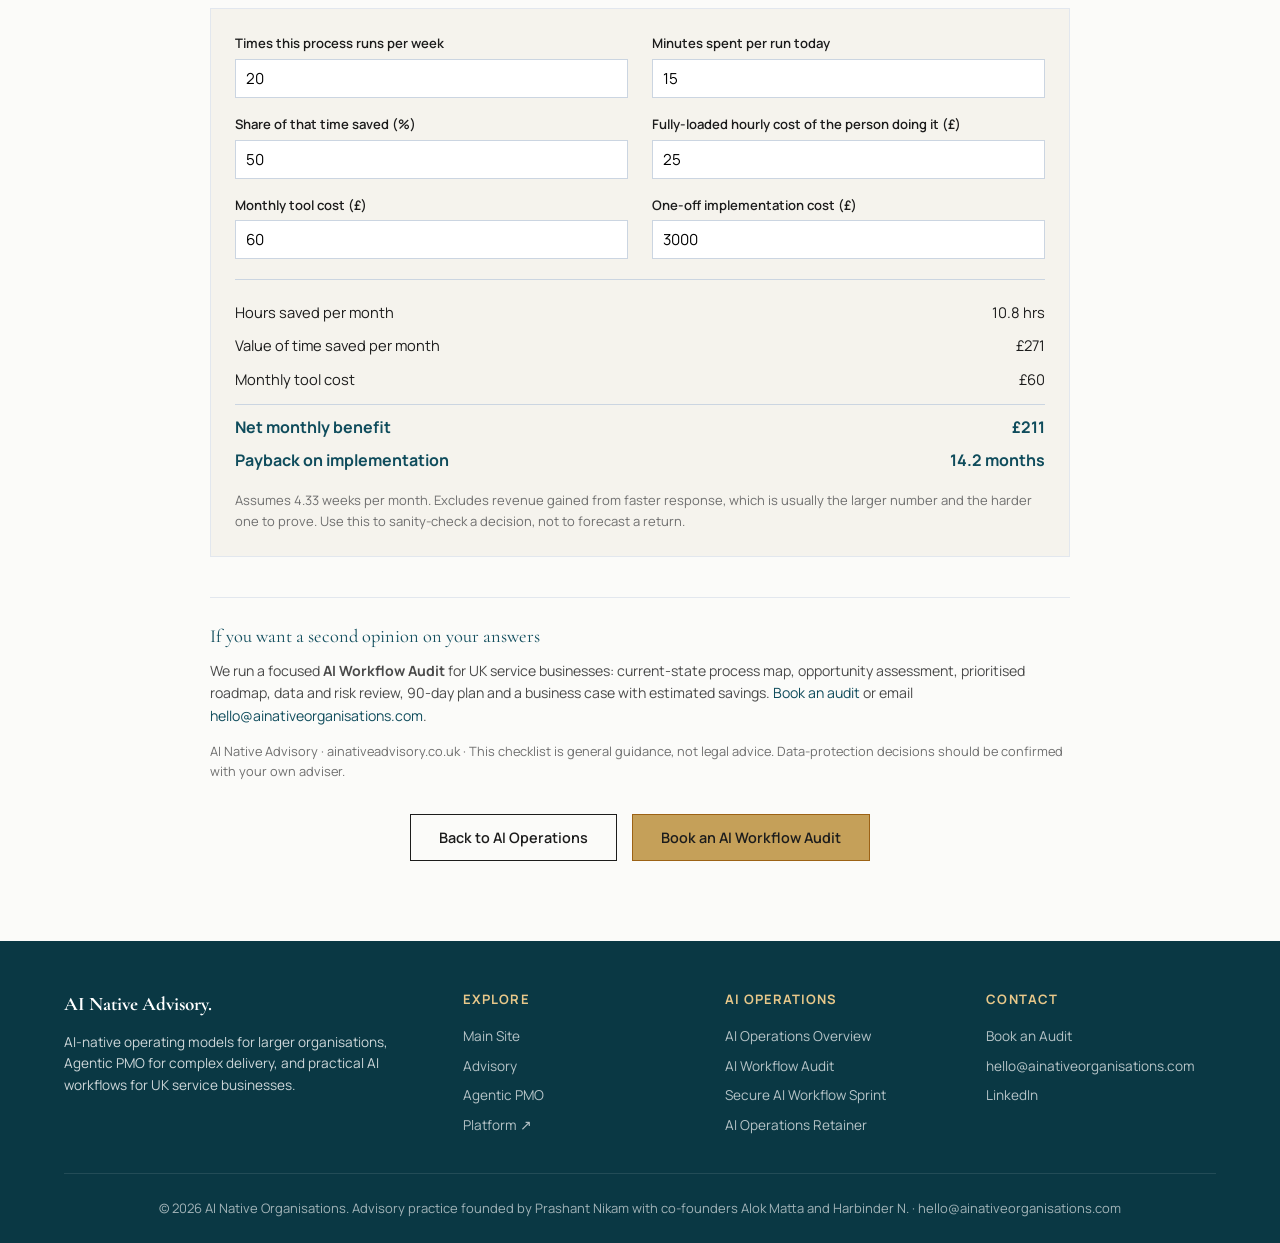
<file: secure-ai-workflow-checklist.html>
<!DOCTYPE html>
<html lang="en">
<head>
  <meta charset="UTF-8">
  <meta name="viewport" content="width=device-width, initial-scale=1.0">
  <title>The Secure AI Workflow Checklist for UK Service Businesses — AI Native Advisory</title>
  <link rel="stylesheet" href="styles.css">
  <meta name="description" content="A practical checklist for UK service businesses adopting AI: ten processes worth reviewing, data-protection questions, human-review checkpoints, tool-selection criteria, a workflow test plan and a simple ROI template.">
  <meta name="robots" content="index,follow,max-image-preview:large">
  <link rel="canonical" href="https://ainativeadvisory.co.uk/secure-ai-workflow-checklist">
  <meta property="og:title" content="The Secure AI Workflow Checklist for UK Service Businesses">
  <meta property="og:description" content="Ten processes worth reviewing, ten data-protection questions, human-review checkpoints, tool-selection criteria, a workflow test plan and a simple ROI template.">
  <meta property="og:type" content="article">
  <meta property="og:url" content="https://ainativeadvisory.co.uk/secure-ai-workflow-checklist">
  <meta property="og:site_name" content="AI Native Advisory">
  <meta property="og:locale" content="en_GB">
  <meta property="og:image" content="https://ainativeadvisory.co.uk/assets/og-image.png">
  <meta property="og:image:width" content="1200">
  <meta property="og:image:height" content="630">
  <meta name="twitter:card" content="summary_large_image">
  <meta name="twitter:image" content="https://ainativeadvisory.co.uk/assets/og-image.png">
  <script type="application/ld+json">
  {
    "@context": "https://schema.org",
    "@type": "WebPage",
    "@id": "https://ainativeadvisory.co.uk/secure-ai-workflow-checklist",
    "name": "The Secure AI Workflow Checklist for UK Service Businesses",
    "description": "A practical checklist for adopting AI in a service business: ten processes worth reviewing, data-protection questions, human-review checkpoints, tool-selection criteria, a workflow test checklist and a simple ROI template.",
    "url": "https://ainativeadvisory.co.uk/secure-ai-workflow-checklist",
    "inLanguage": "en-GB",
    "isPartOf": { "@id": "https://ainativeadvisory.co.uk/#website" },
    "publisher": { "@id": "https://ainativeadvisory.co.uk/#organisation" },
    "audience": { "@type": "BusinessAudience", "name": "UK service businesses with 1-50 staff" },
    "about": { "@type": "Thing", "name": "Secure AI workflow adoption" }
  }
  </script>
  <style>
    .ck { max-width: 860px; margin: 0 auto; }
    .ck-head { border-bottom: 2px solid var(--color-teal); padding-bottom: 1.5rem; margin-bottom: 2rem; }
    .ck-head .kicker { font-family: var(--font-serif); font-size: 0.8125rem; letter-spacing: 0.12em; text-transform: uppercase; color: var(--color-gold-ink); }
    .ck-head h1 { font-size: 2.6rem; margin: 0.4rem 0 0.6rem; }
    .ck-head p { color: var(--color-ink-secondary); font-size: 1.02rem; max-width: 640px; }
    .ck-block { margin-bottom: 2.5rem; page-break-inside: avoid; }
    .ck-block h2 { font-size: 1.5rem; display: flex; align-items: baseline; gap: 0.6rem; margin-bottom: 0.4rem; }
    
    .ck-block > p { font-size: 0.92rem; color: var(--color-ink-muted); margin-bottom: 0.9rem; }
    .ck-list { list-style: none; border-top: 1px solid var(--color-slate-soft); }
    .ck-list li { display: flex; gap: 0.75rem; align-items: flex-start; padding: 0.62rem 0; border-bottom: 1px solid var(--color-slate-soft); font-size: 0.93rem; color: var(--color-ink-secondary); }
    .ck-list li .box { flex: 0 0 auto; width: 15px; height: 15px; border: 1.5px solid var(--color-teal); margin-top: 4px; }
    .ck-list li strong { color: var(--color-ink); font-weight: 600; }
    .ck-list li .note { display: block; font-size: 0.85rem; color: var(--color-ink-muted); margin-top: 0.15rem; }
    .write-line { border-bottom: 1px solid var(--color-slate); height: 1.6rem; margin-top: 0.4rem; }
    .calc { background: var(--color-cream); border: 1px solid var(--color-slate-soft); padding: 1.5rem; }
    .calc-grid { display: grid; grid-template-columns: 1fr 1fr; gap: 1rem 1.5rem; }
    .calc label { display: block; font-size: 0.82rem; font-weight: 600; color: var(--color-ink); margin-bottom: 0.3rem; }
    .calc input {
      width: 100%; font-family: var(--font-sans); font-size: 0.95rem; padding: 0.5rem 0.65rem;
      border: 1px solid var(--color-slate); background: #fff; border-radius: 0;
    }
    .calc input:focus { outline: 2px solid var(--color-teal); outline-offset: -1px; }
    .calc-out { margin-top: 1.25rem; border-top: 1px solid var(--color-slate); padding-top: 1rem; }
    .calc-out div { display: flex; justify-content: space-between; font-size: 0.92rem; padding: 0.3rem 0; }
    .calc-out div.total { border-top: 1px solid var(--color-slate); margin-top: 0.5rem; padding-top: 0.6rem; font-weight: 700; font-size: 1rem; color: var(--color-teal); }
    .calc .caption { font-size: 0.8125rem; color: var(--color-ink-muted); margin-top: 0.75rem; line-height: 1.6; }
    .ck-foot { border-top: 1px solid var(--color-slate-soft); margin-top: 2.5rem; padding-top: 1.5rem; font-size: 0.88rem; color: var(--color-ink-secondary); }
    @media (max-width: 900px) {
      .ck-grid, .calc-grid { grid-template-columns: 1fr; }
      .ck-head h1 { font-size: 2rem; }
    }
    @media print {
      .site-nav, .site-footer, .no-print { display: none !important; }
      body { background: #fff; font-size: 11pt; }
      .section { padding: 0 !important; }
      .ck-head h1 { font-size: 22pt; }
      .ck-block { margin-bottom: 1.1rem; page-break-inside: auto; }
      .ck-list li { padding: 0.3rem 0; font-size: 9.5pt; }
      .ck-block h2 { font-size: 13pt; }
      .calc input { border: none; border-bottom: 1px solid #999; }
      .calc { page-break-inside: avoid; }
      .calc-grid { grid-template-columns: 1fr 1fr !important; }
      .ck-foot { font-size: 9pt; }
      @page { size: A4; margin: 16mm; }
    }
  </style>
</head>
<body>

<nav class="site-nav">
  <div class="nav-inner">
    <a class='nav-logo' href='/'>AI Native Advisory.</a>
    <button class="nav-toggle" onclick="toggleNav()" aria-label="Toggle navigation">
      <span></span><span></span><span></span>
    </button>
    <div class="nav-links" id="navLinks">
      <a href="https://ainativeorganisations.com" target="_blank" rel="noopener">Main Site</a>
      <a href="/">Advisory</a>
      <a href="/#agentic-pmo">Agentic PMO</a>
      <a href="/sme.html">AI Operations</a>
      <a href="https://agenticpmo.tech" target="_blank" rel="noopener">Platform ↗</a>
      <a href="/#team">Founders</a>
      <a href="/sme.html#audit-cta" class="btn btn-gold btn-sm">Book an Audit</a>
    </div>
  </div>
</nav>

<section class="section">
  <div class="container">
    <div class="ck">

      <div class="ck-head">
        <div class="kicker">AI Native Advisory · AI Operations</div>
        <h1>The Secure AI Workflow Checklist</h1>
        <p>For UK service businesses with 1–50 staff. Use this before you buy a tool, and again before a workflow touches client data. Work through it with the person who owns the process, not just the person who owns the technology.</p>
        <p class="no-print" style="margin-top:1rem;font-size:0.82rem;color:var(--color-ink-muted);">Print it (Ctrl/Cmd + P), save it as a PDF, or work through it on screen. The ROI template at the end calculates from your own numbers.</p>
        <div class="no-print" style="margin-top:1.25rem;">
          <a href="/secure-ai-workflow-checklist.pdf" download class="btn btn-gold">Download the PDF</a>
          <a href="/sme.html#audit-cta" class="btn btn-outline" style="margin-left:0.6rem;">Book an AI Workflow Audit</a>
        </div>
      </div>

      <!-- 1 -->
      <div class="ck-block">
        <h2>Ten processes worth reviewing</h2>
        <p>Tick the ones that currently cost you time. Start with whichever produces the most lost revenue, not the most lost minutes.</p>
        <ul class="ck-list">
          <li><span class="box"></span><span><strong>Enquiry intake</strong> — calls, forms, email and messaging arriving in one place, with nothing falling between them</span></li>
          <li><span class="box"></span><span><strong>First response and follow-up</strong> — how quickly a new enquiry hears back, and what happens on the second attempt</span></li>
          <li><span class="box"></span><span><strong>Quoting and proposals</strong> — building them, and chasing the ones not yet accepted</span></li>
          <li><span class="box"></span><span><strong>Client onboarding</strong> — contracts, documents, welcome information, account setup</span></li>
          <li><span class="box"></span><span><strong>Booking and scheduling</strong> — including reminders, rescheduling and no-shows</span></li>
          <li><span class="box"></span><span><strong>Document intake</strong> — receiving, naming, filing and extracting from client documents</span></li>
          <li><span class="box"></span><span><strong>Meeting notes to actions</strong> — who promised what, by when, and where that record lives</span></li>
          <li><span class="box"></span><span><strong>Reporting</strong> — the weekly or monthly pack you rebuild by hand</span></li>
          <li><span class="box"></span><span><strong>Internal knowledge</strong> — repetitive questions answered from someone's memory</span></li>
          <li><span class="box"></span><span><strong>Invoicing and credit control</strong> — reminders, statements and reconciliation</span></li>
        </ul>
      </div>

      <!-- 2 -->
      <div class="ck-block">
        <h2>Data-protection questions to ask</h2>
        <p>Answer all ten in writing before any workflow is switched on. “The supplier says it's compliant” is not an answer.</p>
        <ul class="ck-list">
          <li><span class="box"></span><span><strong>What personal data does the workflow touch?</strong> Names, contact details, health information, financial information, or anything about a client's own customers?</span></li>
          <li><span class="box"></span><span><strong>Where does it go?</strong> Which provider, which region, and does it leave the UK/EEA?</span></li>
          <li><span class="box"></span><span><strong>Is it used for training?</strong> Confirm in writing that your data is not used to train or improve a model.</span></li>
          <li><span class="box"></span><span><strong>How long is it retained?</strong> By the model provider, by the workflow tool, and in your own systems.</span></li>
          <li><span class="box"></span><span><strong>What is the lawful basis, and is it in your privacy notice?</strong> Most service businesses will rely on legitimate interests or contract — either way, it should be written down.</span></li>
          <li><span class="box"></span><span><strong>Is there a data-processing agreement?</strong> With each supplier that touches personal data on your behalf.</span></li>
          <li><span class="box"></span><span><strong>Who inside the business can see the data?</strong> Access per workflow, not per company.</span></li>
          <li><span class="box"></span><span><strong>What is the deletion path?</strong> If a client asks for erasure, can you actually find and remove the record?</span></li>
          <li><span class="box"></span><span><strong>What happens on vendor failure?</strong> Export, ownership, and how you get your data out.</span></li>
          <li><span class="box"></span><span><strong>Are you processing special-category data?</strong> Health, safeguarding, or legal detail needs a higher bar — and often a human-only path.</span></li>
        </ul>
      </div>

      <!-- 3 -->
      <div class="ck-block">
        <h2>Human-review checkpoints</h2>
        <p>Write down the checkpoints, not the intention. Each line needs a named owner.</p>
        <ul class="ck-list">
          <li><span class="box"></span><span><strong>Outbound client communication</strong> — anything sent to a client is approved by a person before it leaves, until the workflow has a track record and you decide otherwise</span></li>
          <li><span class="box"></span><span><strong>Pricing and commitments</strong> — no quote, discount, delivery date or contractual term is generated and sent unreviewed</span></li>
          <li><span class="box"></span><span><strong>Professional judgement</strong> — clinical, legal, financial or technical advice is drafted at most, never concluded by a model</span></li>
          <li><span class="box"></span><span><strong>Confidential or sensitive documents</strong> — reviewed before summarisation, or excluded from the workflow entirely</span></li>
          <li><span class="box"></span><span><strong>Escalation route</strong> — the named person a workflow hands to when it is unsure, with a response time</span></li>
          <li><span class="box"></span><span><strong>Kill switch</strong> — who can switch the workflow off, and how, without waiting for a supplier</span></li>
        </ul>
        <p style="margin-top:0.85rem;">Owner of checkpoints: <span class="write-line" style="display:inline-block;width:60%;"></span></p>
      </div>

      <!-- 4 -->
      <div class="ck-block">
        <h2>Tool-selection criteria</h2>
        <p>Score each candidate against these. A tool that fails 3 or 4 will cost you more than it saves.</p>
        <ul class="ck-list">
          <li><span class="box"></span><span><strong>Fits the process you already run</strong> — minimal change to how the team works today</span></li>
          <li><span class="box"></span><span><strong>Integrates with what you own</strong> — your inbox, CRM, calendar and telephony, without a middleware project</span></li>
          <li><span class="box"></span><span><strong>Data terms you can live with</strong> — no training on your data, clear retention, UK/EEA processing where required</span></li>
          <li><span class="box"></span><span><strong>Human-in-the-loop by default</strong> — approval steps are built in, not bolted on</span></li>
          <li><span class="box"></span><span><strong>Auditable</strong> — you can see what it did, to which record, and when</span></li>
          <li><span class="box"></span><span><strong>Portable</strong> — you can export your data, prompts and configuration and leave</span></li>
          <li><span class="box"></span><span><strong>Priced per outcome you can measure</strong> — not just per seat per month</span></li>
          <li><span class="box"></span><span><strong>Supportable by your team</strong> — someone in the business can operate it after week four</span></li>
        </ul>
        <p style="margin-top:0.85rem;">Tools shortlisted: <span class="write-line" style="display:inline-block;width:60%;"></span></p>
      </div>

      <!-- 5 -->
      <div class="ck-block">
        <h2>Workflow test checklist</h2>
        <p>Run these before go-live, on real examples, with the team who will use it. Record pass or fail for each.</p>
        <ul class="ck-list">
          <li><span class="box"></span><span><strong>Happy path</strong> — a normal, complete case goes through correctly five times in a row</span></li>
          <li><span class="box"></span><span><strong>Messy input</strong> — typos, forwarded emails, a photo of a form, a message in the wrong channel</span></li>
          <li><span class="box"></span><span><strong>Missing information</strong> — the workflow asks rather than invents. Check for fabricated details specifically</span></li>
          <li><span class="box"></span><span><strong>Duplicate and out-of-order events</strong> — the same enquiry arriving twice does not produce two responses</span></li>
          <li><span class="box"></span><span><strong>Edge cases you already know about</strong> — the difficult client, the unusual job, the exception only one person handles</span></li>
          <li><span class="box"></span><span><strong>Failure behaviour</strong> — if a tool is down or a key expires, the process falls back to something that works and someone is told</span></li>
          <li><span class="box"></span><span><strong>Data check</strong> — inspect what actually left your systems, not what the vendor says left</span></li>
          <li><span class="box"></span><span><strong>Handover test</strong> — a team member who did not build it runs it end-to-end from the manual alone</span></li>
        </ul>
      </div>

      <!-- 6 -->
      <div class="ck-block">
        <h2>Simple ROI template</h2>
        <p>Estimate honestly. If the numbers only work with optimistic inputs, the workflow is not ready.</p>

        <div class="calc no-print-interactive">
          <div class="calc-grid">
            <div>
              <label for="runs">Times this process runs per week</label>
              <input id="runs" type="number" min="0" step="1" value="20" oninput="calcRoi()">
            </div>
            <div>
              <label for="mins">Minutes spent per run today</label>
              <input id="mins" type="number" min="0" step="1" value="15" oninput="calcRoi()">
            </div>
            <div>
              <label for="cut">Share of that time saved (%)</label>
              <input id="cut" type="number" min="0" max="100" step="5" value="50" oninput="calcRoi()">
            </div>
            <div>
              <label for="rate">Fully-loaded hourly cost of the person doing it (£)</label>
              <input id="rate" type="number" min="0" step="1" value="25" oninput="calcRoi()">
            </div>
            <div>
              <label for="tool">Monthly tool cost (£)</label>
              <input id="tool" type="number" min="0" step="1" value="60" oninput="calcRoi()">
            </div>
            <div>
              <label for="build">One-off implementation cost (£)</label>
              <input id="build" type="number" min="0" step="100" value="3000" oninput="calcRoi()">
            </div>
          </div>

          <div class="calc-out" aria-live="polite">
            <div><span>Hours saved per month</span><span id="out-hours">—</span></div>
            <div><span>Value of time saved per month</span><span id="out-value">—</span></div>
            <div><span>Monthly tool cost</span><span id="out-cost">—</span></div>
            <div class="total"><span>Net monthly benefit</span><span id="out-net">—</span></div>
            <div class="total" style="border-top:none;margin-top:0;padding-top:0.2rem;"><span>Payback on implementation</span><span id="out-payback">—</span></div>
          </div>
          <p class="caption">Assumes 4.33 weeks per month. Excludes revenue gained from faster response, which is usually the larger number and the harder one to prove. Use this to sanity-check a decision, not to forecast a return.</p>
        </div>

        <noscript>
          <p style="font-size:0.9rem;color:var(--color-ink-secondary);">Work it by hand: (runs per week × minutes per run × % saved ÷ 60) × 4.33 = hours saved per month. Multiply by the loaded hourly cost, subtract the monthly tool cost, and divide the implementation cost by the net monthly benefit to get payback in months.</p>
        </noscript>
      </div>

      <!-- Foot -->
      <div class="ck-foot">
        <p style="font-family:var(--font-serif);font-size:1.15rem;color:var(--color-teal);margin-bottom:0.5rem;">If you want a second opinion on your answers</p>
        <p>We run a focused <strong>AI Workflow Audit</strong> for UK service businesses: current-state process map, opportunity assessment, prioritised roadmap, data and risk review, 90-day plan and a business case with estimated savings. <a href="/sme.html#audit-cta">Book an audit</a> or email <a href="mailto:hello@ainativeorganisations.com">hello@ainativeorganisations.com</a>.</p>
        <p style="margin-top:0.85rem;font-size:0.8rem;color:var(--color-ink-muted);">AI Native Advisory · ainativeadvisory.co.uk · This checklist is general guidance, not legal advice. Data-protection decisions should be confirmed with your own adviser.</p>
      </div>

      <div class="text-center no-print" style="margin-top:2rem;">
        <a href="/sme.html" class="btn btn-outline">Back to AI Operations</a>
        <a href="/sme.html#audit-cta" class="btn btn-gold" style="margin-left:0.75rem;">Book an AI Workflow Audit</a>
      </div>

    </div>
  </div>
</section>

<footer class="site-footer">
  <div class="container">
    <div class="footer-grid">
      <div class="footer-brand">
        <span class="footer-logo">AI Native Advisory.</span>
        <p>AI-native operating models for larger organisations, Agentic PMO for complex delivery, and practical AI workflows for UK service businesses.</p>
      </div>
      <div class="footer-col">
        <h4>Explore</h4>
        <a href="https://ainativeorganisations.com" target="_blank" rel="noopener">Main Site</a>
        <a href="/">Advisory</a>
        <a href="/#agentic-pmo">Agentic PMO</a>
        <a href="https://agenticpmo.tech" target="_blank" rel="noopener">Platform ↗</a>
      </div>
      <div class="footer-col">
        <h4>AI Operations</h4>
        <a href="/sme.html">AI Operations Overview</a>
        <a href="/sme.html#services-sme">AI Workflow Audit</a>
        <a href="/sme.html#services-sme">Secure AI Workflow Sprint</a>
        <a href="/sme.html#services-sme">AI Operations Retainer</a>
      </div>
      <div class="footer-col">
        <h4>Contact</h4>
        <a href="/sme.html#audit-cta">Book an Audit</a>
        <a href="mailto:hello@ainativeorganisations.com">hello@ainativeorganisations.com</a>
        <a href="https://www.linkedin.com/in/prashant-nikam-new/" target="_blank" rel="noopener">LinkedIn</a>
      </div>
    </div>
    <div class="footer-bottom">
      © 2026 AI Native Organisations. Advisory practice founded by Prashant Nikam with co-founders Alok Matta and Harbinder N. · hello@ainativeorganisations.com
    </div>
  </div>
</footer>

<script>
function toggleNav() {
  document.getElementById('navLinks').classList.toggle('open');
}

var WEEKS_PER_MONTH = 4.33;

function money(n) {
  return '£' + Math.round(n).toLocaleString('en-GB');
}

function num(id) {
  var v = parseFloat(document.getElementById(id).value);
  return isFinite(v) && v > 0 ? v : 0;
}

function calcRoi() {
  var runs = num('runs');
  var mins = num('mins');
  var cut = Math.min(num('cut'), 100);
  var rate = num('rate');
  var tool = num('tool');
  var build = num('build');

  var hoursPerMonth = (runs * mins * (cut / 100) / 60) * WEEKS_PER_MONTH;
  var value = hoursPerMonth * rate;
  var net = value - tool;
  var payback = net > 0 ? build / net : null;

  document.getElementById('out-hours').textContent = hoursPerMonth.toFixed(1) + ' hrs';
  document.getElementById('out-value').textContent = money(value);
  document.getElementById('out-cost').textContent = money(tool);
  document.getElementById('out-net').textContent = (net < 0 ? '-' : '') + money(Math.abs(net));
  document.getElementById('out-payback').textContent = payback === null
    ? 'No payback at these inputs'
    : (payback <= 0 ? 'Immediate' : payback.toFixed(1) + ' months');
}

if (document.getElementById('runs')) { calcRoi(); }
</script>
</body>
</html>
</file>
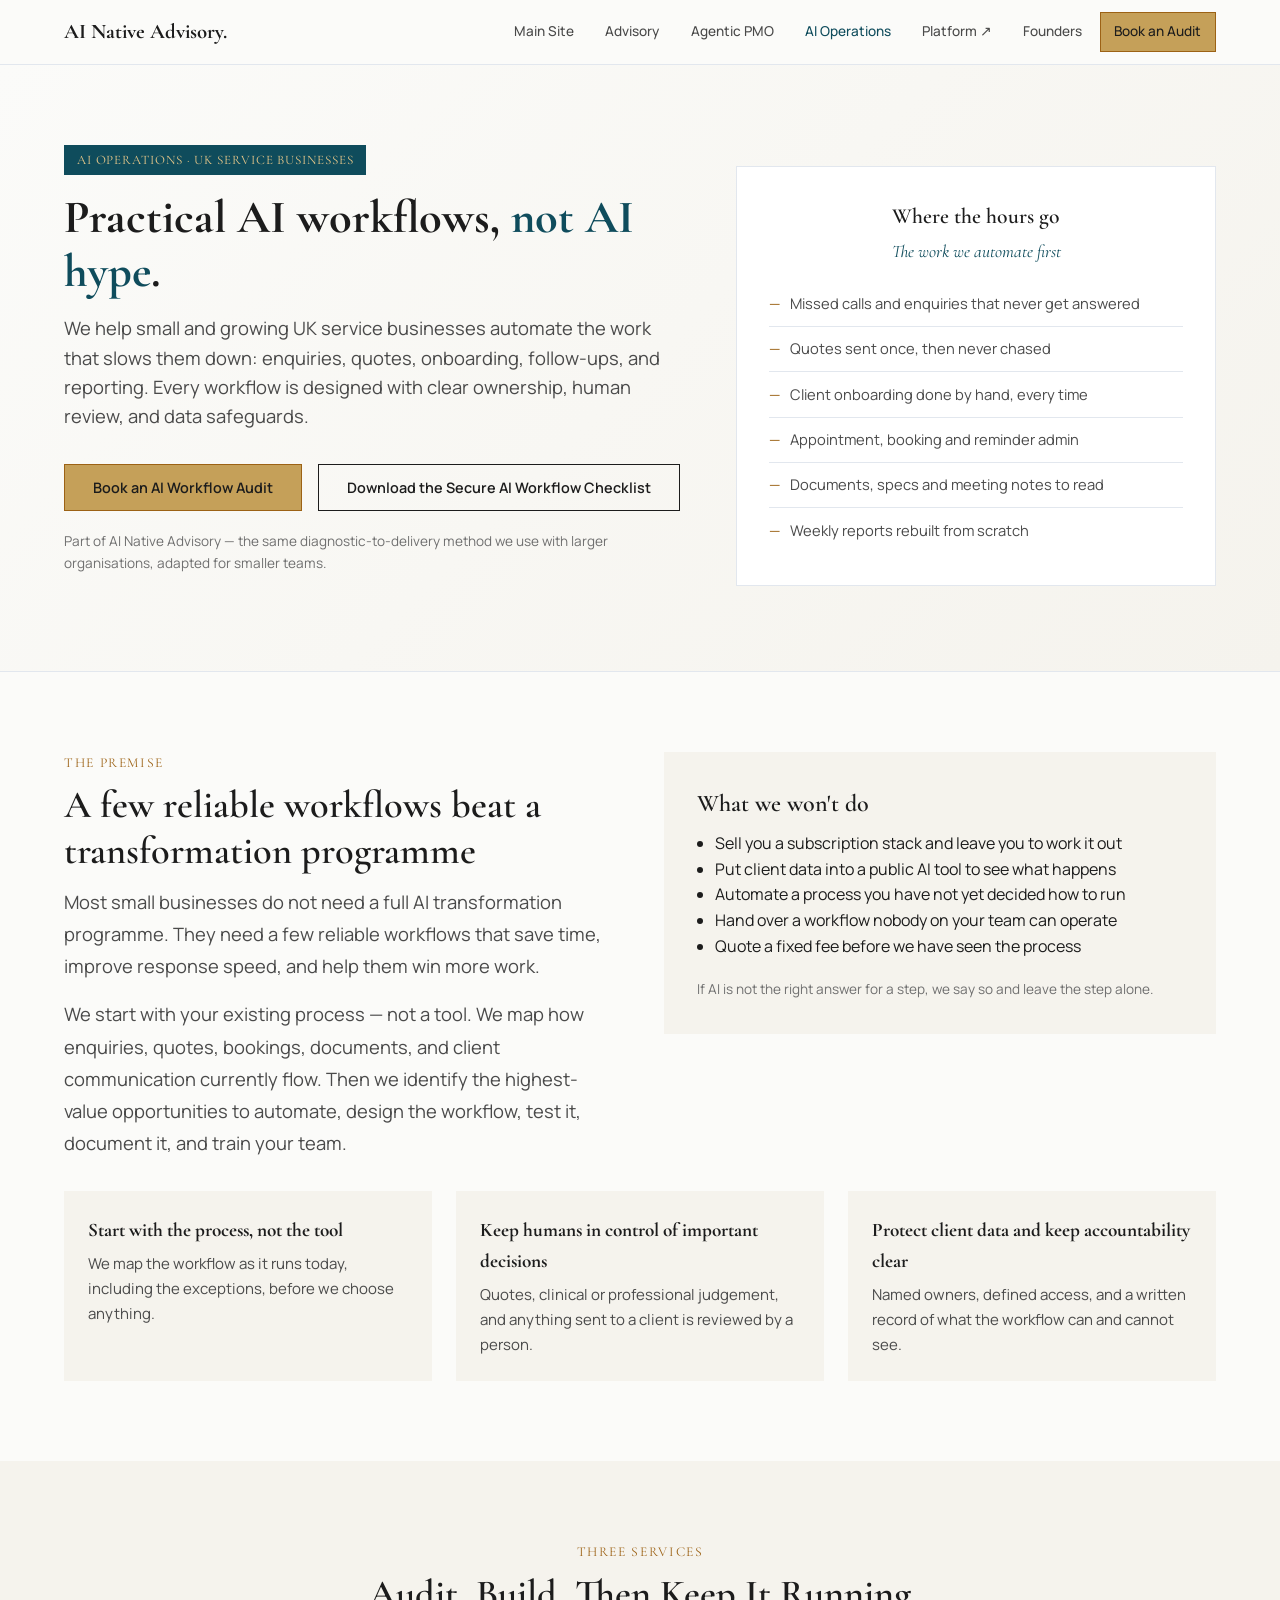
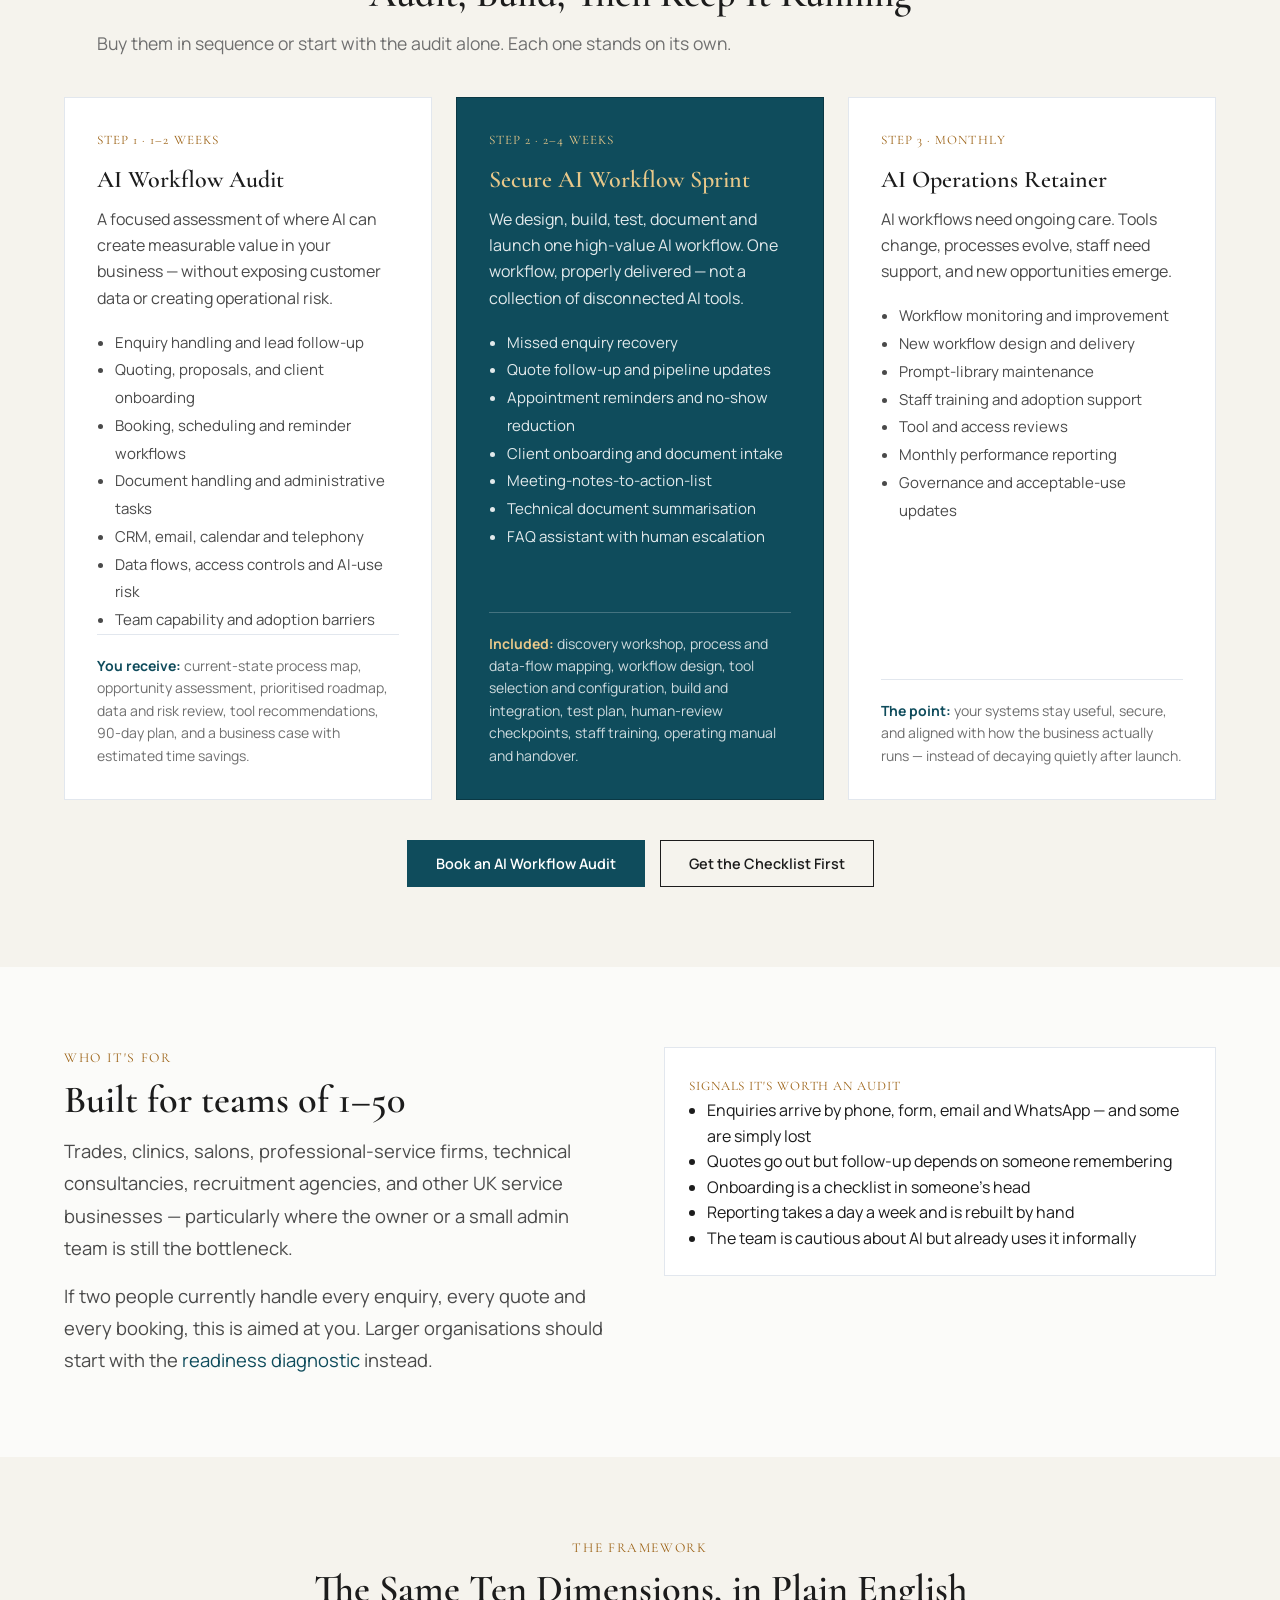
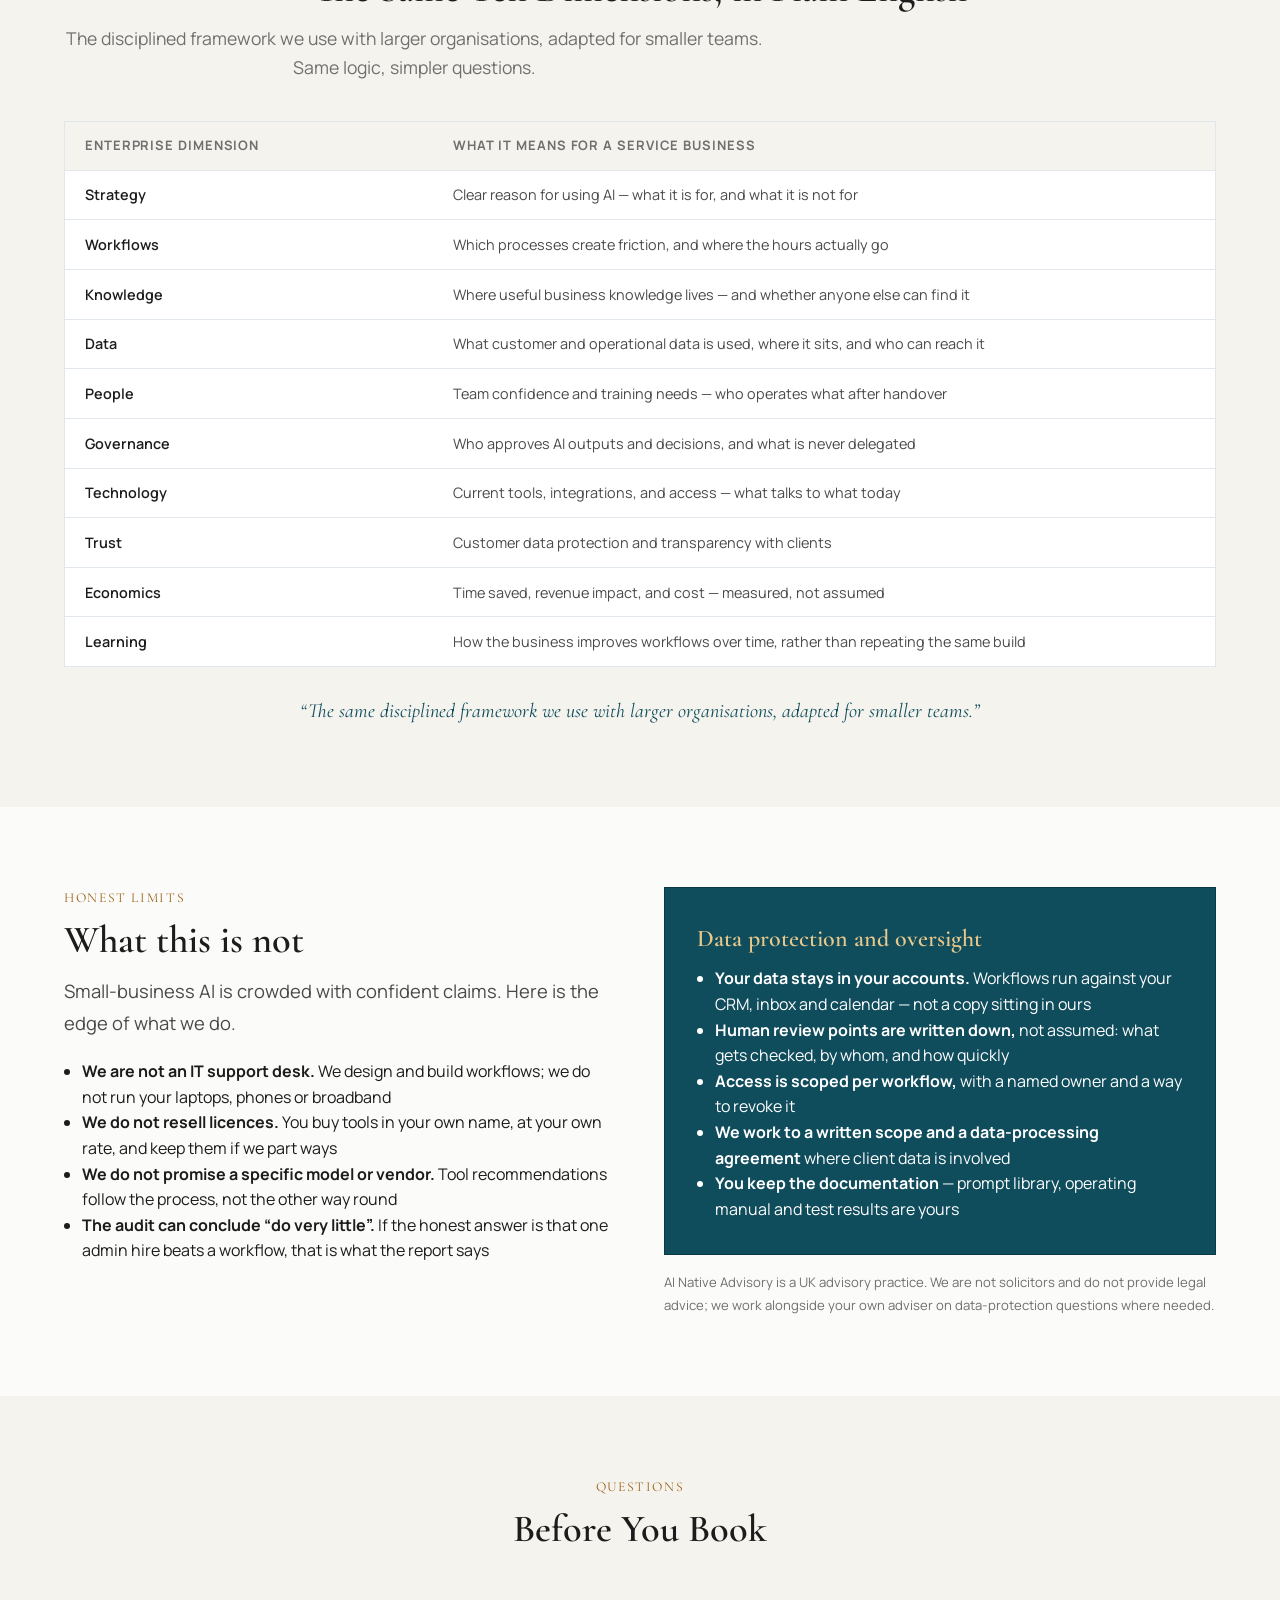
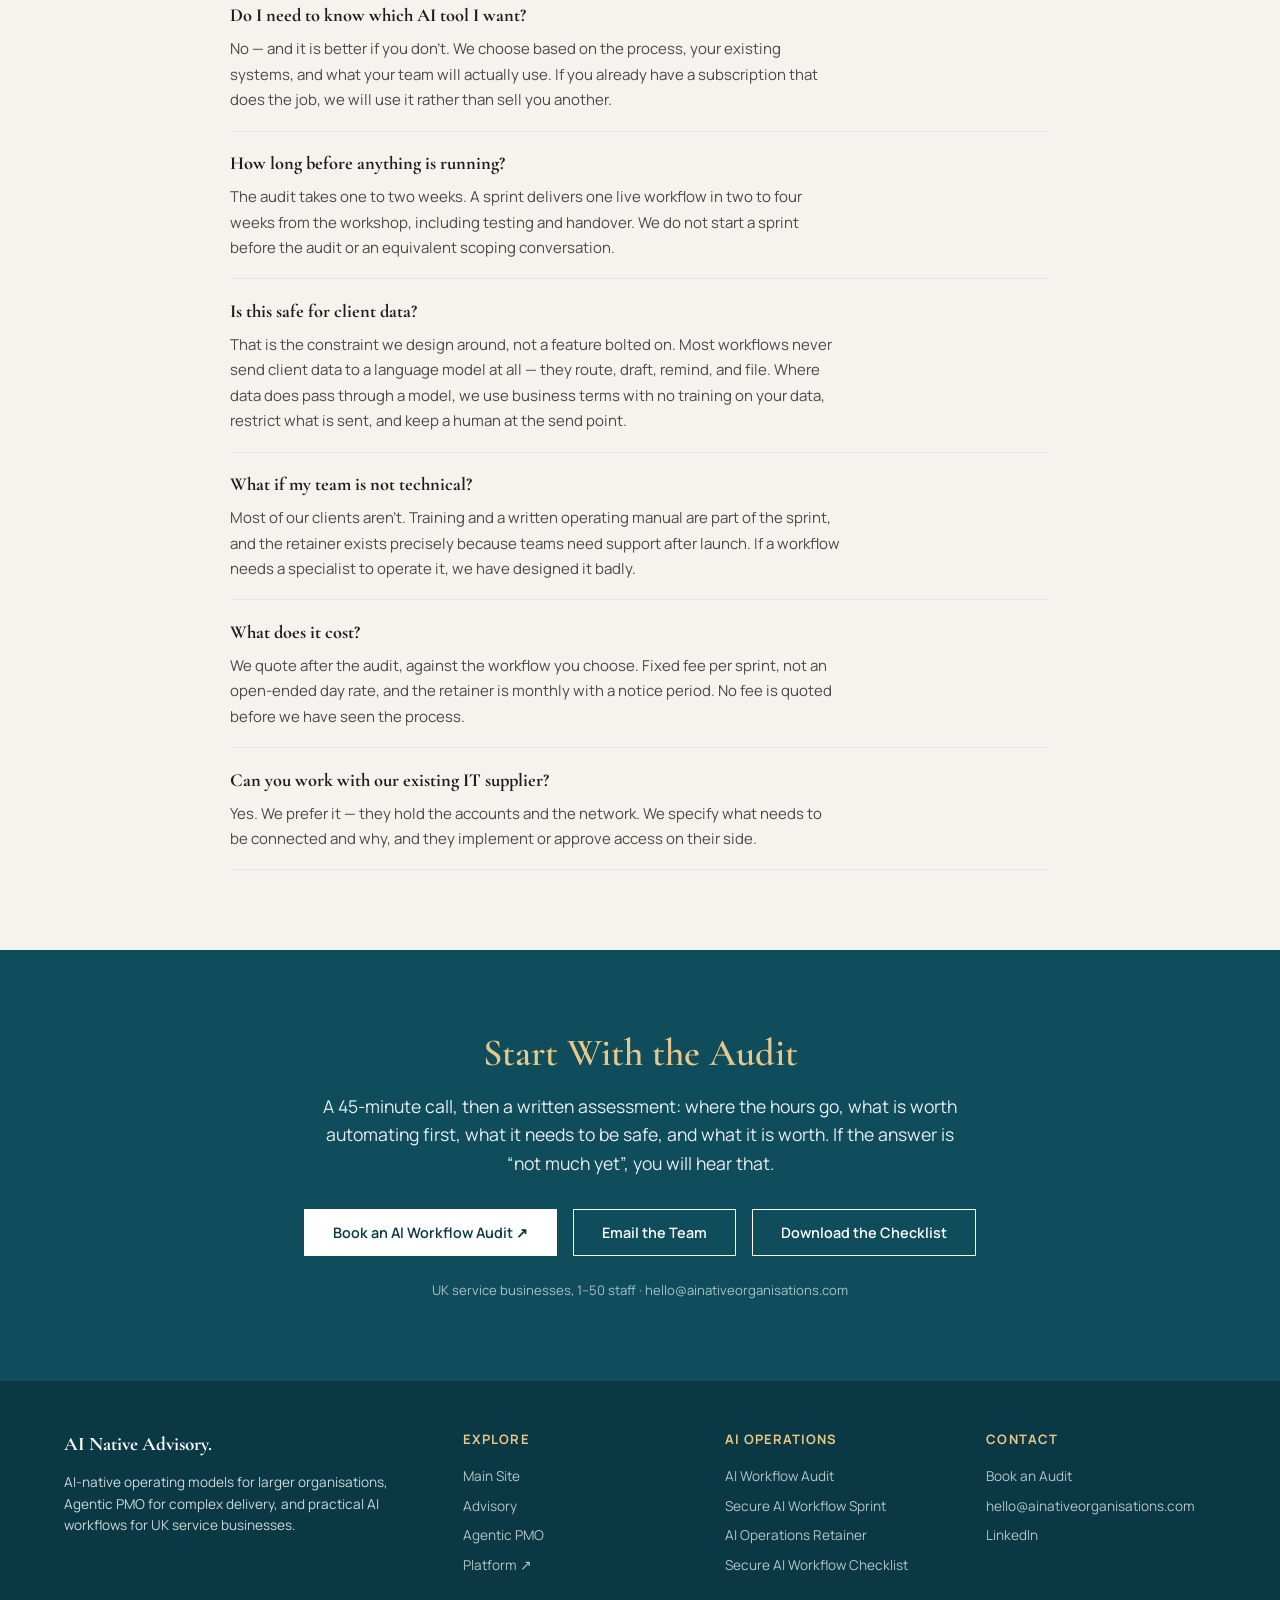
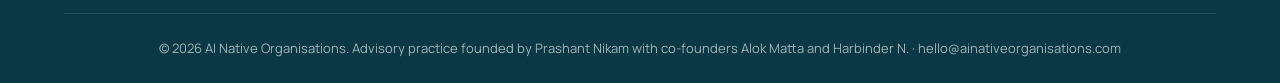
<file: sme.html>
<!DOCTYPE html>
<html lang="en">
<head>
  <meta charset="UTF-8">
  <meta name="viewport" content="width=device-width, initial-scale=1.0">
  <title>AI Workflows for UK Service Businesses — AI Native Advisory</title>
  <link rel="stylesheet" href="styles.css">
  <meta name="description" content="Practical AI workflows for UK service businesses. We map your enquiries, quotes, onboarding and admin, then design, build and test one reliable workflow — with human review and data safeguards built in.">
  <meta property="og:title" content="AI Operations for UK Service Businesses — AI Native Advisory">
  <meta property="og:description" content="Practical AI workflows for UK service businesses, without the AI hype. AI Workflow Audit, Secure AI Workflow Sprint, and AI Operations Retainer.">
  <meta property="og:type" content="website">
  <link rel="canonical" href="https://ainativeadvisory.co.uk/sme">
  <meta name="robots" content="index,follow,max-image-preview:large">
  <meta property="og:url" content="https://ainativeadvisory.co.uk/sme">
  <meta property="og:site_name" content="AI Native Advisory">
  <meta property="og:locale" content="en_GB">
  <meta property="og:image" content="https://ainativeadvisory.co.uk/assets/og-image.png">
  <meta property="og:image:width" content="1200">
  <meta property="og:image:height" content="630">
  <meta name="twitter:card" content="summary_large_image">
  <meta name="twitter:title" content="AI Operations for UK Service Businesses — AI Native Advisory">
  <meta name="twitter:description" content="Practical AI workflows for UK service businesses: audit, sprint, retainer. Human review and data safeguards built in.">
  <meta name="twitter:image" content="https://ainativeadvisory.co.uk/assets/og-image.png">
  <script type="application/ld+json">
  {
    "@context": "https://schema.org",
    "@graph": [
      {
        "@type": "Service",
        "@id": "https://ainativeadvisory.co.uk/sme#service",
        "name": "AI Operations for UK Service Businesses",
        "serviceType": "AI workflow implementation for small and mid-sized service businesses",
        "description": "We map how enquiries, quotes, bookings, documents and client communication flow, identify the highest-value automation opportunities, then design, build, test, document and hand over the workflow.",
        "url": "https://ainativeadvisory.co.uk/sme",
        "areaServed": { "@type": "Country", "name": "United Kingdom" },
        "provider": { "@id": "https://ainativeadvisory.co.uk/#organisation" },
        "audience": {
          "@type": "BusinessAudience",
          "name": "UK service businesses with 1-50 staff",
          "numberOfEmployees": { "@type": "QuantitativeValue", "minValue": 1, "maxValue": 50 }
        },
        "hasOfferCatalog": {
          "@type": "OfferCatalog",
          "name": "AI Operations services",
          "itemListElement": [
            {
              "@type": "Offer",
              "itemOffered": {
                "@type": "Service",
                "name": "AI Workflow Audit",
                "description": "A focused assessment of where AI can create measurable value without exposing customer data: current-state process map, opportunity assessment, prioritised roadmap, data and risk review, tool recommendations, 90-day plan and business case."
              }
            },
            {
              "@type": "Offer",
              "itemOffered": {
                "@type": "Service",
                "name": "Secure AI Workflow Sprint",
                "description": "One high-value AI workflow designed, built, tested, documented and launched in two to four weeks, including human-review checkpoints, staff training and an operating manual."
              }
            },
            {
              "@type": "Offer",
              "itemOffered": {
                "@type": "Service",
                "name": "AI Operations Retainer",
                "description": "Monthly care of live AI workflows: monitoring and improvement, new workflow delivery, prompt-library maintenance, staff training, access reviews, performance reporting and governance updates."
              }
            }
          ]
        }
      },
      {
        "@type": "FAQPage",
        "@id": "https://ainativeadvisory.co.uk/sme#faq",
        "mainEntity": [
          {
            "@type": "Question",
            "name": "Do I need to know which AI tool I want?",
            "acceptedAnswer": { "@type": "Answer", "text": "No — and it is better if you don't. We choose based on the process, your existing systems, and what your team will actually use. If you already have a subscription that does the job, we will use it rather than sell you another." }
          },
          {
            "@type": "Question",
            "name": "How long before anything is running?",
            "acceptedAnswer": { "@type": "Answer", "text": "The audit takes one to two weeks. A sprint delivers one live workflow in two to four weeks from the workshop, including testing and handover. We do not start a sprint before the audit or an equivalent scoping conversation." }
          },
          {
            "@type": "Question",
            "name": "Is this safe for client data?",
            "acceptedAnswer": { "@type": "Answer", "text": "That is the constraint we design around, not a feature bolted on. Most workflows never send client data to a language model at all — they route, draft, remind, and file. Where data does pass through a model, we use business terms with no training on your data, restrict what is sent, and keep a human at the send point." }
          },
          {
            "@type": "Question",
            "name": "What if my team is not technical?",
            "acceptedAnswer": { "@type": "Answer", "text": "Most of our clients aren't. Training and a written operating manual are part of the sprint, and the retainer exists precisely because teams need support after launch. If a workflow needs a specialist to operate it, we have designed it badly." }
          },
          {
            "@type": "Question",
            "name": "What does it cost?",
            "acceptedAnswer": { "@type": "Answer", "text": "We quote after the audit, against the workflow you choose. Fixed fee per sprint, not an open-ended day rate, and the retainer is monthly with a notice period. No fee is quoted before we have seen the process." }
          },
          {
            "@type": "Question",
            "name": "Can you work with our existing IT supplier?",
            "acceptedAnswer": { "@type": "Answer", "text": "Yes. We prefer it — they hold the accounts and the network. We specify what needs to be connected and why, and they implement or approve access on their side." }
          }
        ]
      },
      {
        "@type": "BreadcrumbList",
        "itemListElement": [
          { "@type": "ListItem", "position": 1, "name": "Home", "item": "https://ainativeadvisory.co.uk/" },
          { "@type": "ListItem", "position": 2, "name": "AI Operations", "item": "https://ainativeadvisory.co.uk/sme" }
        ]
      }
    ]
  }
  </script>
</head>
<body>

<!-- Navigation -->
<nav class="site-nav">
  <div class="nav-inner">
    <a class='nav-logo' href='/'>AI Native Advisory.</a>
    <button class="nav-toggle" onclick="toggleNav()" aria-label="Toggle navigation">
      <span></span><span></span><span></span>
    </button>
    <div class="nav-links" id="navLinks">
      <a href="https://ainativeorganisations.com" target="_blank" rel="noopener">Main Site</a>
      <a href="/">Advisory</a>
      <a href="/#agentic-pmo">Agentic PMO</a>
      <a class='active' href='/sme.html'>AI Operations</a>
      <a href="https://agenticpmo.tech" target="_blank" rel="noopener">Platform ↗</a>
      <a href="/#team">Founders</a>
      <a href="#audit-cta" class="btn btn-gold btn-sm">Book an Audit</a>
    </div>
  </div>
</nav>

<!-- Hero -->
<section class="hero hero--sme">
  <div class="container">
    <div class="hero-grid">
      <div>
        <div class="badge">AI Operations · UK Service Businesses</div>
        <h1>Practical AI workflows, <span class="highlight">not AI hype</span>.</h1>
        <p>We help small and growing UK service businesses automate the work that slows them down: enquiries, quotes, onboarding, follow-ups, and reporting. Every workflow is designed with clear ownership, human review, and data safeguards.</p>
        <div class="hero-actions">
          <a href="#audit-cta" class="btn btn-gold">Book an AI Workflow Audit</a>
          <a href="/secure-ai-workflow-checklist.html" class="btn btn-outline">Download the Secure AI Workflow Checklist</a>
        </div>
        <p style="margin-top:1.25rem;font-size:0.85rem;color:var(--color-ink-muted);">Part of AI Native Advisory — the same diagnostic-to-delivery method we use with larger organisations, adapted for smaller teams.</p>
      </div>
      <div>
        <div class="researcher-card">
          <h3 style="font-size:1.35rem;">Where the hours go</h3>
          <div class="institution" style="margin-bottom:1rem;">The work we automate first</div>
          <ul class="friction-list" style="text-align:left;margin-top:0;">
            <li>Missed calls and enquiries that never get answered</li>
            <li>Quotes sent once, then never chased</li>
            <li>Client onboarding done by hand, every time</li>
            <li>Appointment, booking and reminder admin</li>
            <li>Documents, specs and meeting notes to read</li>
            <li>Weekly reports rebuilt from scratch</li>
          </ul>
        </div>
      </div>
    </div>
  </div>
</section>

<!-- Why -->
<section class="section">
  <div class="container">
    <div class="cols-2">
      <div>
        <span class="eyebrow">The Premise</span>
        <h2 class="section-title">A few reliable workflows beat a transformation programme</h2>
        <p class="lede">Most small businesses do not need a full AI transformation programme. They need a few reliable workflows that save time, improve response speed, and help them win more work.</p>
        <p class="lede" style="margin-top:1rem;">We start with your existing process — not a tool. We map how enquiries, quotes, bookings, documents, and client communication currently flow. Then we identify the highest-value opportunities to automate, design the workflow, test it, document it, and train your team.</p>
      </div>
      <div>
        <div class="card" style="background:var(--color-cream);border-color:transparent;">
          <h3>What we won't do</h3>
          <ul class="svc-list" style="padding-left:1.1rem;">
            <li>Sell you a subscription stack and leave you to work it out</li>
            <li>Put client data into a public AI tool to see what happens</li>
            <li>Automate a process you have not yet decided how to run</li>
            <li>Hand over a workflow nobody on your team can operate</li>
            <li>Quote a fixed fee before we have seen the process</li>
          </ul>
          <p style="margin-top:1.25rem;font-size:0.85rem;color:var(--color-ink-muted);">If AI is not the right answer for a step, we say so and leave the step alone.</p>
        </div>
      </div>
    </div>

    <div class="principles">
      <div class="principle">
        <h4>Start with the process, not the tool</h4>
        <p>We map the workflow as it runs today, including the exceptions, before we choose anything.</p>
      </div>
      <div class="principle">
        <h4>Keep humans in control of important decisions</h4>
        <p>Quotes, clinical or professional judgement, and anything sent to a client is reviewed by a person.</p>
      </div>
      <div class="principle">
        <h4>Protect client data and keep accountability clear</h4>
        <p>Named owners, defined access, and a written record of what the workflow can and cannot see.</p>
      </div>
    </div>
  </div>
</section>

<!-- Services -->
<section class="section section-cream" id="services-sme">
  <div class="container">
    <span class="eyebrow text-center">Three Services</span>
    <h2 class="section-title text-center">Audit, Build, Then Keep It Running</h2>
    <p class="section-subtitle text-center">Buy them in sequence or start with the audit alone. Each one stands on its own.</p>

    <div class="card-grid card-grid-3">
      <div class="svc-card">
        <span class="svc-tag">Step 1 · 1–2 weeks</span>
        <h3>AI Workflow Audit</h3>
        <p class="svc-desc">A focused assessment of where AI can create measurable value in your business — without exposing customer data or creating operational risk.</p>
        <ul class="svc-list">
          <li>Enquiry handling and lead follow-up</li>
          <li>Quoting, proposals, and client onboarding</li>
          <li>Booking, scheduling and reminder workflows</li>
          <li>Document handling and administrative tasks</li>
          <li>CRM, email, calendar and telephony</li>
          <li>Data flows, access controls and AI-use risk</li>
          <li>Team capability and adoption barriers</li>
        </ul>
        <p class="svc-foot"><strong>You receive:</strong> current-state process map, opportunity assessment, prioritised roadmap, data and risk review, tool recommendations, 90-day plan, and a business case with estimated time savings.</p>
      </div>

      <div class="svc-card svc-card--dark">
        <span class="svc-tag">Step 2 · 2–4 weeks</span>
        <h3>Secure AI Workflow Sprint</h3>
        <p class="svc-desc">We design, build, test, document and launch one high-value AI workflow. One workflow, properly delivered — not a collection of disconnected AI tools.</p>
        <ul class="svc-list">
          <li>Missed enquiry recovery</li>
          <li>Quote follow-up and pipeline updates</li>
          <li>Appointment reminders and no-show reduction</li>
          <li>Client onboarding and document intake</li>
          <li>Meeting-notes-to-action-list</li>
          <li>Technical document summarisation</li>
          <li>FAQ assistant with human escalation</li>
        </ul>
        <p class="svc-foot"><strong>Included:</strong> discovery workshop, process and data-flow mapping, workflow design, tool selection and configuration, build and integration, test plan, human-review checkpoints, staff training, operating manual and handover.</p>
      </div>

      <div class="svc-card">
        <span class="svc-tag">Step 3 · Monthly</span>
        <h3>AI Operations Retainer</h3>
        <p class="svc-desc">AI workflows need ongoing care. Tools change, processes evolve, staff need support, and new opportunities emerge.</p>
        <ul class="svc-list">
          <li>Workflow monitoring and improvement</li>
          <li>New workflow design and delivery</li>
          <li>Prompt-library maintenance</li>
          <li>Staff training and adoption support</li>
          <li>Tool and access reviews</li>
          <li>Monthly performance reporting</li>
          <li>Governance and acceptable-use updates</li>
        </ul>
        <p class="svc-foot"><strong>The point:</strong> your systems stay useful, secure, and aligned with how the business actually runs — instead of decaying quietly after launch.</p>
      </div>
    </div>

    <div class="text-center" style="margin-top:2.5rem;">
      <a href="#audit-cta" class="btn btn-teal">Book an AI Workflow Audit</a>
      <a href="/secure-ai-workflow-checklist.html" class="btn btn-outline" style="margin-left:0.75rem;">Get the Checklist First</a>
    </div>
  </div>
</section>

<!-- Who it's for -->
<section class="section">
  <div class="container">
    <div class="cols-2">
      <div>
        <span class="eyebrow">Who It's For</span>
        <h2 class="section-title">Built for teams of 1–50</h2>
        <p class="lede">Trades, clinics, salons, professional-service firms, technical consultancies, recruitment agencies, and other UK service businesses — particularly where the owner or a small admin team is still the bottleneck.</p>
        <p class="lede" style="margin-top:1rem;">If two people currently handle every enquiry, every quote and every booking, this is aimed at you. Larger organisations should start with the <a href="/#services">readiness diagnostic</a> instead.</p>
      </div>
      <div>
        <div class="phase-card" style="margin-top:0;">
          <span class="phase-label">Signals it's worth an audit</span>
          <ul class="svc-list" style="padding-left:1.1rem;">
            <li>Enquiries arrive by phone, form, email and WhatsApp — and some are simply lost</li>
            <li>Quotes go out but follow-up depends on someone remembering</li>
            <li>Onboarding is a checklist in someone's head</li>
            <li>Reporting takes a day a week and is rebuilt by hand</li>
            <li>The team is cautious about AI but already uses it informally</li>
          </ul>
        </div>
      </div>
    </div>
  </div>
</section>

<!-- Framework -->
<section class="section section-cream">
  <div class="container">
    <span class="eyebrow text-center">The Framework</span>
    <h2 class="section-title text-center">The Same Ten Dimensions, in Plain English</h2>
    <p class="section-subtitle text-center">The disciplined framework we use with larger organisations, adapted for smaller teams. Same logic, simpler questions.</p>

    <table class="map-table">
      <thead>
        <tr>
          <th>Enterprise dimension</th>
          <th>What it means for a service business</th>
        </tr>
      </thead>
      <tbody>
        <tr><td>Strategy</td><td>Clear reason for using AI — what it is for, and what it is not for</td></tr>
        <tr><td>Workflows</td><td>Which processes create friction, and where the hours actually go</td></tr>
        <tr><td>Knowledge</td><td>Where useful business knowledge lives — and whether anyone else can find it</td></tr>
        <tr><td>Data</td><td>What customer and operational data is used, where it sits, and who can reach it</td></tr>
        <tr><td>People</td><td>Team confidence and training needs — who operates what after handover</td></tr>
        <tr><td>Governance</td><td>Who approves AI outputs and decisions, and what is never delegated</td></tr>
        <tr><td>Technology</td><td>Current tools, integrations, and access — what talks to what today</td></tr>
        <tr><td>Trust</td><td>Customer data protection and transparency with clients</td></tr>
        <tr><td>Economics</td><td>Time saved, revenue impact, and cost — measured, not assumed</td></tr>
        <tr><td>Learning</td><td>How the business improves workflows over time, rather than repeating the same build</td></tr>
      </tbody>
    </table>

    <p class="text-center" style="margin-top:1.75rem;font-family:var(--font-serif);font-size:1.25rem;font-style:italic;color:var(--color-teal);">“The same disciplined framework we use with larger organisations, adapted for smaller teams.”</p>
  </div>
</section>

<!-- Honest limits -->
<section class="section">
  <div class="container">
    <div class="cols-2">
      <div>
        <span class="eyebrow">Honest Limits</span>
        <h2 class="section-title">What this is not</h2>
        <p class="lede">Small-business AI is crowded with confident claims. Here is the edge of what we do.</p>
        <ul class="svc-list" style="padding-left:1.1rem;margin-top:1.25rem;">
          <li><strong>We are not an IT support desk.</strong> We design and build workflows; we do not run your laptops, phones or broadband</li>
          <li><strong>We do not resell licences.</strong> You buy tools in your own name, at your own rate, and keep them if we part ways</li>
          <li><strong>We do not promise a specific model or vendor.</strong> Tool recommendations follow the process, not the other way round</li>
          <li><strong>The audit can conclude “do very little”.</strong> If the honest answer is that one admin hire beats a workflow, that is what the report says</li>
        </ul>
      </div>
      <div>
        <div class="card card-dark">
          <h3>Data protection and oversight</h3>
          <ul class="svc-list" style="padding-left:1.1rem;">
            <li><strong>Your data stays in your accounts.</strong> Workflows run against your CRM, inbox and calendar — not a copy sitting in ours</li>
            <li><strong>Human review points are written down,</strong> not assumed: what gets checked, by whom, and how quickly</li>
            <li><strong>Access is scoped per workflow,</strong> with a named owner and a way to revoke it</li>
            <li><strong>We work to a written scope and a data-processing agreement</strong> where client data is involved</li>
            <li><strong>You keep the documentation</strong> — prompt library, operating manual and test results are yours</li>
          </ul>
        </div>
        <p class="scope-note" style="margin-top:1rem;">AI Native Advisory is a UK advisory practice. We are not solicitors and do not provide legal advice; we work alongside your own adviser on data-protection questions where needed.</p>
      </div>
    </div>
  </div>
</section>

<!-- FAQ -->
<section class="section section-cream">
  <div class="container">
    <span class="eyebrow text-center">Questions</span>
    <h2 class="section-title text-center">Before You Book</h2>
    <div class="faq" style="margin-top:2rem;">
      <div class="faq-item">
        <h4>Do I need to know which AI tool I want?</h4>
        <p>No — and it is better if you don't. We choose based on the process, your existing systems, and what your team will actually use. If you already have a subscription that does the job, we will use it rather than sell you another.</p>
      </div>
      <div class="faq-item">
        <h4>How long before anything is running?</h4>
        <p>The audit takes one to two weeks. A sprint delivers one live workflow in two to four weeks from the workshop, including testing and handover. We do not start a sprint before the audit or an equivalent scoping conversation.</p>
      </div>
      <div class="faq-item">
        <h4>Is this safe for client data?</h4>
        <p>That is the constraint we design around, not a feature bolted on. Most workflows never send client data to a language model at all — they route, draft, remind, and file. Where data does pass through a model, we use business terms with no training on your data, restrict what is sent, and keep a human at the send point.</p>
      </div>
      <div class="faq-item">
        <h4>What if my team is not technical?</h4>
        <p>Most of our clients aren't. Training and a written operating manual are part of the sprint, and the retainer exists precisely because teams need support after launch. If a workflow needs a specialist to operate it, we have designed it badly.</p>
      </div>
      <div class="faq-item">
        <h4>What does it cost?</h4>
        <p>We quote after the audit, against the workflow you choose. Fixed fee per sprint, not an open-ended day rate, and the retainer is monthly with a notice period. No fee is quoted before we have seen the process.</p>
      </div>
      <div class="faq-item">
        <h4>Can you work with our existing IT supplier?</h4>
        <p>Yes. We prefer it — they hold the accounts and the network. We specify what needs to be connected and why, and they implement or approve access on their side.</p>
      </div>
    </div>
  </div>
</section>

<!-- CTA -->
<section class="section section-dark text-center" id="audit-cta">
  <div class="container">
    <h2 style="color:var(--color-gold-ink);margin-bottom:1rem;">Start With the Audit</h2>
    <p style="max-width:640px;margin:0 auto 2rem;opacity:0.9;font-size:1.1rem;">
      A 45-minute call, then a written assessment: where the hours go, what is worth automating first, what it needs to be safe, and what it is worth. If the answer is “not much yet”, you will hear that.
    </p>
    <div class="flex-center">
      <a href="https://calendly.com/ainativeorganisations" target="_blank" rel="noopener" class="btn btn-white">Book an AI Workflow Audit ↗</a>
      <a href="mailto:hello@ainativeorganisations.com?subject=AI%20Workflow%20Audit%20Enquiry" class="btn btn-outline" style="border-color:#fff;color:#fff;">Email the Team</a>
      <a href="/secure-ai-workflow-checklist.html" class="btn btn-outline" style="border-color:#fff;color:#fff;">Download the Checklist</a>
    </div>
    <p style="margin-top:1.5rem;font-size:0.82rem;opacity:0.65;">UK service businesses, 1–50 staff · hello@ainativeorganisations.com</p>
  </div>
</section>

<!-- Footer -->
<footer class="site-footer">
  <div class="container">
    <div class="footer-grid">
      <div class="footer-brand">
        <span class="footer-logo">AI Native Advisory.</span>
        <p>AI-native operating models for larger organisations, Agentic PMO for complex delivery, and practical AI workflows for UK service businesses.</p>
      </div>
      <div class="footer-col">
        <h4>Explore</h4>
        <a href="https://ainativeorganisations.com" target="_blank" rel="noopener">Main Site</a>
        <a href="/">Advisory</a>
        <a href="/#agentic-pmo">Agentic PMO</a>
        <a href="https://agenticpmo.tech" target="_blank" rel="noopener">Platform ↗</a>
      </div>
      <div class="footer-col">
        <h4>AI Operations</h4>
        <a href="/sme.html#services-sme">AI Workflow Audit</a>
        <a href="/sme.html#services-sme">Secure AI Workflow Sprint</a>
        <a href="/sme.html#services-sme">AI Operations Retainer</a>
        <a href="/secure-ai-workflow-checklist.html">Secure AI Workflow Checklist</a>
      </div>
      <div class="footer-col">
        <h4>Contact</h4>
        <a href="#audit-cta">Book an Audit</a>
        <a href="mailto:hello@ainativeorganisations.com">hello@ainativeorganisations.com</a>
        <a href="https://www.linkedin.com/in/prashant-nikam-new/" target="_blank" rel="noopener">LinkedIn</a>
      </div>
    </div>
    <div class="footer-bottom">
      © 2026 AI Native Organisations. Advisory practice founded by Prashant Nikam with co-founders Alok Matta and Harbinder N. · hello@ainativeorganisations.com
    </div>
  </div>
</footer>

<script>
function toggleNav() {
  document.getElementById('navLinks').classList.toggle('open');
}
</script>
</body>
</html>
</file>
<file: styles.css>
/* ===== AI Native Advisory — Shared Styles ===== */
@import url('https://fonts.googleapis.com/css2?family=Cormorant+Garamond:ital,wght@0,300;0,400;0,500;0,600;0,700;1,400;1,500&family=Manrope:wght@300;400;500;600;700;800&family=JetBrains+Mono:wght@400;500;600&display=swap');

:root {
  --color-bg: #fbfbf9;
  --color-teal: #0f4c5c;
  --color-teal-dark: #0a3844;
  --color-gold: #c5a059;
  --color-gold-ink: #9c6215; /* AA text variant; reverts to gold on dark */
  --color-gold-dark: #9c6215;
  --color-ink: #1c1c1c;
  --color-ink-secondary: #4a4a4a;
  --color-ink-muted: #6f6f6f;
  --color-slate: #cbd5e1;
  --color-slate-soft: #e2e7ee;
  --color-cream: #f5f3ed;
  --color-white: #ffffff;
  --font-serif: 'Cormorant Garamond', Georgia, serif;
  --font-sans: 'Manrope', -apple-system, BlinkMacSystemFont, 'Segoe UI', sans-serif;
  --font-mono: 'JetBrains Mono', 'Fira Code', monospace;
  --max-width: 1200px;
  --border-radius: 0;
}

*, *::before, *::after { box-sizing: border-box; margin: 0; padding: 0; }
html { scroll-behavior: smooth; }
body {
  font-family: var(--font-sans);
  font-size: 16px;
  line-height: 1.6;
  color: var(--color-ink);
  background: var(--color-bg);
  -webkit-font-smoothing: antialiased;
}
img { max-width: 100%; height: auto; display: block; }
a { color: var(--color-teal); text-decoration: none; transition: color 0.2s; }
a:hover { color: var(--color-gold-ink); }
.container { max-width: var(--max-width); margin: 0 auto; padding: 0 24px; }

h1, h2, h3, h4 { font-family: var(--font-serif); }
h1 { font-size: 3.2rem; line-height: 1.15; font-weight: 700; }
h2 { font-size: 2.4rem; line-height: 1.2; font-weight: 600; }
h3 { font-size: 1.5rem; font-weight: 600; }
.section { padding: 5rem 0; }
.section-dark { background: var(--color-teal); color: #fff; }
.section-cream { background: var(--color-cream); }
.eyebrow {
  font-family: var(--font-serif);
  font-size: 0.85rem;
  letter-spacing: 0.12em;
  text-transform: uppercase;
  color: var(--color-gold-ink);
  display: block;
  margin-bottom: 0.5rem;
}
.section-title { margin-bottom: 0.75rem; }
.section-subtitle {
  color: var(--color-ink-muted);
  font-size: 1.1rem;
  max-width: 700px;
  margin-bottom: 2.5rem;
}
.text-center { text-align: center; }
.text-center .section-subtitle { margin-left: auto; margin-right: auto; }

/* Buttons */
.btn {
  display: inline-block;
  font-family: var(--font-sans);
  font-weight: 600;
  font-size: 0.9rem;
  padding: 0.7rem 1.75rem;
  border: 1px solid transparent;
  cursor: pointer;
  transition: all 0.2s;
  border-radius: var(--border-radius);
  text-decoration: none;
}
.btn-gold {
  background: var(--color-gold);
  color: var(--color-ink);
  border-color: var(--color-gold-ink);
}
.btn-gold:hover { background: var(--color-gold-dark); border-color: var(--color-gold-dark); color: #fff; }
.btn-teal {
  background: var(--color-teal);
  color: #fff;
  border-color: var(--color-teal);
}
.btn-teal:hover { background: var(--color-teal-dark); color: #fff; }
.btn-outline {
  background: transparent;
  color: var(--color-ink);
  border-color: var(--color-ink);
}
.btn-outline:hover { background: var(--color-ink); color: #fff; }
.btn-white {
  background: #fff;
  color: var(--color-teal-dark);
  border-color: #fff;
}
.btn-white:hover { background: var(--color-cream); }
.btn-sm { padding: 0.5rem 1.25rem; font-size: 0.82rem; }

/* Utility */
.mt-1 { margin-top: 1rem; }
.mt-2 { margin-top: 2rem; }
.mb-1 { margin-bottom: 1rem; }
.mb-2 { margin-bottom: 2rem; }
.flex-center { display: flex; align-items: center; justify-content: center; gap: 1rem; flex-wrap: wrap; }

/* Section sub-nav */
.section-subnav { display: flex; justify-content: center; gap: 0.25rem; flex-wrap: wrap; margin: 1.5rem 0 0.5rem; }
.section-subnav a {
  font-size: 0.82rem;
  font-weight: 500;
  color: var(--color-ink-muted);
  padding: 0.4rem 0.85rem;
  border: 1px solid var(--color-slate-soft);
  transition: all 0.2s;
}
.section-subnav a:hover { color: var(--color-teal); border-color: var(--color-teal); }

/* Navigation */
.site-nav {
  border-bottom: 1px solid var(--color-slate-soft);
  background: var(--color-bg);
  position: sticky;
  top: 0;
  z-index: 100;
}
.nav-inner {
  max-width: var(--max-width);
  margin: 0 auto;
  padding: 0 24px;
  display: flex;
  align-items: center;
  justify-content: space-between;
  height: 64px;
}
.nav-logo {
  font-family: var(--font-serif);
  font-size: 1.3rem;
  font-weight: 700;
  color: var(--color-ink);
}
.nav-logo:hover { color: var(--color-teal); }
.nav-links { display: flex; align-items: center; gap: 0.25rem; }
.nav-links a {
  padding: 0.5rem 0.85rem;
  font-size: 0.85rem;
  font-weight: 500;
  color: var(--color-ink-secondary);
  transition: color 0.2s;
}
.nav-links a:hover, .nav-links a.active { color: var(--color-teal); }
.nav-toggle { display: none; background: none; border: none; cursor: pointer; padding: 4px; }
.nav-toggle span { display: block; width: 22px; height: 2px; background: var(--color-ink); margin: 4px 0; transition: 0.2s; }

/* Hero */
.hero {
  padding: 5rem 0 4rem;
  background: linear-gradient(135deg, var(--color-bg) 0%, var(--color-cream) 100%);
  border-bottom: 1px solid var(--color-slate-soft);
}
.hero-grid {
  display: grid;
  grid-template-columns: 1.3fr 1fr;
  gap: 3rem;
  align-items: center;
}
.hero h1 { margin-bottom: 1rem; }
.hero h1 .highlight { color: var(--color-teal); }
.hero p { font-size: 1.15rem; color: var(--color-ink-secondary); margin-bottom: 2rem; max-width: 600px; }
.hero .badge {
  display: inline-flex;
  align-items: center;
  gap: 0.4rem;
  background: var(--color-teal);
  color: var(--color-gold-ink);
  font-family: var(--font-serif);
  font-size: 0.8125rem;
  letter-spacing: 0.07em;
  text-transform: uppercase;
  padding: 0.3rem 0.8rem;
  margin-bottom: 1rem;
}
.hero-actions { display: flex; gap: 1rem; flex-wrap: wrap; }

/* Researcher Card */
.researcher-card {
  background: #fff;
  border: 1px solid var(--color-slate-soft);
  padding: 2rem;
  text-align: center;
}
.researcher-card .avatar {
  width: 130px;
  height: 130px;
  border-radius: 50%;
  background: var(--color-teal);
  margin: 0 auto 1rem;
  display: flex;
  align-items: center;
  justify-content: center;
  color: #fff;
  font-family: var(--font-serif);
  font-size: 2.5rem;
  font-weight: 600;
}
.researcher-card h3 { margin-bottom: 0.25rem; }
.researcher-card .title { color: var(--color-ink-muted); font-size: 0.9rem; margin-bottom: 1rem; }
.researcher-card .institution { color: var(--color-teal); font-family: var(--font-serif); font-size: 1.1rem; font-style: italic; margin-bottom: 0.75rem; }
.researcher-card .stats { display: flex; justify-content: center; gap: 1.5rem; margin: 1.25rem 0; }
.researcher-card .stat { text-align: center; }
.researcher-card .stat-num { font-family: var(--font-serif); font-size: 1.6rem; font-weight: 700; color: var(--color-teal); }
.researcher-card .stat-label { font-size: 0.75rem; color: var(--color-ink-muted); text-transform: uppercase; letter-spacing: 0.05em; }
.researcher-card .pubs { text-align: left; margin-top: 1rem; }
.researcher-card .pubs li { font-size: 0.82rem; color: var(--color-ink-secondary); padding: 0.4rem 0; border-bottom: 1px solid var(--color-slate-soft); }
.researcher-card .pubs li:last-child { border-bottom: none; }
.researcher-card .pubs .pub-title { font-weight: 500; color: var(--color-ink); }
.researcher-card .pubs .pub-cite { color: var(--color-gold-dark); font-family: var(--font-serif); font-size: 0.78rem; }

/* Card Grid */
.card-grid { display: grid; gap: 1.5rem; }
.card-grid-2 { grid-template-columns: 1fr 1fr; }
.card-grid-3 { grid-template-columns: 1fr 1fr 1fr; }
.card {
  background: #fff;
  border: 1px solid var(--color-slate-soft);
  padding: 2rem;
  transition: transform 0.2s, box-shadow 0.2s;
}
.card:hover { transform: translateY(-3px); box-shadow: 0 8px 25px rgba(0,0,0,0.06); }
.card-icon { font-size: 1.8rem; margin-bottom: 0.75rem; }
.card h3 { margin-bottom: 0.5rem; }
.card p { color: var(--color-ink-secondary); font-size: 0.92rem; line-height: 1.6; }
.card-dark { background: var(--color-teal); border-color: var(--color-teal-dark); color: #fff; }
.card-dark h3 { color: var(--color-gold-ink); }
.card-dark p { color: rgba(255,255,255,0.85); }

/* Timeline */
.timeline { position: relative; max-width: 800px; margin: 0 auto; padding-left: 2rem; }
.timeline::before {
  content: '';
  position: absolute;
  left: 0;
  top: 0;
  bottom: 0;
  width: 2px;
  background: var(--color-gold);
}
.timeline-item { position: relative; padding: 0 0 2rem 2rem; }
.timeline-item::before {
  content: '';
  position: absolute;
  left: -7px;
  top: 4px;
  width: 16px;
  height: 16px;
  border-radius: 50%;
  background: var(--color-gold);
  border: 3px solid var(--color-bg);
}
.timeline-item:last-child { padding-bottom: 0; }
.timeline-item h4 { font-size: 1.2rem; margin-bottom: 0.25rem; }
.timeline-item .meta { font-size: 0.82rem; color: var(--color-ink-muted); margin-bottom: 0.5rem; }
.timeline-item p { font-size: 0.92rem; color: var(--color-ink-secondary); }

/* Stats row */
.stats-row { display: grid; grid-template-columns: repeat(4, 1fr); gap: 1.5rem; }
.stat-card { text-align: center; padding: 1.5rem; }
.stat-card .num { font-family: var(--font-serif); font-size: 2.8rem; font-weight: 700; color: var(--color-teal); line-height: 1; }
.stat-card .label { font-size: 0.85rem; color: var(--color-ink-muted); margin-top: 0.4rem; }
.section-dark .stat-card .num { color: var(--color-gold-ink); }
.section-dark .stat-card .label { color: rgba(255,255,255,0.75); }

/* Two-col */
.cols-2 { display: grid; grid-template-columns: 1fr 1fr; gap: 3rem; align-items: start; }

/* Phase cards */
.phase-card { background: #fff; border: 1px solid var(--color-slate-soft); padding: 1.5rem; margin-bottom: 1rem; }
.phase-card .phase-label { font-family: var(--font-serif); font-size: 0.8125rem; letter-spacing: 0.07em; text-transform: uppercase; color: var(--color-gold-ink); margin-bottom: 0.25rem; }
.phase-card h4 { margin-bottom: 0.25rem; }
.phase-card p { font-size: 0.9rem; color: var(--color-ink-secondary); }

/* Budget table */
.budget-table { width: 100%; border-collapse: collapse; margin: 1.5rem 0; }
.budget-table td { padding: 0.75rem 0; border-bottom: 1px solid var(--color-slate-soft); font-size: 0.9rem; }
.budget-table td:last-child { text-align: right; font-weight: 600; }
.budget-table tr:last-child td { border-bottom: none; font-weight: 700; font-size: 1rem; }
.budget-table tr:last-child td:last-child { color: var(--color-teal); font-family: var(--font-serif); font-size: 1.1rem; }

/* Footer */
.site-footer {
  background: var(--color-teal-dark);
  color: rgba(255,255,255,0.8);
  padding: 3rem 0 1.5rem;
}
.footer-grid { display: grid; grid-template-columns: 1.6fr 1fr 1fr 1fr; gap: 2rem; margin-bottom: 2rem; }
.footer-logo { font-family: var(--font-serif); font-size: 1.2rem; font-weight: 700; color: #fff; display: block; margin-bottom: 0.75rem; }
.footer-brand p { font-size: 0.85rem; line-height: 1.6; }
.footer-col h4 { font-family: var(--font-sans); font-size: 0.8125rem; text-transform: uppercase; letter-spacing: 0.08em; color: var(--color-gold-ink); margin-bottom: 0.75rem; }
.footer-col a { display: block; font-size: 0.85rem; color: rgba(255,255,255,0.7); padding: 0.25rem 0; }
.footer-col a:hover { color: var(--color-gold-ink); }
.footer-bottom { border-top: 1px solid rgba(255,255,255,0.1); padding-top: 1.5rem; font-size: 0.8125rem; text-align: center; color: rgba(255,255,255,0.62); }

/* Founders / team cards */
.founder-card { text-align: center; }
.founder-avatar {
  width: 84px;
  height: 84px;
  border-radius: 50%;
  background: var(--color-teal);
  color: #fff;
  display: flex;
  align-items: center;
  justify-content: center;
  margin: 0 auto 1rem;
  font-family: var(--font-serif);
  font-size: 1.7rem;
  font-weight: 600;
}
.founder-role {
  font-family: var(--font-serif);
  font-style: italic;
  font-size: 1rem;
  color: var(--color-teal);
  margin-bottom: 0.6rem;
}
.founder-links { margin-top: 1.25rem; }

/* Responsive */
@media (max-width: 900px) {
  h1 { font-size: 2.4rem; }
  h2 { font-size: 1.8rem; }
  .hero-grid { grid-template-columns: 1fr; gap: 2rem; }
  .hero { padding: 3rem 0 2.5rem; }
  .cols-2 { grid-template-columns: 1fr; gap: 2rem; }
  .stats-row { grid-template-columns: repeat(2, 1fr); }
  .card-grid-3 { grid-template-columns: 1fr; }
  .card-grid-2 { grid-template-columns: 1fr; }
  .footer-grid { grid-template-columns: 1fr; gap: 1.5rem; }
  .nav-links { display: none; flex-direction: column; position: absolute; top: 64px; left: 0; right: 0; background: var(--color-bg); border-bottom: 1px solid var(--color-slate-soft); padding: 1rem; }
  .nav-links.open { display: flex; }
  .nav-toggle { display: block; }
  .researcher-card .stats { flex-wrap: wrap; gap: 1rem; }
  .researcher-card .pubs li { font-size: 0.78rem; }
}

/* AA: text gold reverts to the light value on dark surfaces */
.section-dark, .card-dark, .card-teal, .site-footer, .badge { --color-gold-ink: #e8c88a; }

/* AA: label on a gold fill, and ink text on gold bands */
.btn.btn-gold, .btn-gold { color: var(--color-ink); }

/* AA: text on teal surfaced cards and bars */
.phase-card.dark p, .section-dark .phase-card p, .phase-card[style*='teal'] p { color: rgba(255,255,255,0.86); }
.download-bar, .next-step { --color-gold-ink: #e8c88a; }

/* AA: translucent cards painted on teal need light text */
.phase-card--on-dark, .phase-card--on-dark p, .phase-card--on-dark h4, .phase-card--on-dark li { color: rgba(255,255,255,0.88); }

/* ===== AI Operations (SME / service business track) ===== */
.lede { font-size: 1.15rem; color: var(--color-ink-secondary); line-height: 1.75; max-width: 62ch; }
.lede strong { color: var(--color-ink); }

/* Service cards */
.svc-card { background: #fff; border: 1px solid var(--color-slate-soft); padding: 2rem; display: flex; flex-direction: column; }
.svc-card h3 { margin-bottom: 0.4rem; }
.svc-card .svc-tag {
  font-family: var(--font-serif); font-size: 0.8125rem; letter-spacing: 0.08em; text-transform: uppercase;
  color: var(--color-gold-ink); display: block; margin-bottom: 0.6rem;
}
.svc-card .svc-desc { color: var(--color-ink-secondary); font-size: 1rem; line-height: 1.65; }
.svc-card .svc-list { margin-top: 1.1rem; padding-left: 1.1rem; color: var(--color-ink-secondary); font-size: 0.9375rem; line-height: 1.85; }
.svc-card .svc-foot { margin-top: auto; padding-top: 1.25rem; font-size: 0.875rem; color: var(--color-ink-muted); border-top: 1px solid var(--color-slate-soft); }
.svc-card .svc-foot strong { color: var(--color-teal); }
.svc-card--dark { background: var(--color-teal); border-color: var(--color-teal-dark); color: #fff; --color-gold-ink: #e8c88a; }
.svc-card--dark h3 { color: var(--color-gold-ink); }
.svc-card--dark .svc-desc, .svc-card--dark .svc-list { color: rgba(255,255,255,0.88); }
.svc-card--dark .svc-foot { color: rgba(255,255,255,0.8); border-top-color: rgba(255,255,255,0.22); }
.svc-card--dark .svc-foot strong { color: var(--color-gold-ink); }

/* Two-column mapping table (enterprise dimension → SME version) */
.map-table { width: 100%; border-collapse: collapse; margin-top: 1.5rem; background: #fff; border: 1px solid var(--color-slate-soft); }
.map-table thead th {
  font-family: var(--font-sans); font-size: 0.8125rem; letter-spacing: 0.07em; text-transform: uppercase;
  font-weight: 700; color: var(--color-ink-muted); text-align: left; padding: 0.85rem 1.25rem;
  border-bottom: 1px solid var(--color-slate-soft); background: var(--color-cream);
}
.map-table td { padding: 0.8rem 1.25rem; font-size: 0.9rem; border-bottom: 1px solid var(--color-slate-soft); vertical-align: top; }
.map-table tbody tr:last-child td { border-bottom: none; }
.map-table td:first-child { font-weight: 600; color: var(--color-ink); width: 32%; }
.map-table td:last-child { color: var(--color-ink-secondary); }

/* Principles — three claims, stated plainly, separated by tone not rules */
.principles { display: grid; grid-template-columns: repeat(3, 1fr); gap: 1.5rem; margin-top: 2rem; }
.principle { background: var(--color-cream); padding: 1.5rem; }
.principle h4 { font-family: var(--font-serif); font-size: 1.2rem; margin: 0 0 0.4rem; }
.principle p { font-size: 0.9375rem; color: var(--color-ink-secondary); line-height: 1.65; }

/* SME hero: a long, plain-language headline needs its own phone size */
.hero--sme h1 { font-size: 2.9rem; }
@media (max-width: 900px) {
  .hero--sme h1 { font-size: 2.05rem; }
}

/* Friction list */
.friction-list { list-style: none; margin-top: 1.25rem; }
.friction-list li { padding: 0.65rem 0; border-bottom: 1px solid var(--color-slate-soft); font-size: 0.92rem; color: var(--color-ink-secondary); }
.friction-list li:last-child { border-bottom: none; }
.friction-list li::before { content: "—"; color: var(--color-gold-ink); margin-right: 0.6rem; }

/* FAQ */
.faq { max-width: 820px; margin: 0 auto; }
.faq-item { border-bottom: 1px solid var(--color-slate-soft); padding: 1.1rem 0; }
.faq-item h4 { font-family: var(--font-serif); font-size: 1.15rem; margin-bottom: 0.35rem; }
.faq-item p { font-size: 0.9375rem; color: var(--color-ink-secondary); line-height: 1.7; max-width: 68ch; }

/* Small print / scope note */
.scope-note { font-size: 0.82rem; color: var(--color-ink-muted); line-height: 1.7; }
.scope-note a { color: var(--color-teal); }

@media (max-width: 900px) {
  .principles { grid-template-columns: 1fr; gap: 1.25rem; }
  .map-table td { padding: 0.7rem 0.85rem; font-size: 0.86rem; }
  .map-table thead th { padding: 0.7rem 0.85rem; }
  .map-table td:first-child { width: 40%; }
}
</file>
<file: integration-tool-styles.css>
:root {
  --bg: #09090b;
  --bg-elev: #131316;
  --bg-elev-2: #1b1b20;
  --ink: #f4f4f5;
  --ink-dim: #a1a1aa;
  --ink-faint: #a1a1aa;
  --line: #27272a;
  --accent: #5eaaa8;        /* muted teal — AINO advisory brand */
  --accent-strong: #0f4c5c;
  --good: #7dd3a0;
  --warn: #e0b25c;
  --bad: #d98c8c;
  --radius: 10px;
}

* { box-sizing: border-box; }
html, body { margin: 0; padding: 0; }

body {
  background: var(--bg);
  color: var(--ink);
  font-family: "Inter", system-ui, -apple-system, Segoe UI, Roboto, sans-serif;
  line-height: 1.55;
  -webkit-font-smoothing: antialiased;
}

.wrap { width: 100%; max-width: 880px; margin: 0 auto; padding: 0 20px; }

/* Header */
.site-header {
  border-bottom: 1px solid var(--line);
  position: sticky; top: 0; z-index: 6;
  background: rgba(9, 9, 11, 0.85);
  backdrop-filter: blur(8px);
}
.header-inner { display: flex; align-items: baseline; justify-content: space-between; gap: 16px; padding-top: 14px; padding-bottom: 14px; flex-wrap: wrap; }
.brand { color: var(--ink); text-decoration: none; font-weight: 600; letter-spacing: -0.01em; }
.partner-line { color: var(--ink-dim); font-size: 0.85rem; }
.partner-line strong { color: var(--ink); font-weight: 600; }

/* Toolbar (progress + actions) */
.toolbar {
  position: sticky; top: 53px; z-index: 5;
  border-bottom: 1px solid var(--line);
  background: rgba(9, 9, 11, 0.9);
  backdrop-filter: blur(8px);
}
.toolbar-inner { display: flex; align-items: center; justify-content: space-between; gap: 16px; padding-top: 10px; padding-bottom: 10px; flex-wrap: wrap; }
.progress { display: flex; align-items: center; gap: 12px; min-width: 220px; flex: 1 1 260px; }
.progress-track { flex: 1; height: 8px; background: var(--bg-elev-2); border-radius: 999px; overflow: hidden; }
.progress-fill { height: 100%; width: 0; background: var(--accent); border-radius: 999px; transition: width 0.25s ease; }
.progress-label { color: var(--ink-faint); font-size: 0.8rem; white-space: nowrap; font-variant-numeric: tabular-nums; }
.toolbar-actions { display: flex; align-items: center; gap: 8px; flex-wrap: wrap; }
.save-state { color: var(--ink-faint); font-size: 0.78rem; margin-right: 4px; }

button { font: inherit; cursor: pointer; }
.tb {
  background: var(--bg-elev); color: var(--ink);
  border: 1px solid var(--line); border-radius: var(--radius);
  padding: 8px 14px; font-size: 0.85rem; font-weight: 500;
}
.tb:hover { background: var(--bg-elev-2); border-color: var(--ink-faint); }
.tb.danger { color: var(--bad); }
.tb.danger:hover { border-color: var(--bad); }

/* Hero */
.hero { padding: 48px 0 24px; }
.eyebrow { color: var(--accent); font-size: 0.8rem; font-weight: 600; letter-spacing: 0.08em; text-transform: uppercase; margin: 0 0 12px; }
.hero h1 { font-size: clamp(1.7rem, 4vw, 2.6rem); line-height: 1.15; letter-spacing: -0.02em; margin: 0 0 14px; font-weight: 700; }
.lede { color: var(--ink-dim); font-size: 1.05rem; max-width: 62ch; margin: 0 0 12px; }
.lede em { color: var(--ink); font-style: normal; }
.meta { color: var(--ink-faint); font-size: 0.88rem; max-width: 62ch; }

/* Sections / questions */
#app { padding-top: 8px; }

.section { margin: 24px 0; }
.section-head { display: flex; align-items: baseline; gap: 12px; margin: 8px 0 14px; }
.section-num { font-family: "JetBrains Mono", ui-monospace, monospace; color: var(--accent); font-size: 0.85rem; font-weight: 600; }
.section-head h2 { font-size: 1.2rem; letter-spacing: -0.01em; margin: 0; }
.section-note { color: var(--ink-faint); font-size: 0.85rem; margin: -6px 0 14px; }

.card {
  background: var(--bg-elev);
  border: 1px solid var(--line);
  border-radius: var(--radius);
  padding: 6px 20px;
}
.card.accent { border-left: 4px solid var(--accent); }

.q { padding: 16px 0; border-bottom: 1px solid var(--line); }
.q:last-child { border-bottom: none; }
.q-label { display: block; font-weight: 600; margin-bottom: 4px; }
.q-num { color: var(--ink-faint); font-family: "JetBrains Mono", ui-monospace, monospace; font-weight: 500; margin-right: 6px; font-size: 0.9em; }
.q-hint { color: var(--ink-faint); font-size: 0.82rem; margin: 0 0 10px; }
.q-hint code { background: var(--bg-elev-2); padding: 1px 6px; border-radius: 5px; font-size: 0.82em; }
.q-why { color: var(--accent); font-size: 0.8rem; margin: 8px 0 0; }
.q-why::before { content: "Why we ask: "; font-weight: 600; opacity: 0.85; }

input[type="text"], input[type="email"], input[type="date"], textarea {
  width: 100%;
  background: var(--bg);
  color: var(--ink);
  border: 1px solid var(--line);
  border-radius: var(--radius);
  padding: 12px 14px;
  font-family: "JetBrains Mono", ui-monospace, monospace;
  font-size: 0.9rem;
}
textarea { resize: vertical; min-height: 84px; line-height: 1.5; }
input:focus, textarea:focus { outline: 2px solid var(--accent); outline-offset: 0; border-color: var(--accent); }
input::placeholder, textarea::placeholder { color: var(--ink-faint); opacity: 0.7; }

/* Choice pills */
.choices { display: flex; flex-wrap: wrap; gap: 8px; }
.choices input[type="radio"] { position: absolute; opacity: 0; width: 0; height: 0; }
.choice {
  display: inline-block; padding: 9px 14px;
  background: var(--bg); border: 1px solid var(--line); border-radius: 999px;
  color: var(--ink-dim); font-size: 0.88rem; cursor: pointer; transition: all 0.12s ease;
}
.choice:hover { border-color: var(--ink-faint); color: var(--ink); }
.choices input[type="radio"]:checked + .choice {
  background: var(--accent); border-color: var(--accent); color: #06181a; font-weight: 600;
}
.choices input[type="radio"]:focus-visible + .choice { outline: 2px solid var(--ink); outline-offset: 2px; }

/* CTA / next steps */
.cta { background: var(--bg-elev); border: 1px solid var(--line); border-left: 4px solid var(--accent); border-radius: var(--radius); padding: 24px; margin: 32px 0; }
.cta h2 { margin-top: 0; font-size: 1.15rem; }
.next { margin: 0 0 14px; padding-left: 20px; color: var(--ink-dim); }
.next li { margin-bottom: 6px; }
.next strong { color: var(--ink); }
.estimate { color: var(--ink-dim); margin: 0; }

/* Principles */
.principles { padding: 8px 0 48px; border-top: 1px solid var(--line); margin-top: 16px; }
.principles h2 { font-size: 1.15rem; }
.principles ul { padding-left: 0; list-style: none; display: grid; gap: 8px; }
.principles li { color: var(--ink-dim); }
.principles strong { color: var(--ink); }

/* Footer */
.site-footer { border-top: 1px solid var(--line); padding: 24px 0 40px; color: var(--ink-faint); font-size: 0.85rem; }
.muted { color: var(--ink-faint); }

/* Toast */
.toast {
  position: fixed; left: 50%; bottom: 24px; transform: translateX(-50%) translateY(20px);
  background: var(--accent); color: #06181a; font-weight: 600; font-size: 0.88rem;
  padding: 10px 18px; border-radius: 999px; opacity: 0; pointer-events: none;
  transition: opacity 0.2s ease, transform 0.2s ease; z-index: 20;
}
.toast.show { opacity: 1; transform: translateX(-50%) translateY(0); }

@media (max-width: 600px) {
  .header-inner { flex-direction: column; align-items: flex-start; }
  .partner-line { font-size: 0.78rem; }
  .toolbar { top: 97px; }
  .card { padding: 4px 16px; }
}

@media print {
  .toolbar, .site-header, .toast { display: none !important; }
  body { background: #fff; color: #000; }
  .card, .cta { border-color: #ccc; background: #fff; }
  .q-hint, .q-why { color: #555; }
}
</file>
